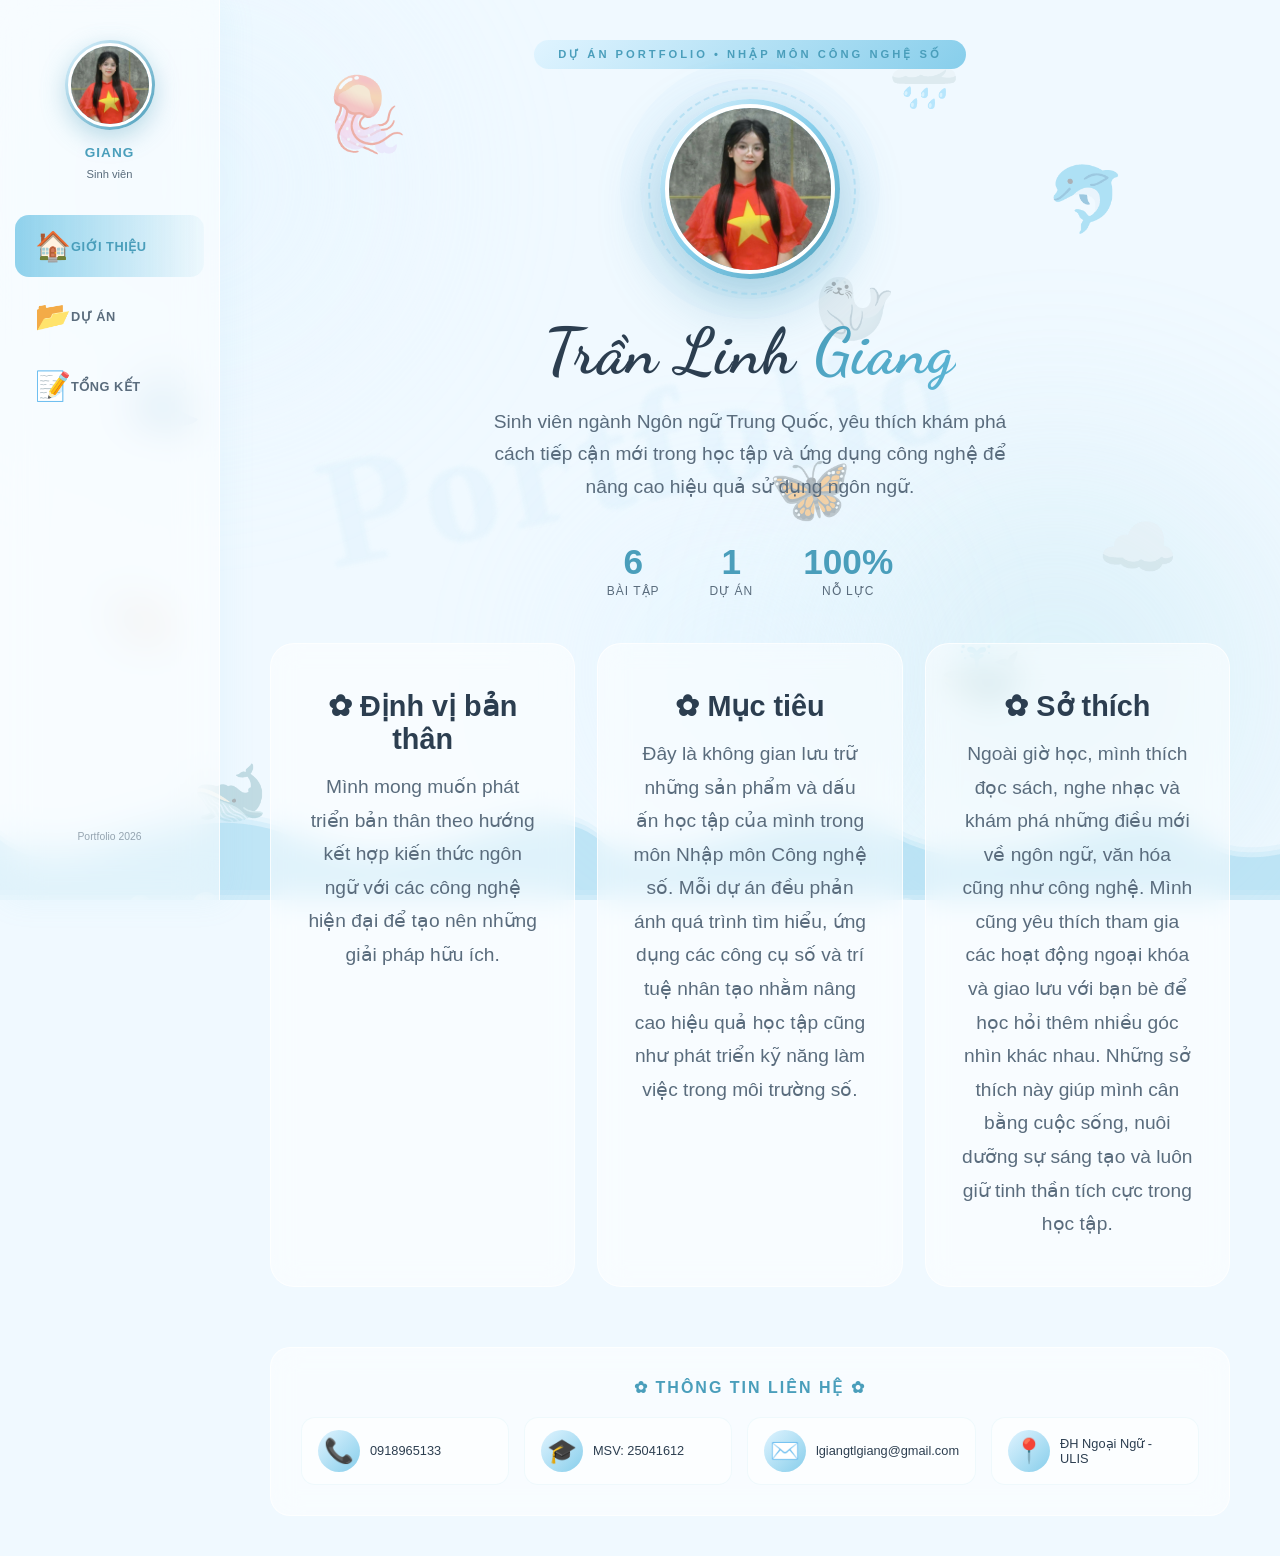
<file: index.html>
<!DOCTYPE html>
<html lang="vi">
<head>
    <meta charset="UTF-8">
    <meta name="viewport" content="width=device-width, initial-scale=1.0">
    <title>Trần Linh Giang | Digital Portfolio</title>
    <link rel="preconnect" href="https://fonts.googleapis.com">
    <link rel="preconnect" href="https://fonts.gstatic.com" crossorigin>
    <link href="https://fonts.googleapis.com/css2?family=Dancing+Script:wght@700&display=swap" rel="stylesheet">
    <link rel="stylesheet" href="css/style.css">
</head>
<body>

    <div class="decor-bg">
        <div class="soft-orb orb-1"></div>
        <div class="soft-orb orb-2"></div>
        <div class="soft-orb orb-3"></div>
    </div>

    <div class="floating-icons">
        <div class="floating-icon fi-1">🪼</div>
        <div class="floating-icon fi-2">🐬</div>
        <div class="floating-icon fi-3">🦋</div>
        <div class="floating-icon fi-4">🐳</div>
        <div class="floating-icon fi-5">🐋</div>
        <div class="floating-icon fi-6">🦭</div>
        <div class="floating-icon fi-7">🐚</div>
        <div class="floating-icon fi-8">🌊</div>
        <div class="floating-icon fi-9">☁️</div>
        <div class="floating-icon fi-10">🌧️</div>
    </div>

    <div class="bg-text">Portfolio</div>

    <!-- WAVE DECORATION -->
    <div class="wave-container">
        <div class="wave"></div>
        <div class="wave wave2"></div>
        <div class="wave wave3"></div>
    </div>

    <!-- BUBBLES -->
    <div class="bubbles">
        <div class="bubble"></div>
        <div class="bubble"></div>
        <div class="bubble"></div>
        <div class="bubble"></div>
        <div class="bubble"></div>
        <div class="bubble"></div>
        <div class="bubble"></div>
        <div class="bubble"></div>
    </div>

    <!-- SIDEBAR -->
    <aside class="sidebar">
        <div class="sidebar-avatar">
            <img src="assets/avatar.jpg" alt="Avatar">
        </div>
        <div class="sidebar-name">Giang</div>
        <div class="sidebar-role">Sinh viên</div>
        <nav class="sidebar-nav">
            <a href="index.html" class="active">
                <span class="nav-icon">🏠</span>
                <span>GIỚI THIỆU</span>
            </a>
            <a href="projects.html">
                <span class="nav-icon">📂</span>
                <span>DỰ ÁN</span>
            </a>
            <a href="summary.html">
                <span class="nav-icon">📝</span>
                <span>TỔNG KẾT</span>
            </a>
        </nav>
        <div class="sidebar-footer">
            <div class="sidebar-footer-text">Portfolio 2026</div>
        </div>
    </aside>

    <!-- MAIN CONTENT -->
    <main class="main-content">
        <section class="hero">

            <div class="hero-badge">DỰ ÁN PORTFOLIO • NHẬP MÔN CÔNG NGHỆ SỐ</div>

            <div class="hero-avatar">
                <img src="assets/avatar.jpg" alt="Trần Linh Giang">
            </div>

            <h1 class="hero-name">
                Trần Linh <span class="highlight">Giang</span>
            </h1>
            <p class="hero-tagline">
                Sinh viên ngành Ngôn ngữ Trung Quốc, yêu thích khám phá cách tiếp cận mới trong học tập và ứng dụng công nghệ để nâng cao hiệu quả sử dụng ngôn ngữ.
            </p>

            <div class="hero-stats">
                <div class="stat-item">
                    <div class="stat-number">6</div>
                    <div class="stat-label">Bài tập</div>
                </div>
                <div class="stat-item">
                    <div class="stat-number">1</div>
                    <div class="stat-label">Dự án</div>
                </div>
                <div class="stat-item">
                    <div class="stat-number">100%</div>
                    <div class="stat-label">Nỗ lực</div>
                </div>
            </div>

            <div class="hero-cards">
                <div class="hero-card">
                    <div class="hero-card-title">✿ Định vị bản thân</div>
                    <div class="hero-card-desc">Mình mong muốn phát triển bản thân theo hướng kết hợp kiến thức ngôn ngữ với các công nghệ hiện đại để tạo nên những giải pháp hữu ích.</div>
                </div>
                <div class="hero-card">
                    <div class="hero-card-title">✿ Mục tiêu</div>
                    <div class="hero-card-desc">Đây là không gian lưu trữ những sản phẩm và dấu ấn học tập của mình trong môn Nhập môn Công nghệ số. Mỗi dự án đều phản ánh quá trình tìm hiểu, ứng dụng các công cụ số và trí tuệ nhân tạo nhằm nâng cao hiệu quả học tập cũng như phát triển kỹ năng làm việc trong môi trường số.</div>
                </div>
                <div class="hero-card">
                    <div class="hero-card-title">✿ Sở thích</div>
                    <div class="hero-card-desc">Ngoài giờ học, mình thích đọc sách, nghe nhạc và khám phá những điều mới về ngôn ngữ, văn hóa cũng như công nghệ. Mình cũng yêu thích tham gia các hoạt động ngoại khóa và giao lưu với bạn bè để học hỏi thêm nhiều góc nhìn khác nhau. Những sở thích này giúp mình cân bằng cuộc sống, nuôi dưỡng sự sáng tạo và luôn giữ tinh thần tích cực trong học tập.</div>
                </div>
            </div>

        </section>

        <!-- CONTACT -->
        <div class="contact-strip">
            <div class="contact-strip-title">✿ THÔNG TIN LIÊN HỆ ✿</div>
            <div class="contact-strip-grid">
                <div class="contact-chip">
                    <div class="contact-chip-icon">📞</div>
                    <div class="contact-chip-text">0918965133</div>
                </div>
                <div class="contact-chip">
                    <div class="contact-chip-icon">🎓</div>
                    <div class="contact-chip-text">MSV: 25041612</div>
                </div>
                <div class="contact-chip">
                    <div class="contact-chip-icon">✉️</div>
                    <div class="contact-chip-text">lgiangtlgiang@gmail.com</div>
                </div>
                <div class="contact-chip">
                    <div class="contact-chip-icon">📍</div>
                    <div class="contact-chip-text">ĐH Ngoại Ngữ - ULIS</div>
                </div>
            </div>
        </div>
    </main>

</body>
</html>
</file>
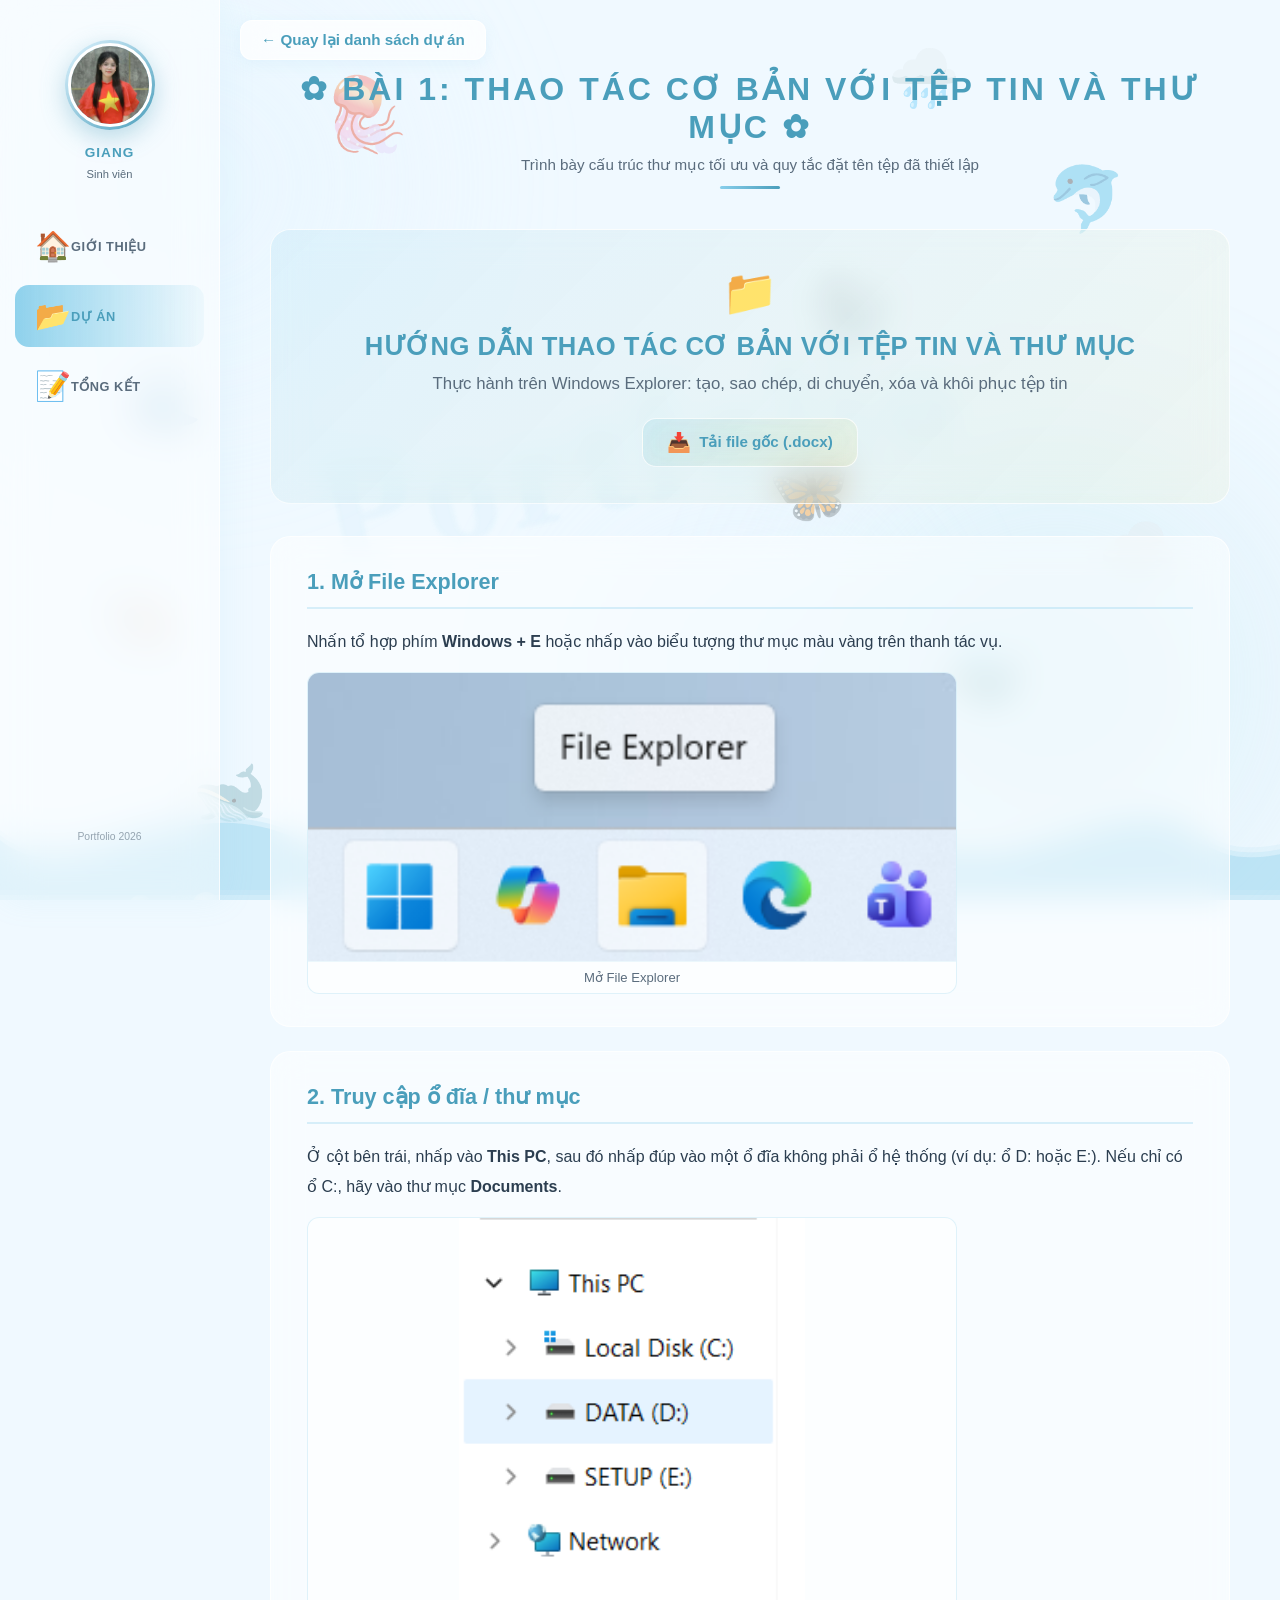
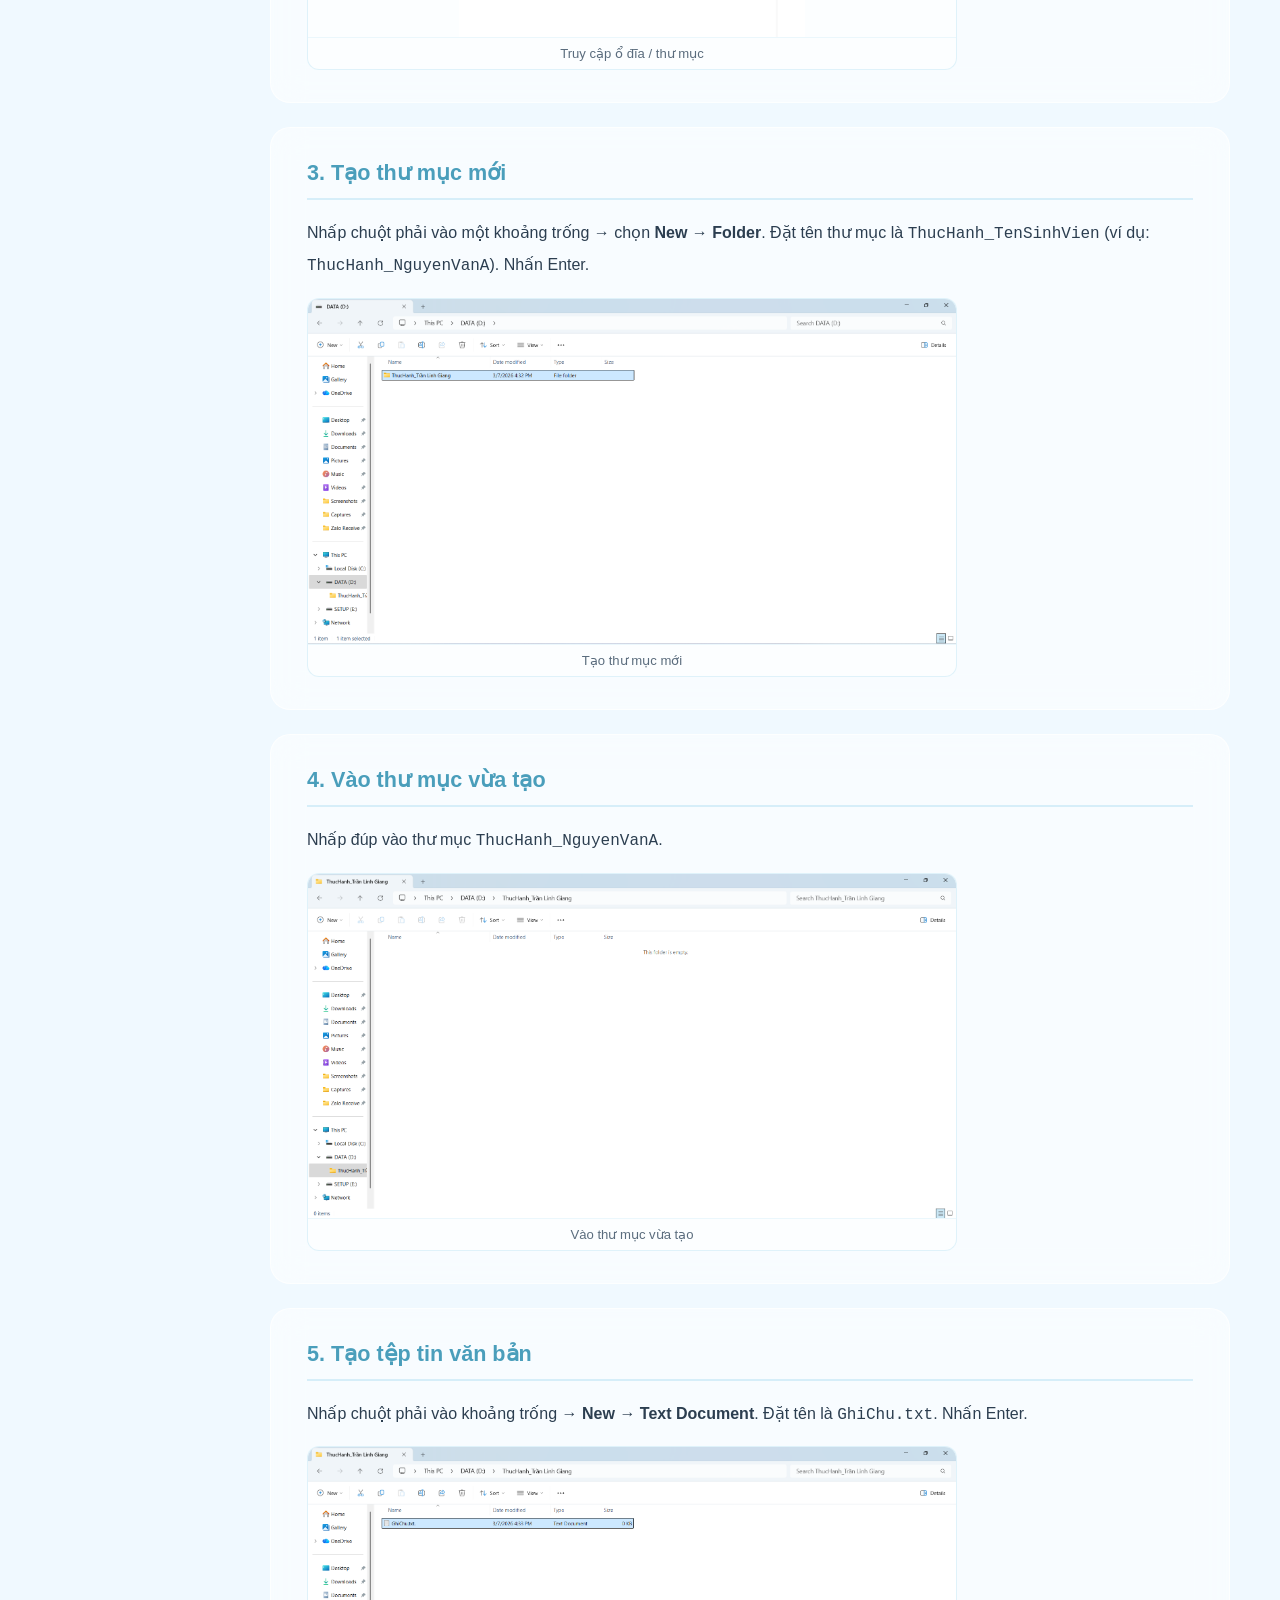
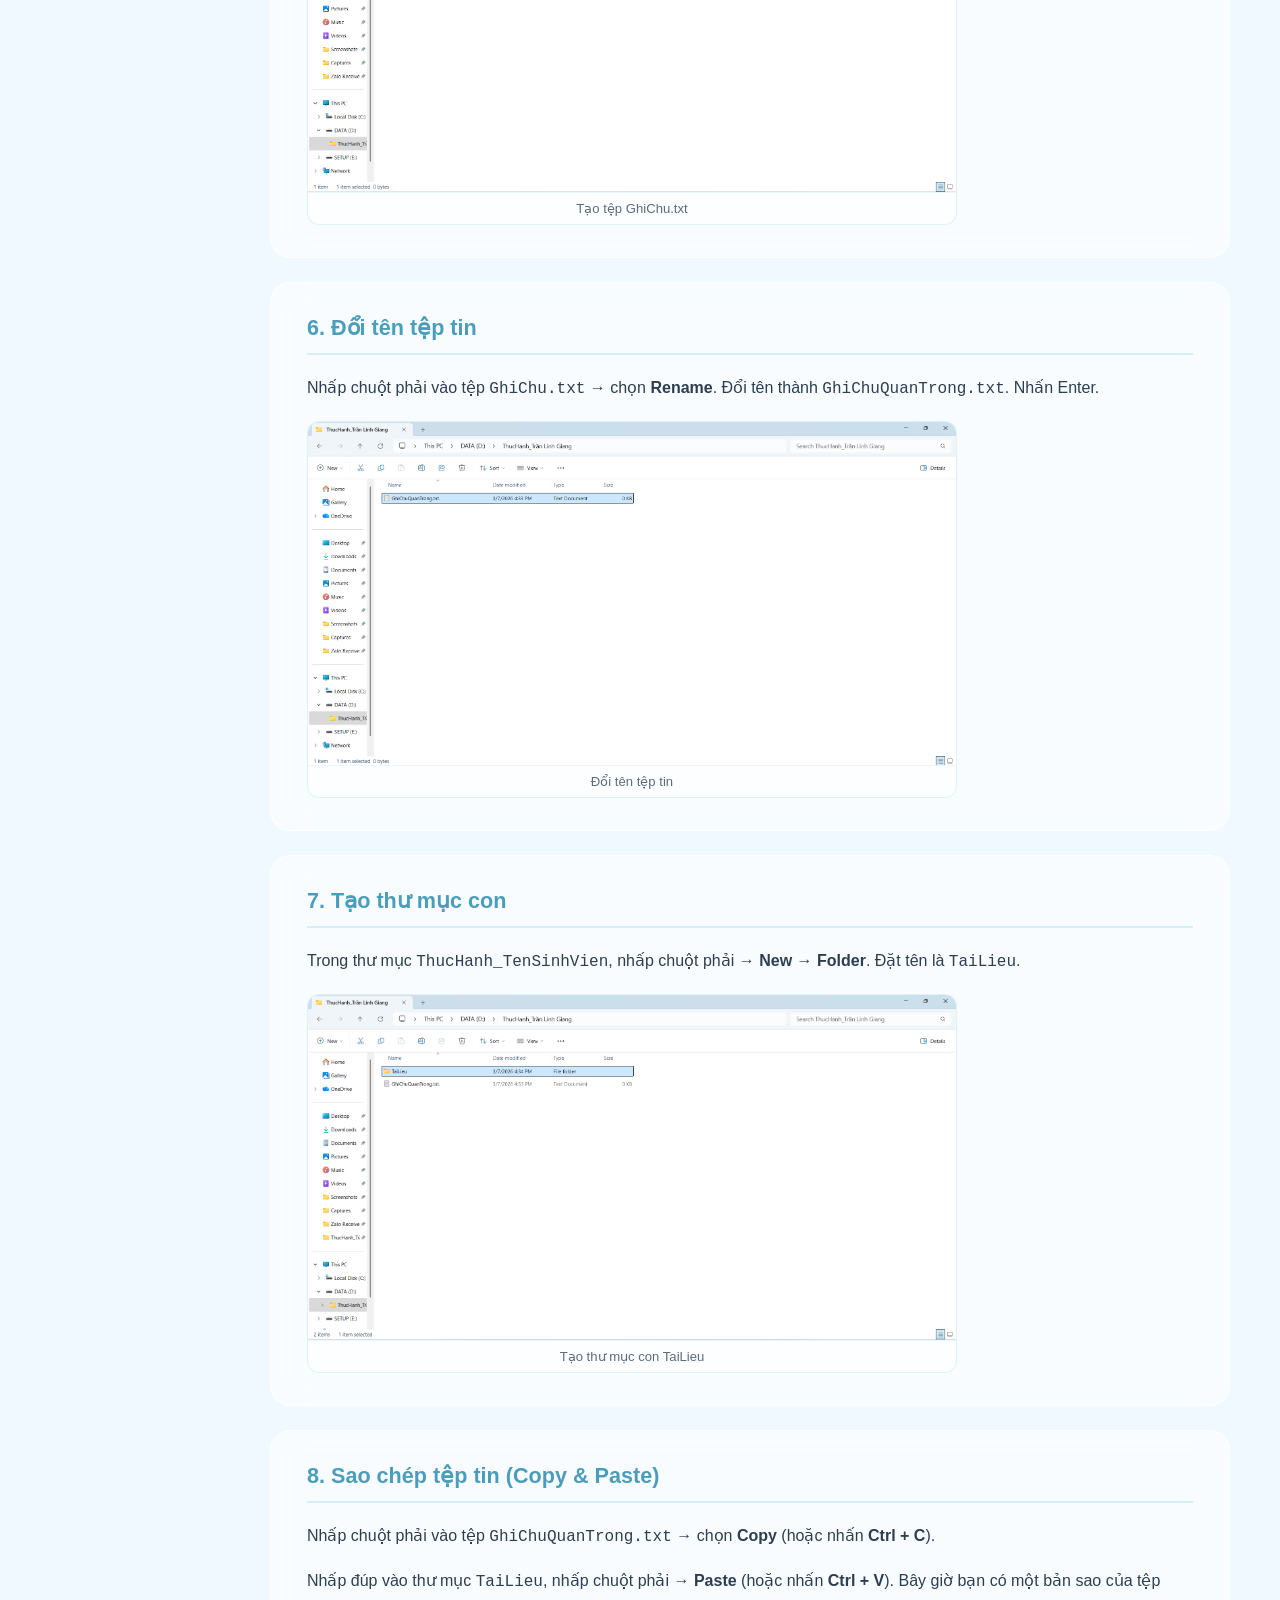
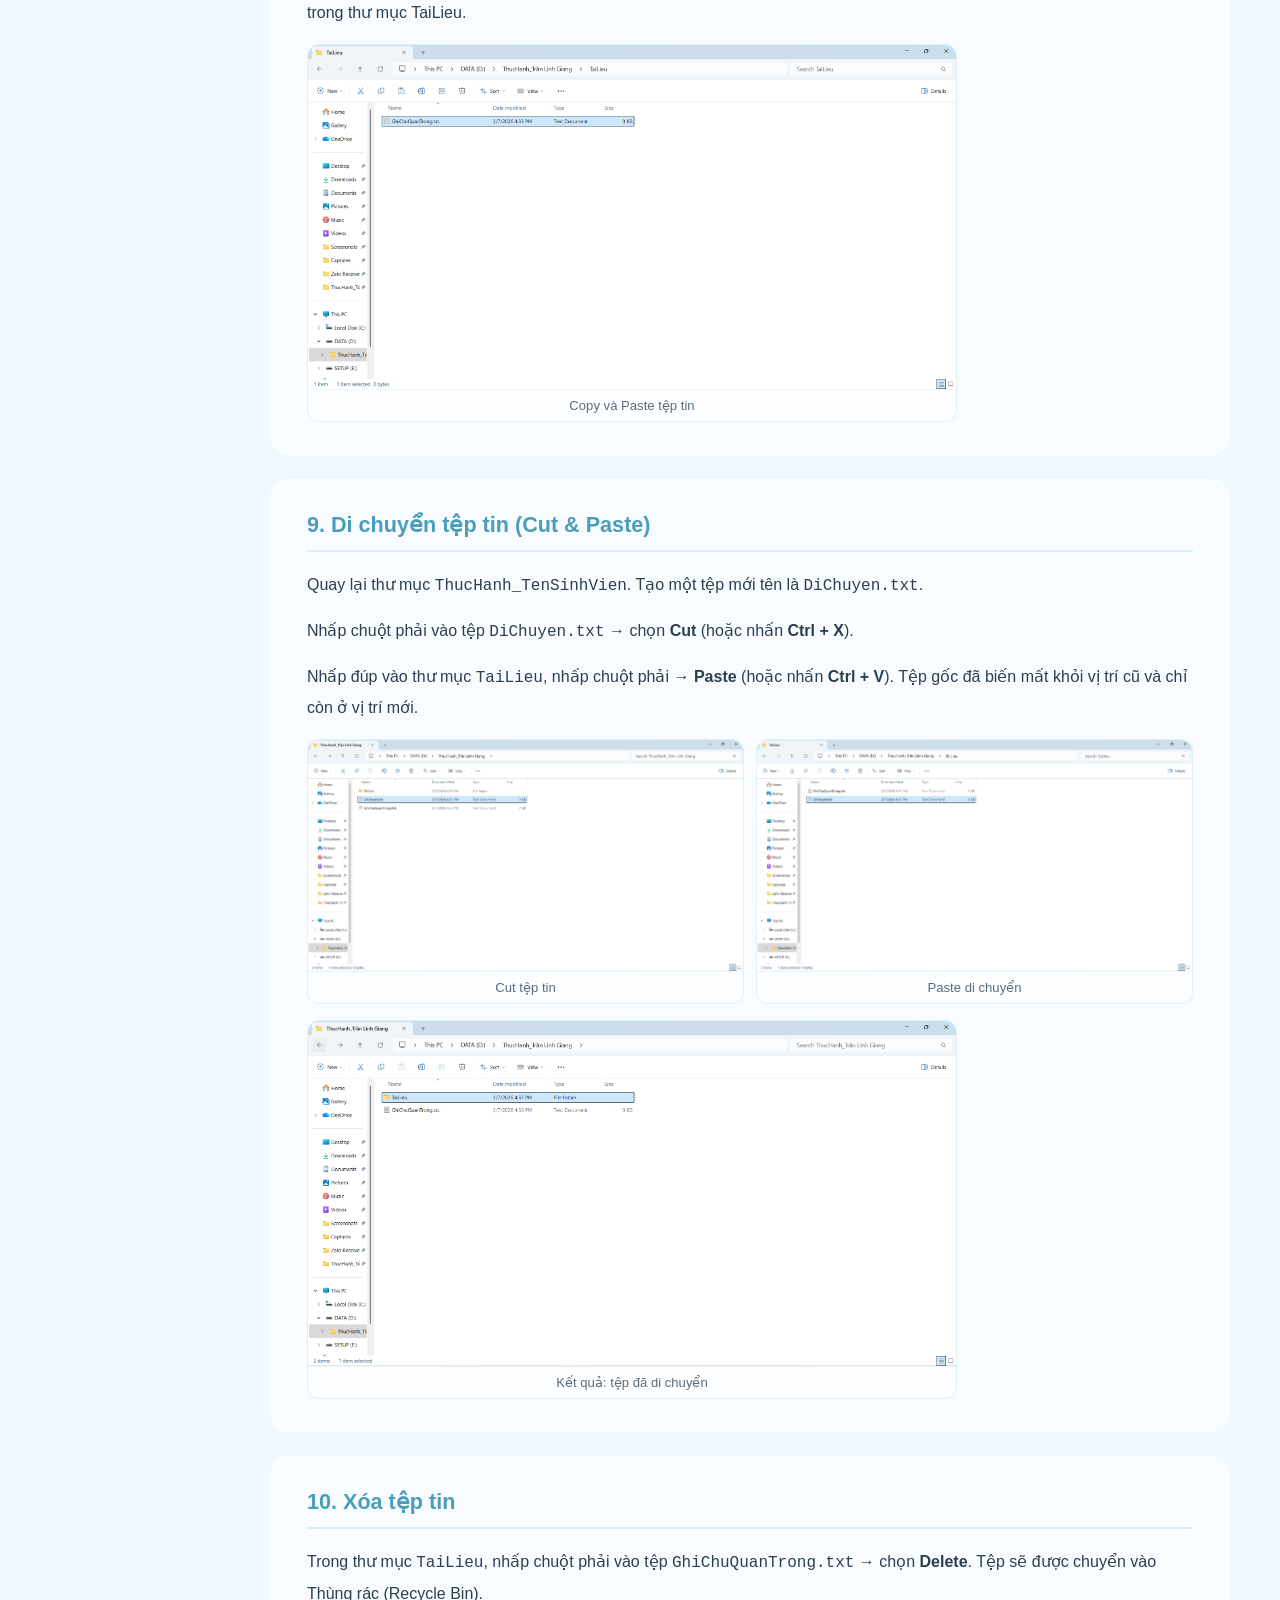
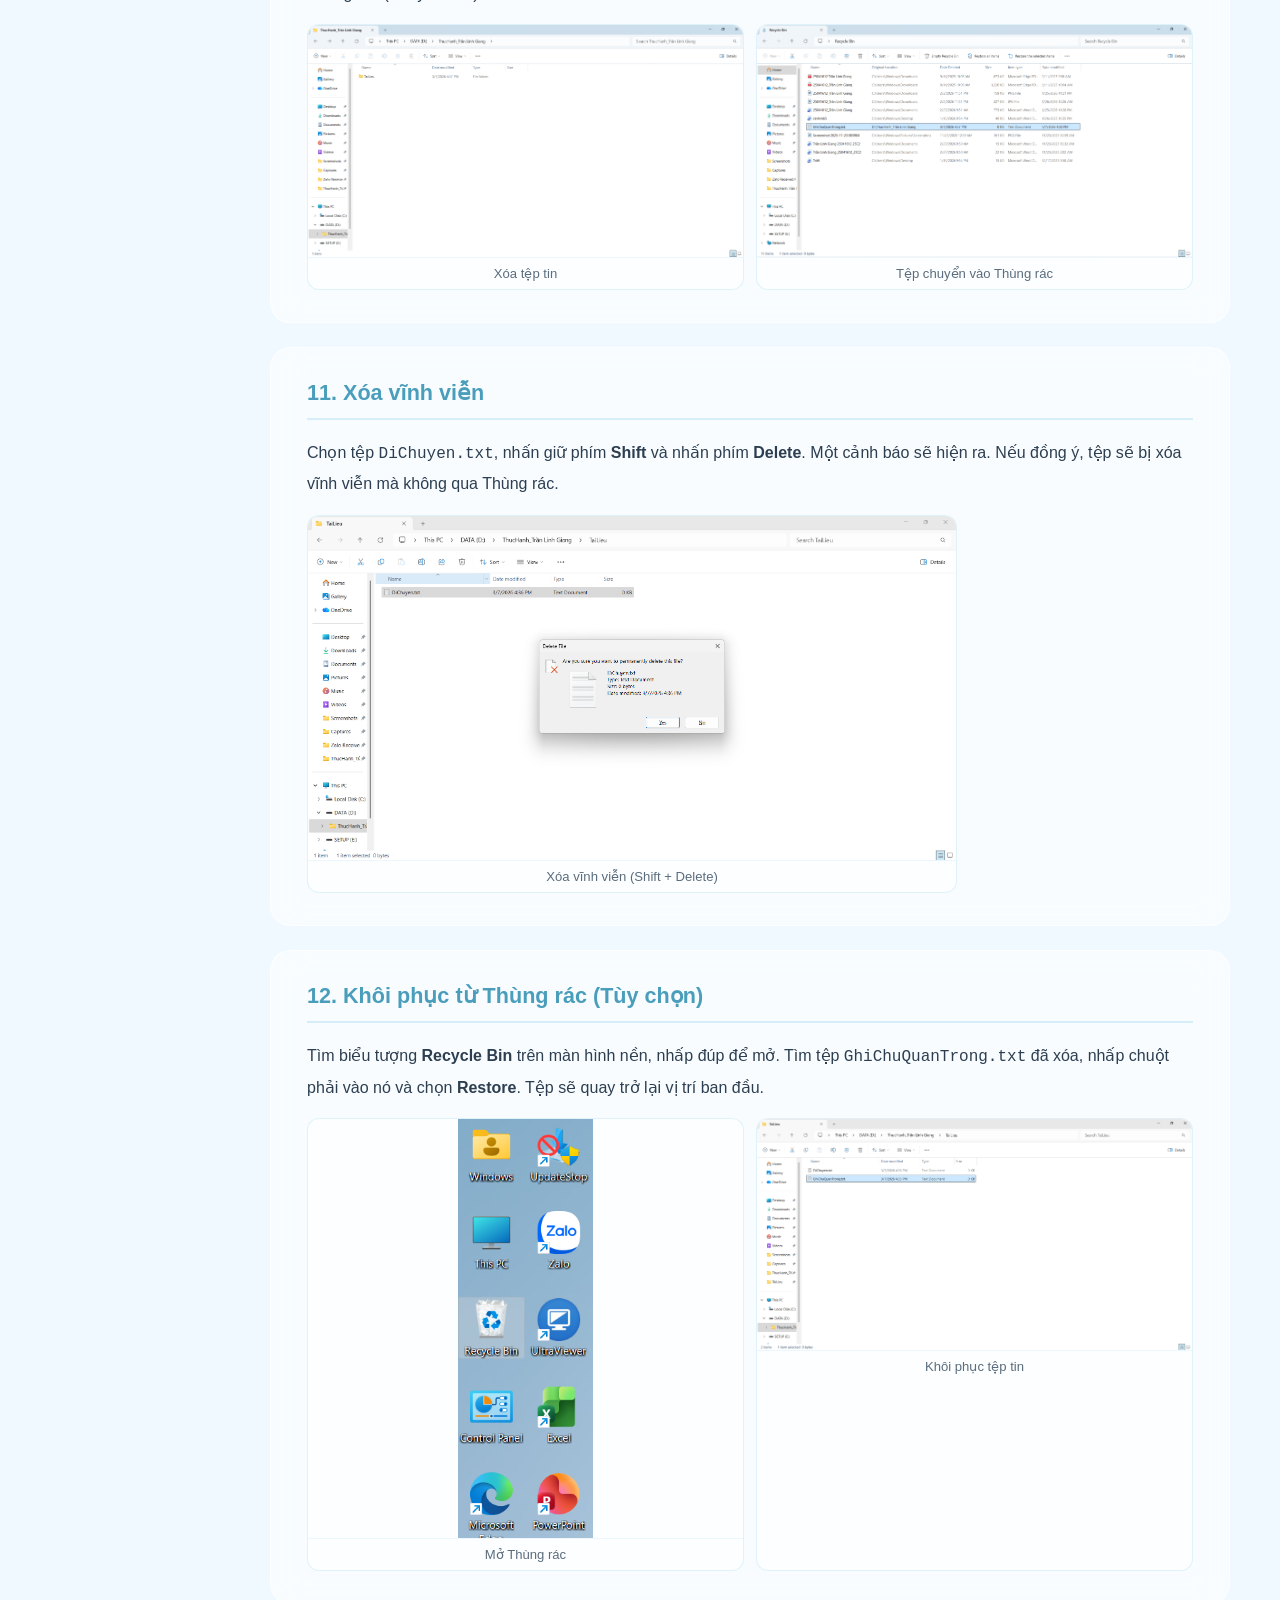
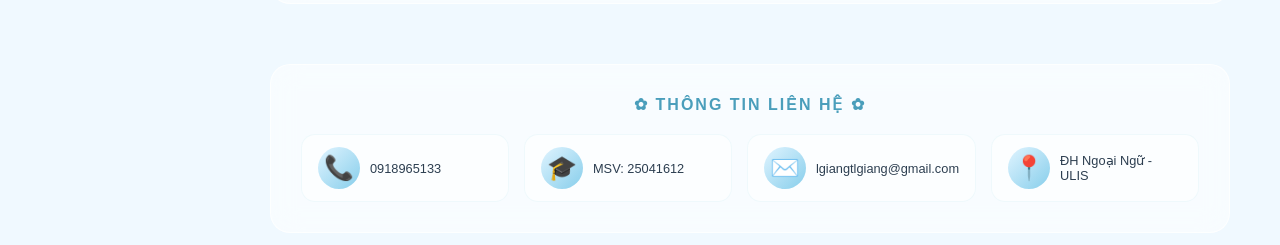
<file: bai1.html>
<!DOCTYPE html>
<html lang="vi">
<head>
    <meta charset="UTF-8">
    <meta name="viewport" content="width=device-width, initial-scale=1.0">
    <title>Bài 1: Thao tác với Tệp tin và Thư mục | Trần Linh Giang</title>
    <link rel="preconnect" href="https://fonts.googleapis.com">
    <link rel="preconnect" href="https://fonts.gstatic.com" crossorigin>
    <link href="https://fonts.googleapis.com/css2?family=Dancing+Script:wght@700&display=swap" rel="stylesheet">
    <link rel="stylesheet" href="css/style.css">
</head>
<body>

    <div class="decor-bg">
        <div class="soft-orb orb-1"></div>
        <div class="soft-orb orb-2"></div>
        <div class="soft-orb orb-3"></div>
    </div>

    <div class="floating-icons">
        <div class="floating-icon fi-1">🪼</div>
        <div class="floating-icon fi-2">🐬</div>
        <div class="floating-icon fi-3">🦋</div>
        <div class="floating-icon fi-4">🐳</div>
        <div class="floating-icon fi-5">🐋</div>
        <div class="floating-icon fi-6">🦭</div>
        <div class="floating-icon fi-7">🐚</div>
        <div class="floating-icon fi-8">🌊</div>
        <div class="floating-icon fi-9">☁️</div>
        <div class="floating-icon fi-10">🌧️</div>
    </div>

    <div class="bg-text">Portfolio</div>

    <div class="wave-container">
        <div class="wave"></div>
        <div class="wave wave2"></div>
        <div class="wave wave3"></div>
    </div>

    <div class="bubbles">
        <div class="bubble"></div>
        <div class="bubble"></div>
        <div class="bubble"></div>
        <div class="bubble"></div>
        <div class="bubble"></div>
        <div class="bubble"></div>
        <div class="bubble"></div>
        <div class="bubble"></div>
    </div>

    <!-- SIDEBAR -->
    <aside class="sidebar">
        <div class="sidebar-avatar">
            <img src="assets/avatar.jpg" alt="Avatar">
        </div>
        <div class="sidebar-name">Giang</div>
        <div class="sidebar-role">Sinh viên</div>
        <nav class="sidebar-nav">
            <a href="index.html">
                <span class="nav-icon">🏠</span>
                <span>GIỚI THIỆU</span>
            </a>
            <a href="projects.html" class="active">
                <span class="nav-icon">📂</span>
                <span>DỰ ÁN</span>
            </a>
            <a href="summary.html">
                <span class="nav-icon">📝</span>
                <span>TỔNG KẾT</span>
            </a>
        </nav>
        <div class="sidebar-footer">
            <div class="sidebar-footer-text">Portfolio 2026</div>
        </div>
    </aside>

    <!-- MAIN CONTENT -->
    <main class="main-content">

        <a href="projects.html" class="back-link">← Quay lại danh sách dự án</a>

        <div class="page-header">
            <div class="page-header-title">✿ BÀI 1: THAO TÁC CƠ BẢN VỚI TỆP TIN VÀ THƯ MỤC ✿</div>
            <div class="page-header-subtitle">Trình bày cấu trúc thư mục tối ưu và quy tắc đặt tên tệp đã thiết lập</div>
        </div>

        <div class="hw-report-title">
            <div class="hw-report-icon">📁</div>
            <div class="hw-report-main">HƯỚNG DẪN THAO TÁC CƠ BẢN VỚI TỆP TIN VÀ THƯ MỤC</div>
            <div class="hw-report-topic">Thực hành trên Windows Explorer: tạo, sao chép, di chuyển, xóa và khôi phục tệp tin</div>
            <a href="https://tlgiang.github.io/assets/hw/tmplbvoat_bt1_25041612_tran-linh-giang.docx" class="hw-download" download><span class="hw-download-icon">📥</span> Tải file gốc (.docx)</a>
        </div>

        <!-- STEPS -->
        <div class="hw-section">
            <div class="hw-section-title">1. Mở File Explorer</div>
            <div class="hw-section-body">
                <p>Nhấn tổ hợp phím <strong>Windows + E</strong> hoặc nhấp vào biểu tượng thư mục màu vàng trên thanh tác vụ.</p>
                <div class="hw-images">
                    <div class="hw-img-wrap single"><img src="assets/hw/images/bai1/image1.png" alt="Mở File Explorer"><div class="hw-img-caption">Mở File Explorer</div></div>
                </div>
            </div>
        </div>

        <div class="hw-section">
            <div class="hw-section-title">2. Truy cập ổ đĩa / thư mục</div>
            <div class="hw-section-body">
                <p>Ở cột bên trái, nhấp vào <strong>This PC</strong>, sau đó nhấp đúp vào một ổ đĩa không phải ổ hệ thống (ví dụ: ổ D: hoặc E:). Nếu chỉ có ổ C:, hãy vào thư mục <strong>Documents</strong>.</p>
                <div class="hw-images">
                    <div class="hw-img-wrap single"><img src="assets/hw/images/bai1/image2.png" alt="Truy cập ổ đĩa"><div class="hw-img-caption">Truy cập ổ đĩa / thư mục</div></div>
                </div>
            </div>
        </div>

        <div class="hw-section">
            <div class="hw-section-title">3. Tạo thư mục mới</div>
            <div class="hw-section-body">
                <p>Nhấp chuột phải vào một khoảng trống → chọn <strong>New → Folder</strong>. Đặt tên thư mục là <code>ThucHanh_TenSinhVien</code> (ví dụ: <code>ThucHanh_NguyenVanA</code>). Nhấn Enter.</p>
                <div class="hw-images">
                    <div class="hw-img-wrap single"><img src="assets/hw/images/bai1/image3.png" alt="Tạo thư mục mới"><div class="hw-img-caption">Tạo thư mục mới</div></div>
                </div>
            </div>
        </div>

        <div class="hw-section">
            <div class="hw-section-title">4. Vào thư mục vừa tạo</div>
            <div class="hw-section-body">
                <p>Nhấp đúp vào thư mục <code>ThucHanh_NguyenVanA</code>.</p>
                <div class="hw-images">
                    <div class="hw-img-wrap single"><img src="assets/hw/images/bai1/image4.png" alt="Vào thư mục"><div class="hw-img-caption">Vào thư mục vừa tạo</div></div>
                </div>
            </div>
        </div>

        <div class="hw-section">
            <div class="hw-section-title">5. Tạo tệp tin văn bản</div>
            <div class="hw-section-body">
                <p>Nhấp chuột phải vào khoảng trống → <strong>New → Text Document</strong>. Đặt tên là <code>GhiChu.txt</code>. Nhấn Enter.</p>
                <div class="hw-images">
                    <div class="hw-img-wrap single"><img src="assets/hw/images/bai1/image5.png" alt="Tạo tệp tin"><div class="hw-img-caption">Tạo tệp GhiChu.txt</div></div>
                </div>
            </div>
        </div>

        <div class="hw-section">
            <div class="hw-section-title">6. Đổi tên tệp tin</div>
            <div class="hw-section-body">
                <p>Nhấp chuột phải vào tệp <code>GhiChu.txt</code> → chọn <strong>Rename</strong>. Đổi tên thành <code>GhiChuQuanTrong.txt</code>. Nhấn Enter.</p>
                <div class="hw-images">
                    <div class="hw-img-wrap single"><img src="assets/hw/images/bai1/image6.png" alt="Đổi tên tệp tin"><div class="hw-img-caption">Đổi tên tệp tin</div></div>
                </div>
            </div>
        </div>

        <div class="hw-section">
            <div class="hw-section-title">7. Tạo thư mục con</div>
            <div class="hw-section-body">
                <p>Trong thư mục <code>ThucHanh_TenSinhVien</code>, nhấp chuột phải → <strong>New → Folder</strong>. Đặt tên là <code>TaiLieu</code>.</p>
                <div class="hw-images">
                    <div class="hw-img-wrap single"><img src="assets/hw/images/bai1/image7.png" alt="Tạo thư mục con"><div class="hw-img-caption">Tạo thư mục con TaiLieu</div></div>
                </div>
            </div>
        </div>

        <div class="hw-section">
            <div class="hw-section-title">8. Sao chép tệp tin (Copy & Paste)</div>
            <div class="hw-section-body">
                <p>Nhấp chuột phải vào tệp <code>GhiChuQuanTrong.txt</code> → chọn <strong>Copy</strong> (hoặc nhấn <strong>Ctrl + C</strong>).</p>
                <p>Nhấp đúp vào thư mục <code>TaiLieu</code>, nhấp chuột phải → <strong>Paste</strong> (hoặc nhấn <strong>Ctrl + V</strong>). Bây giờ bạn có một bản sao của tệp trong thư mục TaiLieu.</p>
                <div class="hw-images">
                    <div class="hw-img-wrap single"><img src="assets/hw/images/bai1/image8.png" alt="Copy & Paste"><div class="hw-img-caption">Copy và Paste tệp tin</div></div>
                </div>
            </div>
        </div>

        <div class="hw-section">
            <div class="hw-section-title">9. Di chuyển tệp tin (Cut & Paste)</div>
            <div class="hw-section-body">
                <p>Quay lại thư mục <code>ThucHanh_TenSinhVien</code>. Tạo một tệp mới tên là <code>DiChuyen.txt</code>.</p>
                <p>Nhấp chuột phải vào tệp <code>DiChuyen.txt</code> → chọn <strong>Cut</strong> (hoặc nhấn <strong>Ctrl + X</strong>).</p>
                <p>Nhấp đúp vào thư mục <code>TaiLieu</code>, nhấp chuột phải → <strong>Paste</strong> (hoặc nhấn <strong>Ctrl + V</strong>). Tệp gốc đã biến mất khỏi vị trí cũ và chỉ còn ở vị trí mới.</p>
                <div class="hw-images">
                    <div class="hw-img-wrap"><img src="assets/hw/images/bai1/image9.png" alt="Cut tệp tin"><div class="hw-img-caption">Cut tệp tin</div></div>
                    <div class="hw-img-wrap"><img src="assets/hw/images/bai1/image10.png" alt="Paste di chuyển"><div class="hw-img-caption">Paste di chuyển</div></div>
                </div>
                <div class="hw-images">
                    <div class="hw-img-wrap single"><img src="assets/hw/images/bai1/image11.png" alt="Kết quả di chuyển"><div class="hw-img-caption">Kết quả: tệp đã di chuyển</div></div>
                </div>
            </div>
        </div>

        <div class="hw-section">
            <div class="hw-section-title">10. Xóa tệp tin</div>
            <div class="hw-section-body">
                <p>Trong thư mục <code>TaiLieu</code>, nhấp chuột phải vào tệp <code>GhiChuQuanTrong.txt</code> → chọn <strong>Delete</strong>. Tệp sẽ được chuyển vào Thùng rác (Recycle Bin).</p>
                <div class="hw-images">
                    <div class="hw-img-wrap"><img src="assets/hw/images/bai1/image12.png" alt="Xóa tệp tin"><div class="hw-img-caption">Xóa tệp tin</div></div>
                    <div class="hw-img-wrap"><img src="assets/hw/images/bai1/image13.png" alt="Thùng rác"><div class="hw-img-caption">Tệp chuyển vào Thùng rác</div></div>
                </div>
            </div>
        </div>

        <div class="hw-section">
            <div class="hw-section-title">11. Xóa vĩnh viễn</div>
            <div class="hw-section-body">
                <p>Chọn tệp <code>DiChuyen.txt</code>, nhấn giữ phím <strong>Shift</strong> và nhấn phím <strong>Delete</strong>. Một cảnh báo sẽ hiện ra. Nếu đồng ý, tệp sẽ bị xóa vĩnh viễn mà không qua Thùng rác.</p>
                <div class="hw-images">
                    <div class="hw-img-wrap single"><img src="assets/hw/images/bai1/image14.png" alt="Xóa vĩnh viễn"><div class="hw-img-caption">Xóa vĩnh viễn (Shift + Delete)</div></div>
                </div>
            </div>
        </div>

        <div class="hw-section">
            <div class="hw-section-title">12. Khôi phục từ Thùng rác (Tùy chọn)</div>
            <div class="hw-section-body">
                <p>Tìm biểu tượng <strong>Recycle Bin</strong> trên màn hình nền, nhấp đúp để mở. Tìm tệp <code>GhiChuQuanTrong.txt</code> đã xóa, nhấp chuột phải vào nó và chọn <strong>Restore</strong>. Tệp sẽ quay trở lại vị trí ban đầu.</p>
                <div class="hw-images">
                    <div class="hw-img-wrap"><img src="assets/hw/images/bai1/image15.png" alt="Thùng rác"><div class="hw-img-caption">Mở Thùng rác</div></div>
                    <div class="hw-img-wrap"><img src="assets/hw/images/bai1/image16.png" alt="Restore"><div class="hw-img-caption">Khôi phục tệp tin</div></div>
                </div>
            </div>
        </div>

        <!-- CONTACT -->
        <div class="contact-strip">
            <div class="contact-strip-title">✿ THÔNG TIN LIÊN HỆ ✿</div>
            <div class="contact-strip-grid">
                <div class="contact-chip">
                    <div class="contact-chip-icon">📞</div>
                    <div class="contact-chip-text">0918965133</div>
                </div>
                <div class="contact-chip">
                    <div class="contact-chip-icon">🎓</div>
                    <div class="contact-chip-text">MSV: 25041612</div>
                </div>
                <div class="contact-chip">
                    <div class="contact-chip-icon">✉️</div>
                    <div class="contact-chip-text">lgiangtlgiang@gmail.com</div>
                </div>
                <div class="contact-chip">
                    <div class="contact-chip-icon">📍</div>
                    <div class="contact-chip-text">ĐH Ngoại Ngữ - ULIS</div>
                </div>
            </div>
        </div>

    </main>

</body>
</html>
</file>
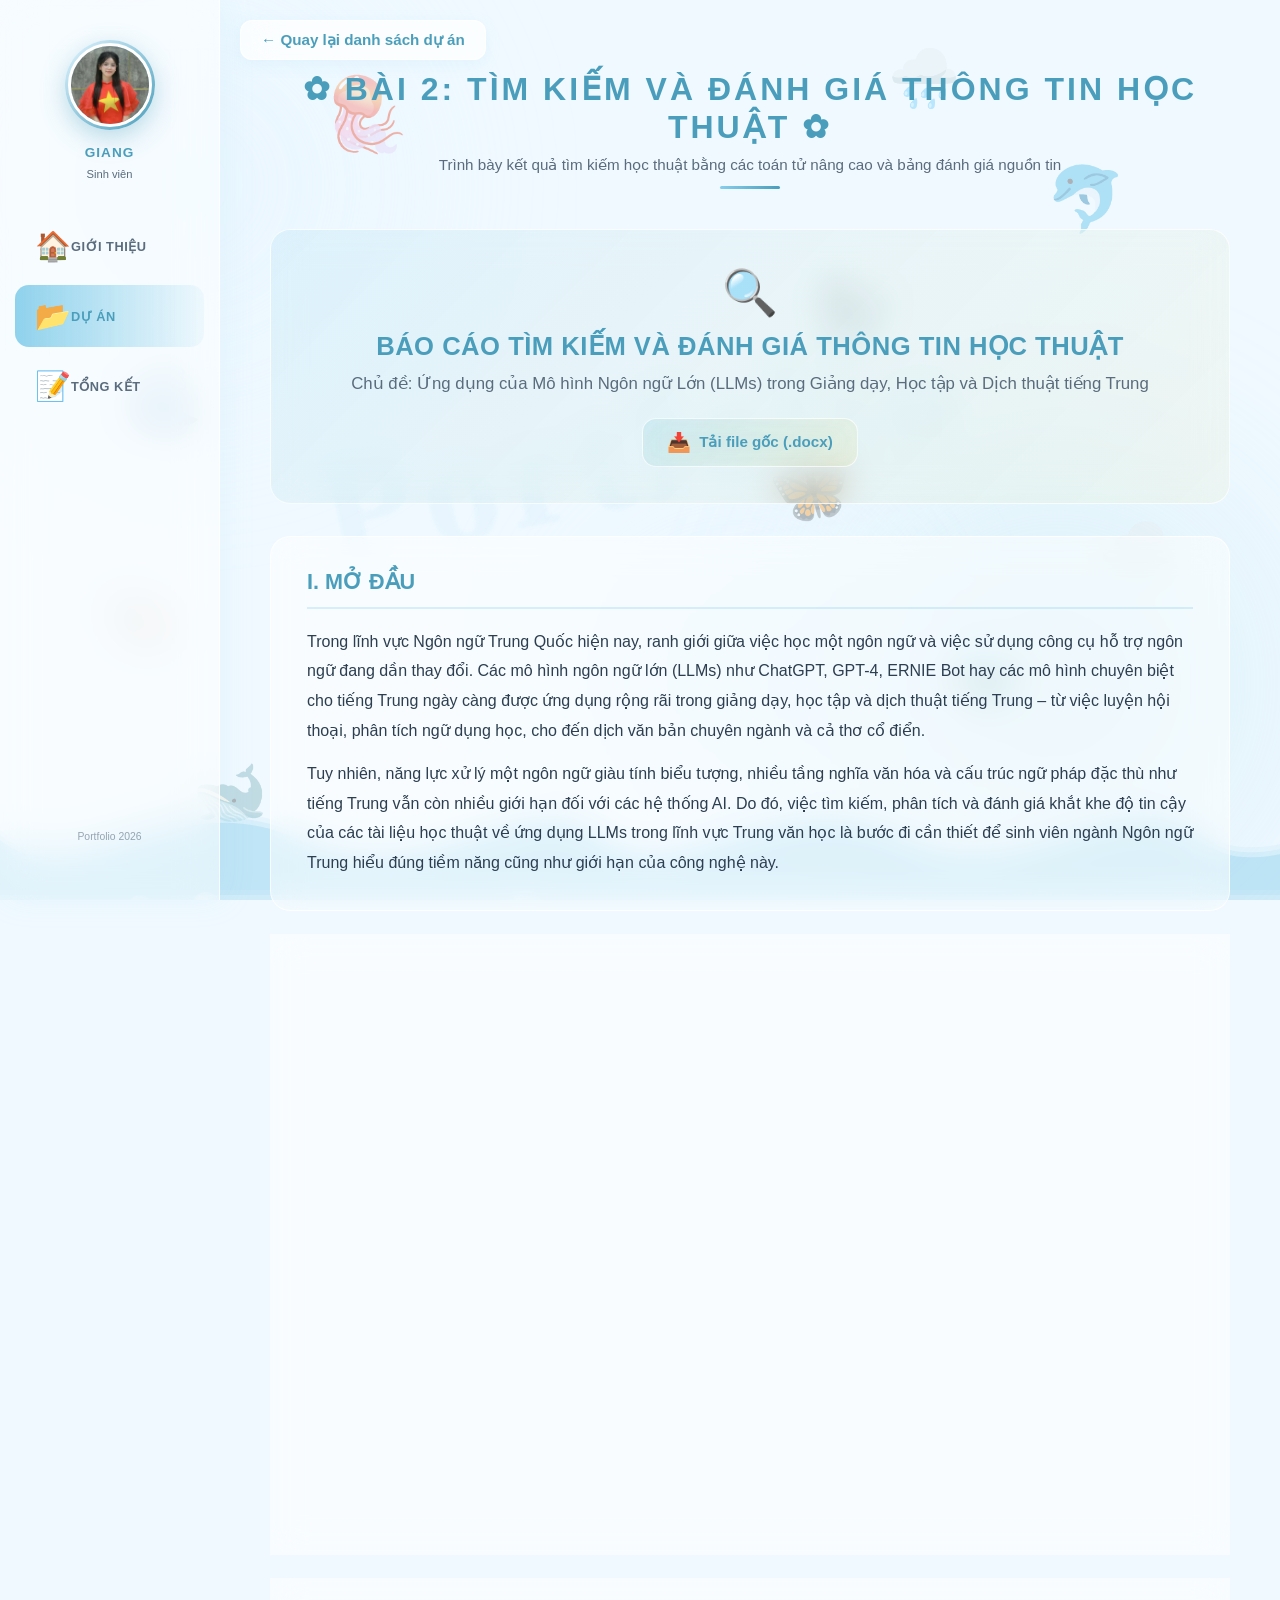
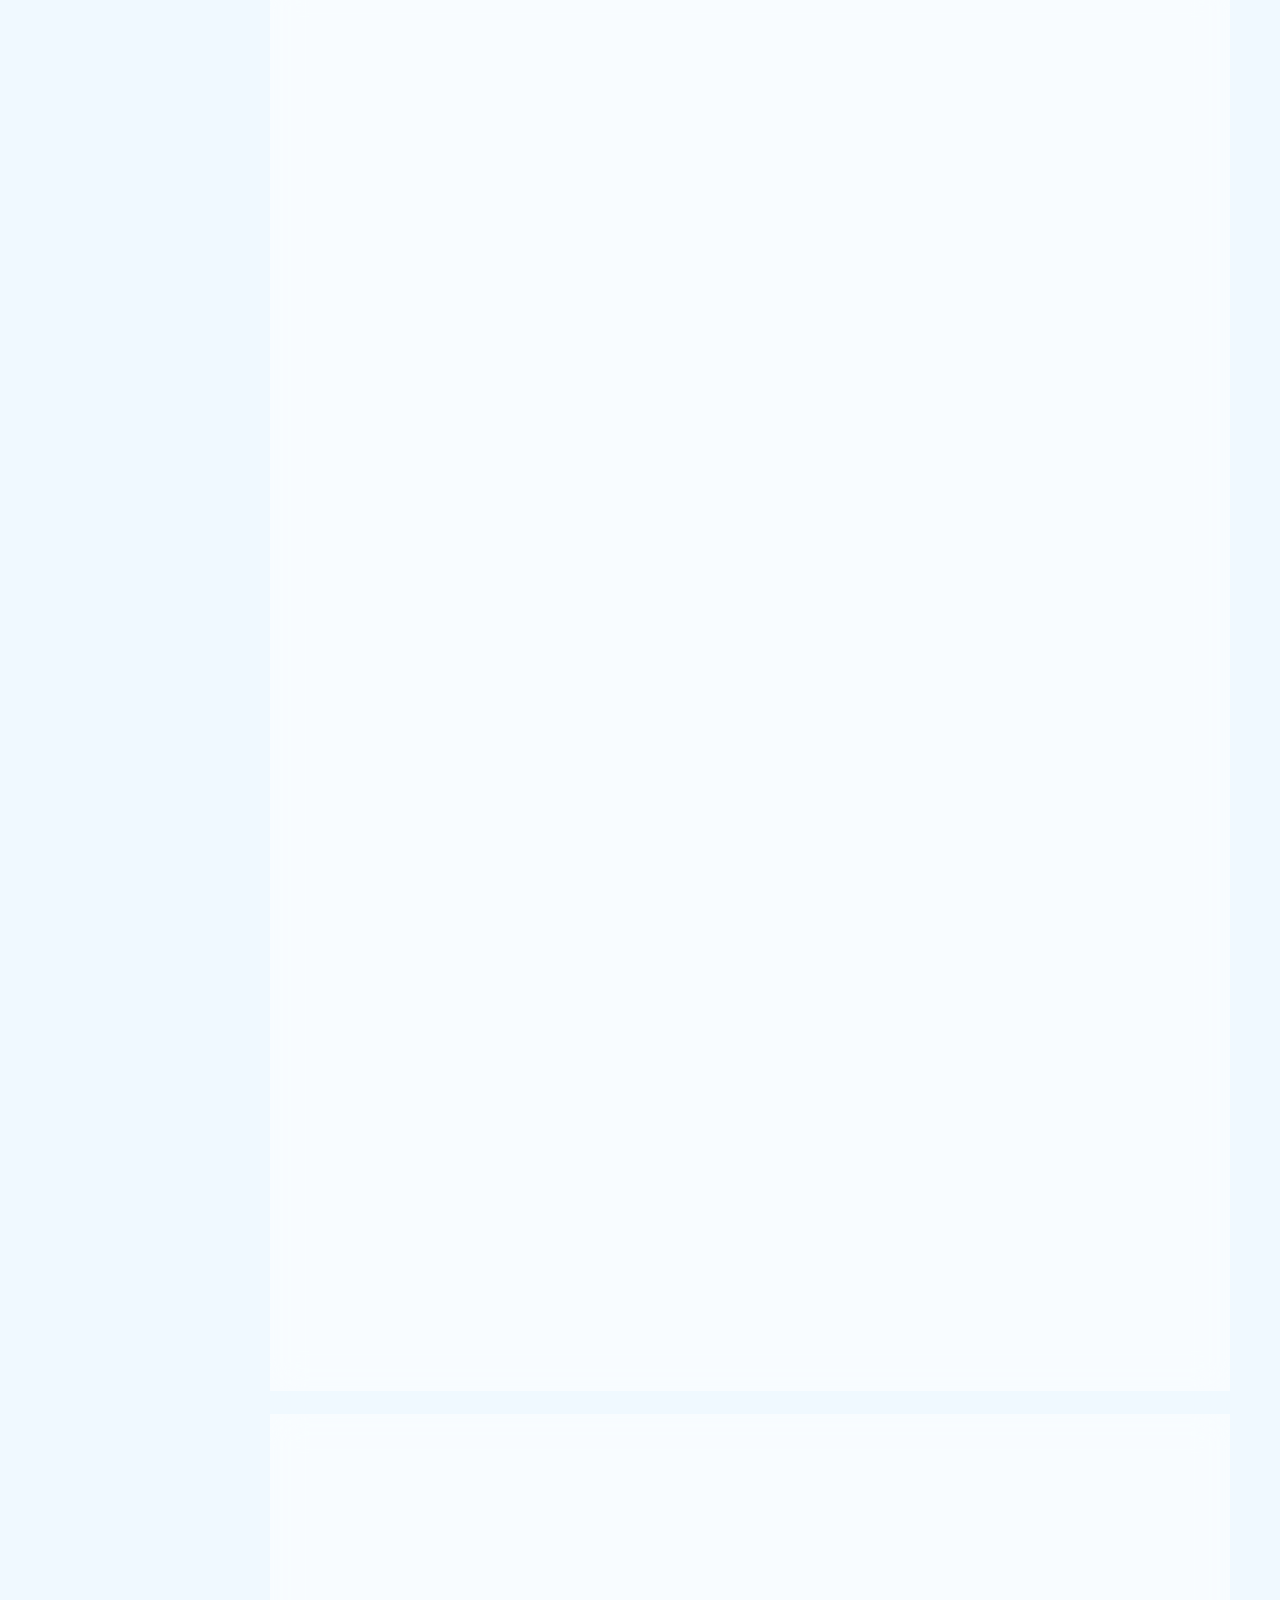
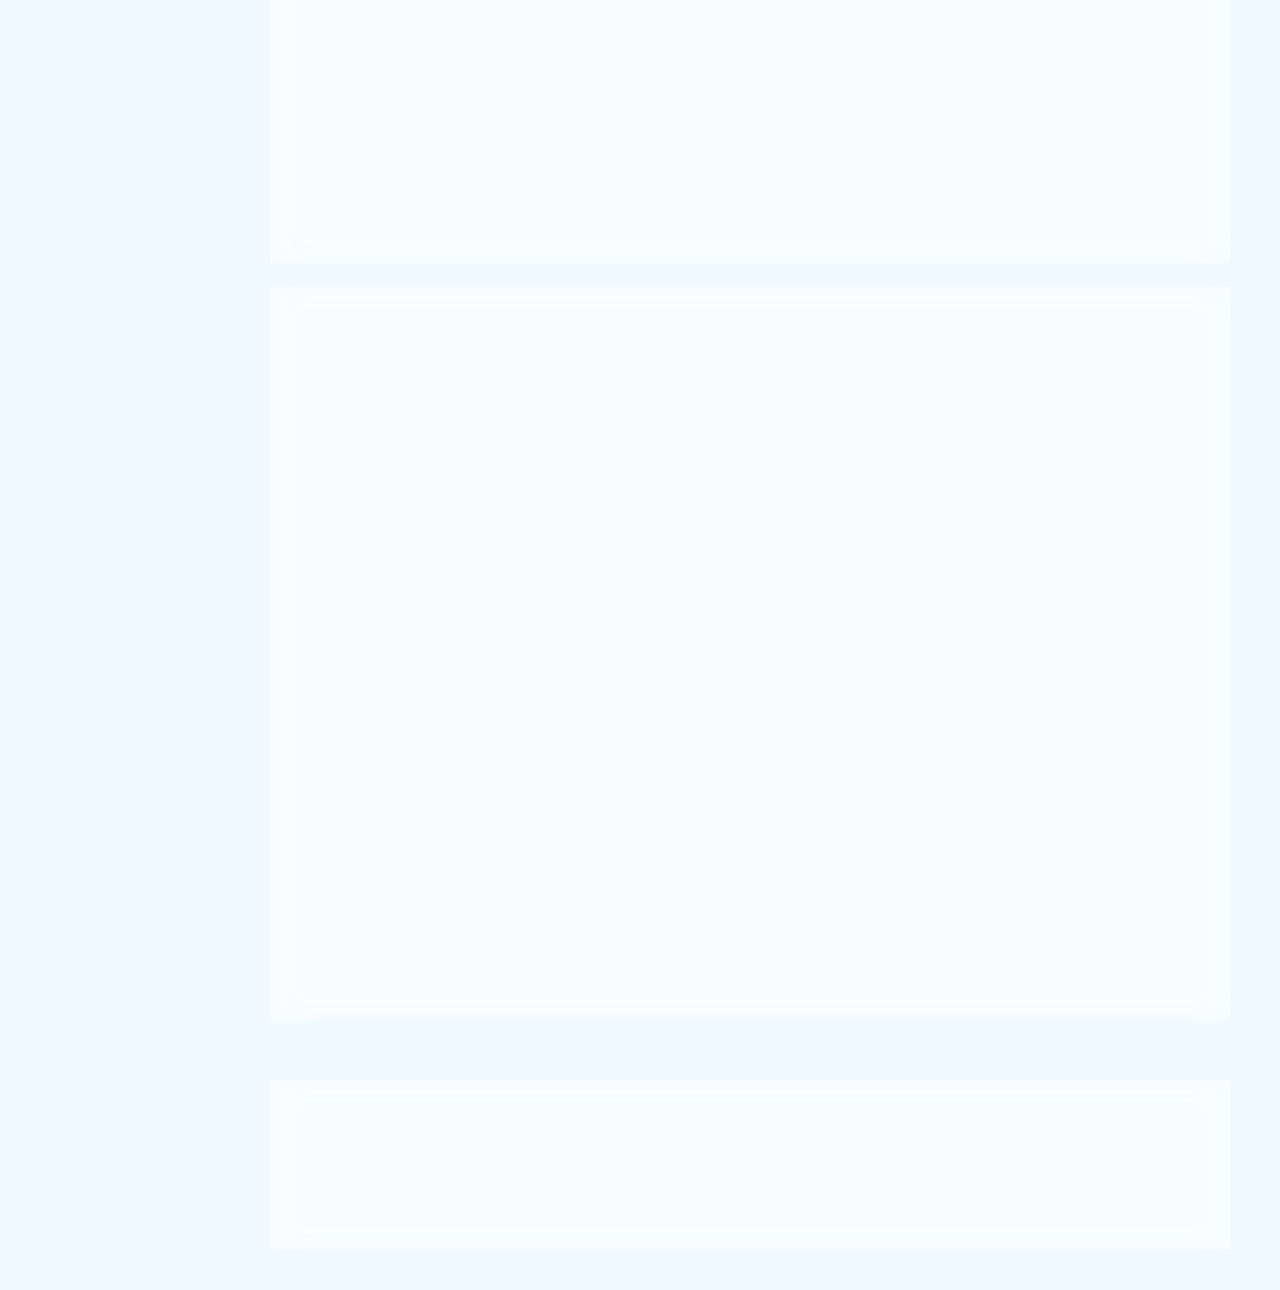
<file: bai2.html>
<!DOCTYPE html>
<html lang="vi">
<head>
    <meta charset="UTF-8">
    <meta name="viewport" content="width=device-width, initial-scale=1.0">
    <title>Bài 2: Tìm kiếm và Đánh giá Thông tin Học thuật | Trần Linh Giang</title>
    <link rel="preconnect" href="https://fonts.googleapis.com">
    <link rel="preconnect" href="https://fonts.gstatic.com" crossorigin>
    <link href="https://fonts.googleapis.com/css2?family=Dancing+Script:wght@700&display=swap" rel="stylesheet">
    <link rel="stylesheet" href="css/style.css">
</head>
<body>

    <div class="decor-bg">
        <div class="soft-orb orb-1"></div>
        <div class="soft-orb orb-2"></div>
        <div class="soft-orb orb-3"></div>
    </div>

    <div class="floating-icons">
        <div class="floating-icon fi-1">🪼</div>
        <div class="floating-icon fi-2">🐬</div>
        <div class="floating-icon fi-3">🦋</div>
        <div class="floating-icon fi-4">🐳</div>
        <div class="floating-icon fi-5">🐋</div>
        <div class="floating-icon fi-6">🦭</div>
        <div class="floating-icon fi-7">🐚</div>
        <div class="floating-icon fi-8">🌊</div>
        <div class="floating-icon fi-9">☁️</div>
        <div class="floating-icon fi-10">🌧️</div>
    </div>

    <div class="bg-text">Portfolio</div>

    <div class="wave-container">
        <div class="wave"></div>
        <div class="wave wave2"></div>
        <div class="wave wave3"></div>
    </div>

    <div class="bubbles">
        <div class="bubble"></div>
        <div class="bubble"></div>
        <div class="bubble"></div>
        <div class="bubble"></div>
        <div class="bubble"></div>
        <div class="bubble"></div>
        <div class="bubble"></div>
        <div class="bubble"></div>
    </div>

    <!-- SIDEBAR -->
    <aside class="sidebar">
        <div class="sidebar-avatar">
            <img src="assets/avatar.jpg" alt="Avatar">
        </div>
        <div class="sidebar-name">Giang</div>
        <div class="sidebar-role">Sinh viên</div>
        <nav class="sidebar-nav">
            <a href="index.html">
                <span class="nav-icon">🏠</span>
                <span>GIỚI THIỆU</span>
            </a>
            <a href="projects.html" class="active">
                <span class="nav-icon">📂</span>
                <span>DỰ ÁN</span>
            </a>
            <a href="summary.html">
                <span class="nav-icon">📝</span>
                <span>TỔNG KẾT</span>
            </a>
        </nav>
        <div class="sidebar-footer">
            <div class="sidebar-footer-text">Portfolio 2026</div>
        </div>
    </aside>

    <!-- MAIN CONTENT -->
    <main class="main-content">

        <a href="projects.html" class="back-link">← Quay lại danh sách dự án</a>

        <div class="page-header">
            <div class="page-header-title">✿ BÀI 2: TÌM KIẾM VÀ ĐÁNH GIÁ THÔNG TIN HỌC THUẬT ✿</div>
            <div class="page-header-subtitle">Trình bày kết quả tìm kiếm học thuật bằng các toán tử nâng cao và bảng đánh giá nguồn tin</div>
        </div>

        <!-- REPORT TITLE -->
        <div class="hw-report-title">
            <div class="hw-report-icon">🔍</div>
            <div class="hw-report-main">BÁO CÁO TÌM KIẾM VÀ ĐÁNH GIÁ THÔNG TIN HỌC THUẬT</div>
            <div class="hw-report-topic">Chủ đề: Ứng dụng của Mô hình Ngôn ngữ Lớn (LLMs) trong Giảng dạy, Học tập và Dịch thuật tiếng Trung</div>
            <a href="https://tlgiang.github.io/assets/hw/Bai2_DanhGiaHocThuat_TranLingGiang.docx" class="hw-download" download><span class="hw-download-icon">📥</span> Tải file gốc (.docx)</a>
        </div>

        <!-- SECTION I -->
        <div class="hw-section">
            <div class="hw-section-title">I. MỞ ĐẦU</div>
            <div class="hw-section-body">
                <p>Trong lĩnh vực Ngôn ngữ Trung Quốc hiện nay, ranh giới giữa việc học một ngôn ngữ và việc sử dụng công cụ hỗ trợ ngôn ngữ đang dần thay đổi. Các mô hình ngôn ngữ lớn (LLMs) như ChatGPT, GPT-4, ERNIE Bot hay các mô hình chuyên biệt cho tiếng Trung ngày càng được ứng dụng rộng rãi trong giảng dạy, học tập và dịch thuật tiếng Trung – từ việc luyện hội thoại, phân tích ngữ dụng học, cho đến dịch văn bản chuyên ngành và cả thơ cổ điển.</p>
                <p>Tuy nhiên, năng lực xử lý một ngôn ngữ giàu tính biểu tượng, nhiều tầng nghĩa văn hóa và cấu trúc ngữ pháp đặc thù như tiếng Trung vẫn còn nhiều giới hạn đối với các hệ thống AI. Do đó, việc tìm kiếm, phân tích và đánh giá khắt khe độ tin cậy của các tài liệu học thuật về ứng dụng LLMs trong lĩnh vực Trung văn học là bước đi cần thiết để sinh viên ngành Ngôn ngữ Trung hiểu đúng tiềm năng cũng như giới hạn của công nghệ này.</p>
            </div>
        </div>

        <!-- SECTION II -->
        <div class="hw-section">
            <div class="hw-section-title">II. PHƯƠNG PHÁP TIẾP CẬN VÀ ĐÁNH GIÁ</div>
            <div class="hw-section-body">
                <p>Các tài liệu được thu thập từ các cơ sở dữ liệu học thuật uy tín (Google Scholar, arXiv, Frontiers, Nature Portfolio) cùng kỷ yếu các hội nghị chuyên ngành về dịch thuật và ngôn ngữ học ứng dụng. Việc đánh giá độ tin cậy của từng nguồn được thực hiện dựa trên 5 tiêu chí cốt lõi:</p>
                <div class="hw-criteria-grid">
                    <div class="hw-criterion">
                        <div class="hw-criterion-icon">👤</div>
                        <div class="hw-criterion-title">Tác giả</div>
                        <div class="hw-criterion-desc">Trình độ chuyên môn, sự liên kết với các trường đại học hoặc trung tâm nghiên cứu ngôn ngữ học, Hán ngữ học và dịch thuật uy tín.</div>
                    </div>
                    <div class="hw-criterion">
                        <div class="hw-criterion-icon">🏛️</div>
                        <div class="hw-criterion-title">Cơ quan xuất bản</div>
                        <div class="hw-criterion-desc">Mức độ uy tín của tạp chí, hội nghị hoặc nhà xuất bản chuyên ngành ngôn ngữ và dịch thuật.</div>
                    </div>
                    <div class="hw-criterion">
                        <div class="hw-criterion-icon">🔬</div>
                        <div class="hw-criterion-title">Phương pháp nghiên cứu</div>
                        <div class="hw-criterion-desc">Tính minh bạch của dữ liệu, số liệu đánh giá chất lượng dịch/giảng dạy rõ ràng, thực nghiệm có thể tái tạo.</div>
                    </div>
                    <div class="hw-criterion">
                        <div class="hw-criterion-icon">📚</div>
                        <div class="hw-criterion-title">Trích dẫn</div>
                        <div class="hw-criterion-desc">Tần suất được cộng đồng ngôn ngữ học và dịch thuật học tham khảo.</div>
                    </div>
                    <div class="hw-criterion">
                        <div class="hw-criterion-icon">🆕</div>
                        <div class="hw-criterion-title">Tính cập nhật</div>
                        <div class="hw-criterion-desc">Công nghệ LLM ứng dụng cho tiếng Trung phát triển rất nhanh, ưu tiên tài liệu từ 2022 đến nay.</div>
                    </div>
                </div>
            </div>
        </div>

        <!-- SECTION III -->
        <div class="hw-section">
            <div class="hw-section-title">III. BẢNG TỔNG HỢP VÀ ĐÁNH GIÁ MỨC ĐỘ TIN CẬY</div>
            <div class="hw-section-body">
                <div class="hw-table-wrap">
                    <table class="hw-table">
                        <thead>
                            <tr>
                                <th>STT</th>
                                <th>Nguồn (Tác giả, Năm)</th>
                                <th>Loại nguồn</th>
                                <th>Đánh giá tính tin cậy</th>
                                <th>Xếp hạng</th>
                            </tr>
                        </thead>
                        <tbody>
                            <tr>
                                <td>1</td>
                                <td>Jiao et al. (2023)</td>
                                <td>Bài báo Khoa học</td>
                                <td>Cao: Nhóm tác giả từ Đại học Trung văn Hồng Kông (Tencent AI Lab), nghiên cứu đầu tiên đánh giá hệ thống năng lực dịch thuật của GPT-4 trên nhiều cặp ngôn ngữ, bao gồm tiếng Trung. Phương pháp minh bạch, được cộng đồng dịch máy trích dẫn rộng rãi.</td>
                                <td><span class="hw-score hw-score-high">9/10</span></td>
                            </tr>
                            <tr>
                                <td>2</td>
                                <td>Hendy et al. (2023)</td>
                                <td>Bài báo Khoa học</td>
                                <td>Cao: Tác giả từ Microsoft, đánh giá toàn diện năng lực dịch máy của các mô hình GPT trên nhiều cặp ngôn ngữ có nguồn tài nguyên khác nhau. Số liệu benchmark rõ ràng, thực nghiệm có thể tái tạo.</td>
                                <td><span class="hw-score hw-score-high">9/10</span></td>
                            </tr>
                            <tr>
                                <td>3</td>
                                <td>Cady, Tsou và Lee (2023)</td>
                                <td>Kỷ yếu Hội nghị</td>
                                <td>Cao: Công bố tại Machine Translation Summit XIX, hội nghị chuyên ngành uy tín. So sánh hiệu năng dịch Trung-Anh giữa ChatGPT và các hệ NMT thương mại, có quy trình hậu biên tập rõ ràng.</td>
                                <td><span class="hw-score hw-score-high">9/10</span></td>
                            </tr>
                            <tr>
                                <td>4</td>
                                <td>Gao, Lin, Zhao và Cai (2024)</td>
                                <td>Bài báo Khoa học</td>
                                <td>Cao: Xuất bản trên Humanities and Social Sciences Communications (Nature Portfolio). Nghiên cứu chuyên sâu về dịch thơ cổ điển Trung Quốc, phân tích định tính lẫn định lượng.</td>
                                <td><span class="hw-score hw-score-top">9.5/10</span></td>
                            </tr>
                            <tr>
                                <td>5</td>
                                <td>Chen và Lin (2025)</td>
                                <td>Bài báo Khoa học</td>
                                <td>Khá - Cao: Đăng trên Frontiers in Artificial Intelligence (có bình duyệt). So sánh ChatGPT với Google Translate, DeepL khi dịch văn bản du lịch tiếng Trung, có đánh giá của chuyên gia song ngữ.</td>
                                <td><span class="hw-score hw-score-mid">8.5/10</span></td>
                            </tr>
                            <tr>
                                <td>6</td>
                                <td>Yao, Wang, Chen và Zhao (2025)</td>
                                <td>Bài báo Khoa học (arXiv)</td>
                                <td>Khá: Nhóm tác giả từ Đại học Dân tộc Trung ương, xây dựng mô hình WenyanGPT chuyên xử lý Hán văn cổ. Ý tưởng độc đáo, nhưng là bản in trước (preprint), chưa qua bình duyệt chính thức.</td>
                                <td><span class="hw-score hw-score-mid">8/10</span></td>
                            </tr>
                            <tr>
                                <td>7</td>
                                <td>Gao Yinan và Zhu Yong (2025)</td>
                                <td>Bài báo Khoa học</td>
                                <td>Khá: Đăng trên tạp chí International Chinese Education. Khảo sát năng lực ngữ dụng học của GPT-4 khi so với người bản ngữ, ứng dụng trực tiếp cho giảng dạy tiếng Trung. Phạm vi khảo sát còn hẹp.</td>
                                <td><span class="hw-score hw-score-mid">8/10</span></td>
                            </tr>
                        </tbody>
                    </table>
                </div>
            </div>
        </div>

        <!-- SECTION IV -->
        <div class="hw-section">
            <div class="hw-section-title">IV. NHẬN XÉT CHUNG</div>
            <div class="hw-section-body">
                <p>Nhìn chung, các nghiên cứu cho thấy LLMs — đặc biệt là các phiên bản GPT-4 trở lên — đã đạt được năng lực dịch thuật Trung-Anh khá tốt ở các văn bản phổ thông, thậm chí vượt trội hơn các hệ thống dịch máy nơ-ron truyền thống (Google Translate, DeepL) về độ trôi chảy và khả năng thích ứng văn hóa (Chen và Lin, 2025).</p>
                <p>Tuy nhiên, đối với các thể loại đòi hỏi chiều sâu văn hóa và ngôn ngữ đặc thù như thơ cổ điển hay Hán văn cổ, các mô hình vẫn gặp khó khăn trong việc giữ được tính hàm súc, vần điệu và tầng nghĩa biểu tượng của nguyên tác (Gao và cộng sự, 2024; Yao và cộng sự, 2025).</p>
                <p>Về mặt giảng dạy, LLMs cho thấy tiềm năng lớn trong việc hỗ trợ luyện hội thoại và cung cấp ngữ liệu đầu vào đa dạng cho người học, nhưng năng lực ngữ dụng học của mô hình vẫn còn khoảng cách so với người bản ngữ, đặc biệt trong các tình huống giao tiếp tế nhị như hành vi từ chối (Gao Yinan và Zhu Yong, 2025). Đây là những khoảng trống mà sinh viên ngành Ngôn ngữ Trung có thể khai thác cho các đề tài nghiên cứu tiếp theo.</p>
            </div>
        </div>

        <!-- SECTION V -->
        <div class="hw-section">
            <div class="hw-section-title">V. DANH MỤC TÀI LIỆU THAM KHẢO</div>
            <div class="hw-section-body">
                <div class="hw-references">
                    <div class="hw-ref-item">Cady, L., Tsou, B.K. và Lee, J.S., 2023. Comparing Chinese-English MT performance involving ChatGPT and MT providers and the efficacy of AI mediated post-editing. Trong: <em>Proceedings of Machine Translation Summit XIX</em>, Vol. 2: Users Track. tr. 205-216.</div>
                    <div class="hw-ref-item">Chen, S. và Lin, Y., 2025. A multidimensional comparison of ChatGPT, Google Translate, and DeepL in Chinese tourism texts translation: fidelity, fluency, cultural sensitivity, and persuasiveness. <em>Frontiers in Artificial Intelligence</em>, 8, bài viết 1619489.</div>
                    <div class="hw-ref-item">Gao, R., Lin, Y., Zhao, N. và Cai, Z.G., 2024. Machine translation of Chinese classical poetry: a comparison among ChatGPT, Google Translate, and DeepL Translator. <em>Humanities and Social Sciences Communications</em>, 11, tr. 1-10.</div>
                    <div class="hw-ref-item">Gao Yinan và Zhu Yong, 2025. Feasibility study on empowering international Chinese pragmatic teaching with large language models. <em>International Chinese Education (Chinese and English)</em>, 10(4), tr. 45-58.</div>
                    <div class="hw-ref-item">Hendy, A., Abdelrehim, M., Sharaf, A., Raunak, V., Gabr, M., Matsushita, H., Kim, Y.J., Afify, M. và Awadalla, H.H., 2023. How good are GPT models at machine translation? A comprehensive evaluation. <em>arXiv preprint</em> arXiv:2302.09210.</div>
                    <div class="hw-ref-item">Jiao, W., Wang, W., Huang, J.T., Wang, X., Shi, S. và Tu, Z., 2023. Is ChatGPT a good translator? Yes with GPT-4 as the engine. <em>arXiv preprint</em> arXiv:2301.08745.</div>
                    <div class="hw-ref-item">Yao, X., Wang, M., Chen, B. và Zhao, X., 2025. WenyanGPT: A large language model for Classical Chinese tasks. <em>arXiv preprint</em> arXiv:2504.20609.</div>
                </div>
            </div>
        </div>

        <!-- CONTACT -->
        <div class="contact-strip">
            <div class="contact-strip-title">✿ THÔNG TIN LIÊN HỆ ✿</div>
            <div class="contact-strip-grid">
                <div class="contact-chip">
                    <div class="contact-chip-icon">📞</div>
                    <div class="contact-chip-text">0918965133</div>
                </div>
                <div class="contact-chip">
                    <div class="contact-chip-icon">🎓</div>
                    <div class="contact-chip-text">MSV: 25041612</div>
                </div>
                <div class="contact-chip">
                    <div class="contact-chip-icon">✉️</div>
                    <div class="contact-chip-text">lgiangtlgiang@gmail.com</div>
                </div>
                <div class="contact-chip">
                    <div class="contact-chip-icon">📍</div>
                    <div class="contact-chip-text">ĐH Ngoại Ngữ - ULIS</div>
                </div>
            </div>
        </div>

    </main>

</body>
</html>
</file>
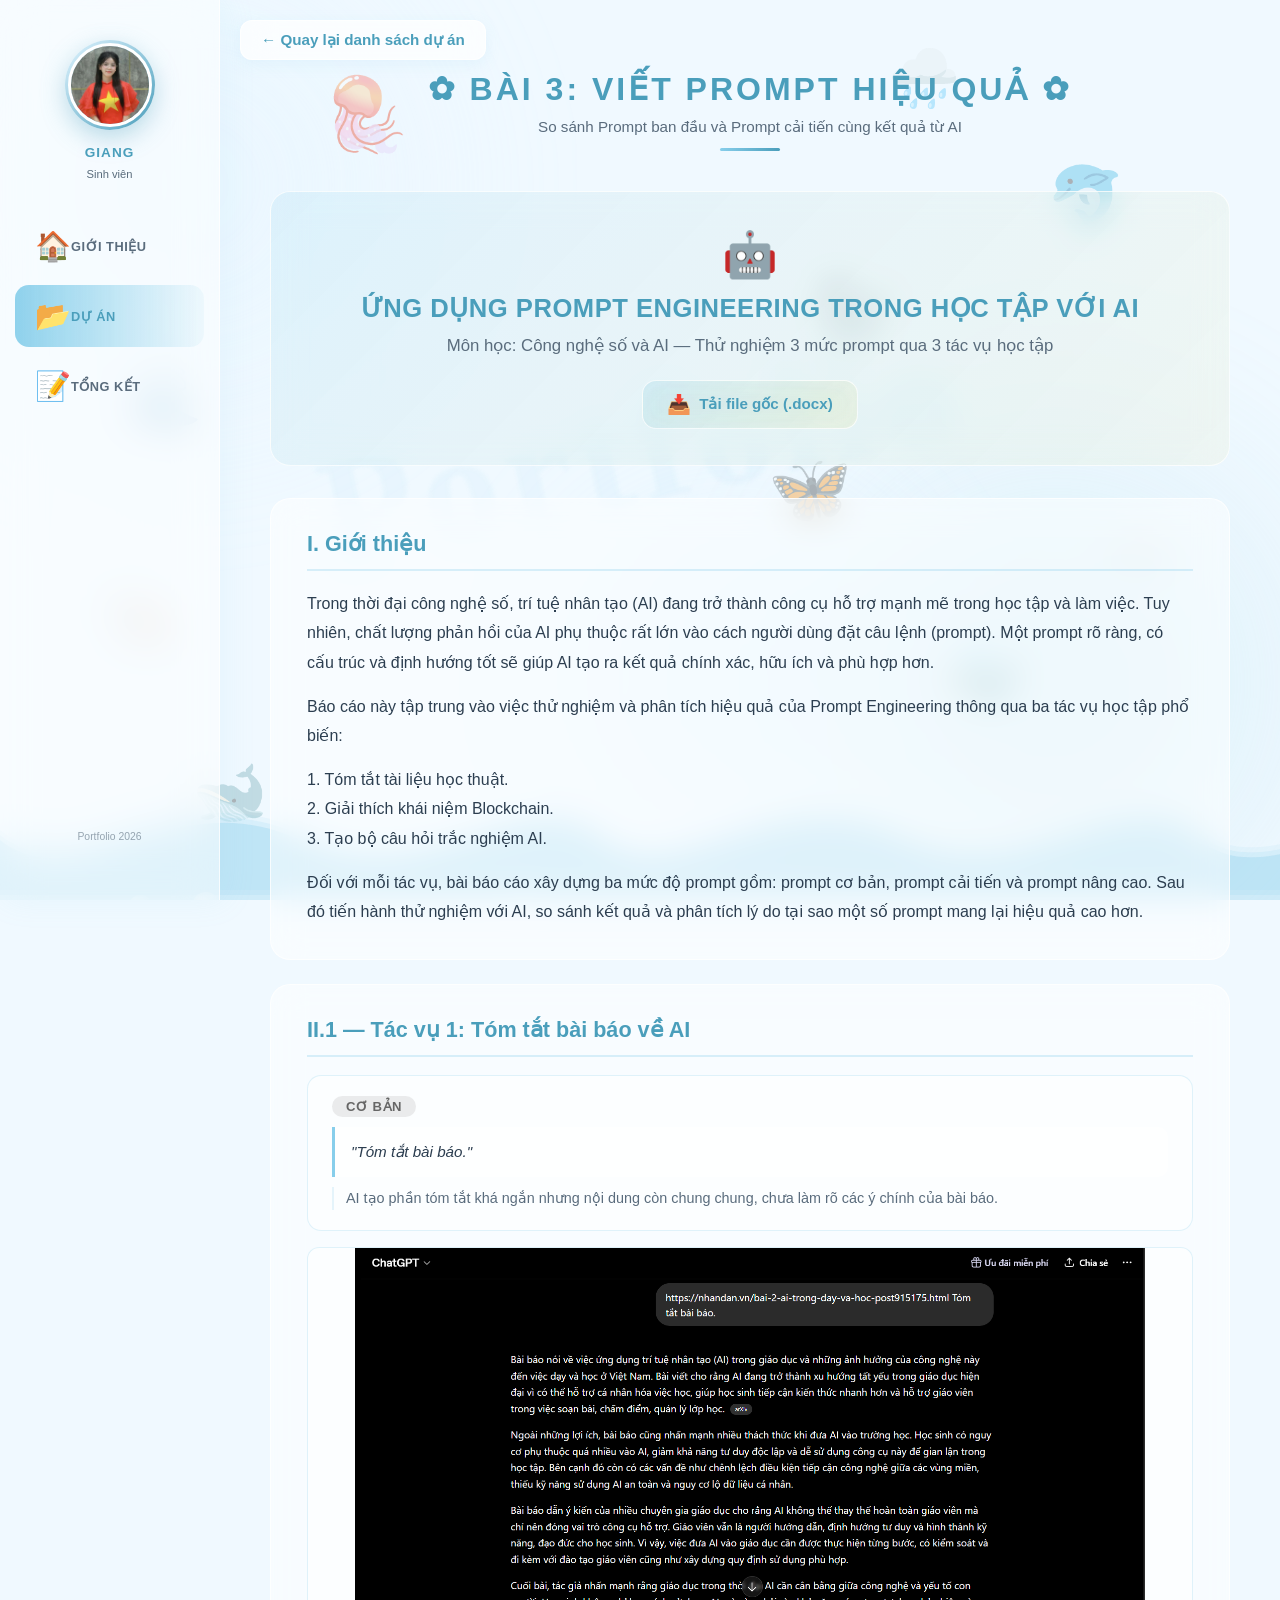
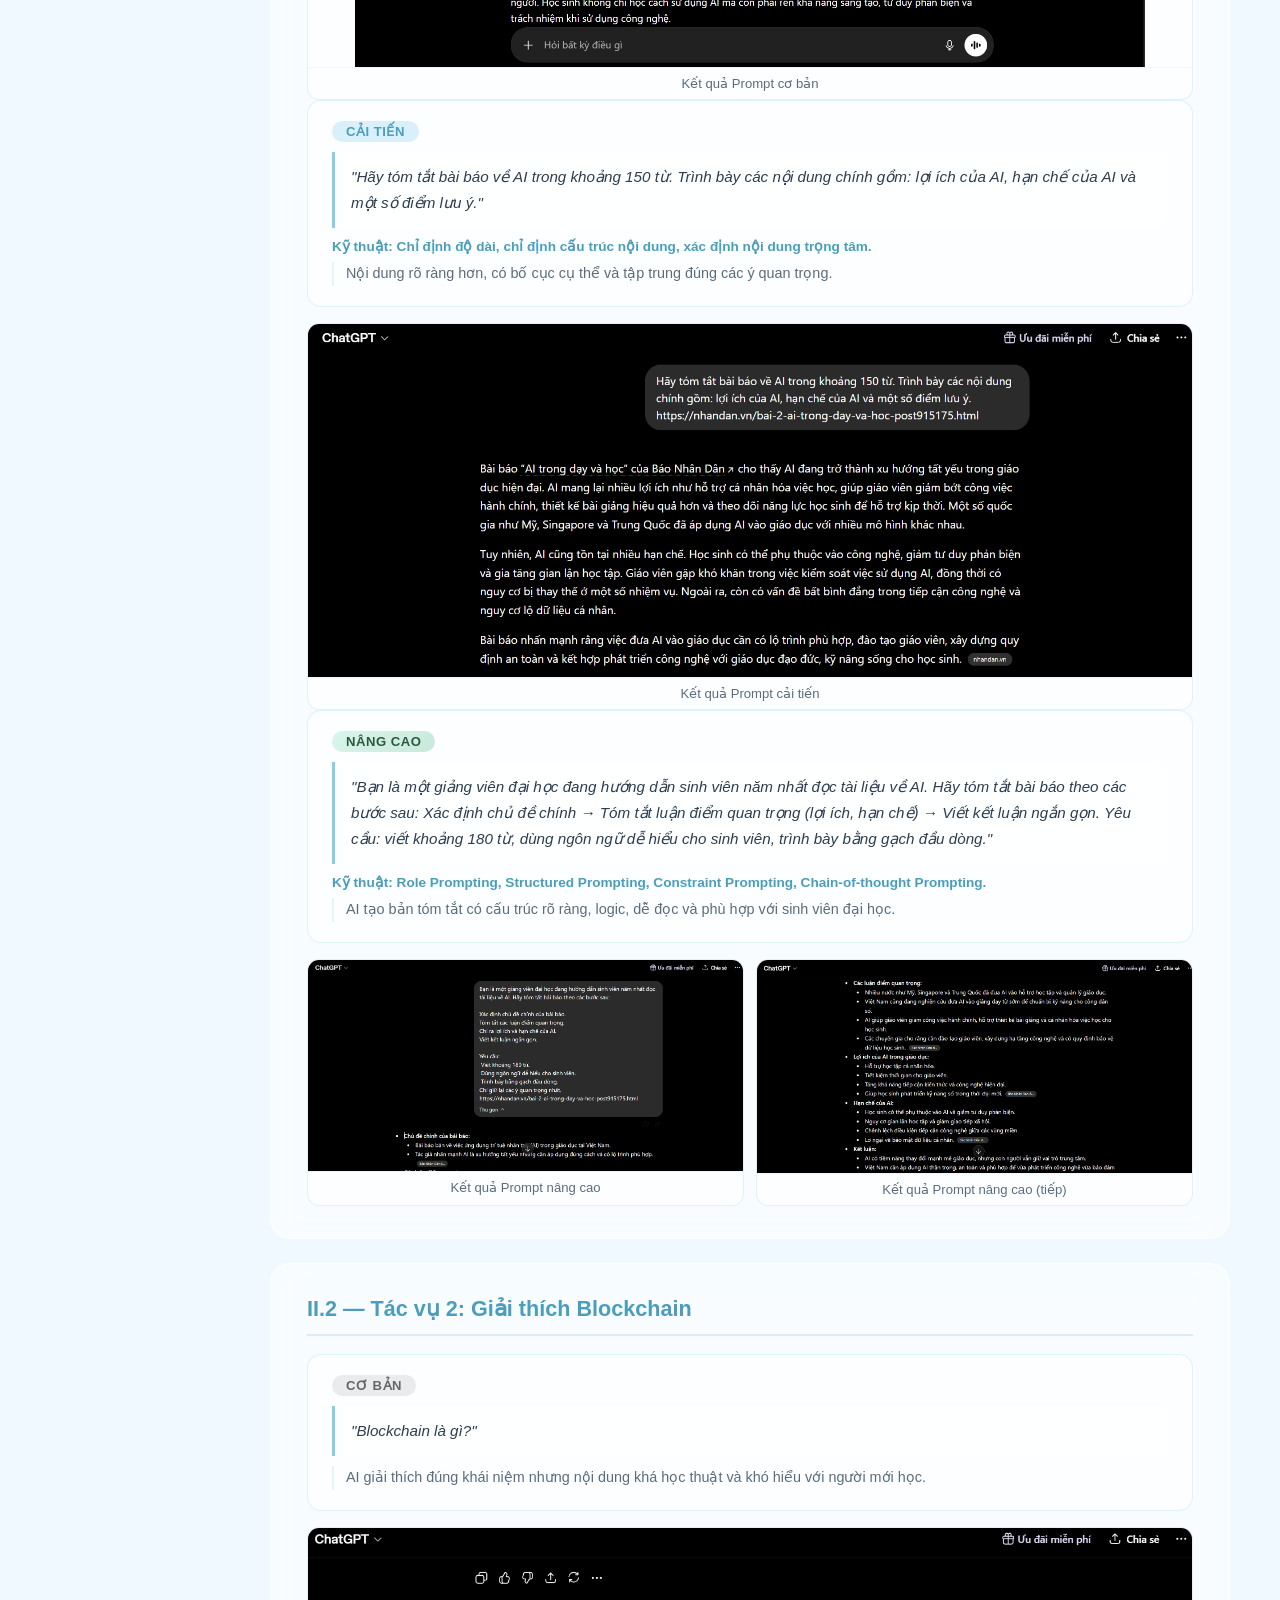
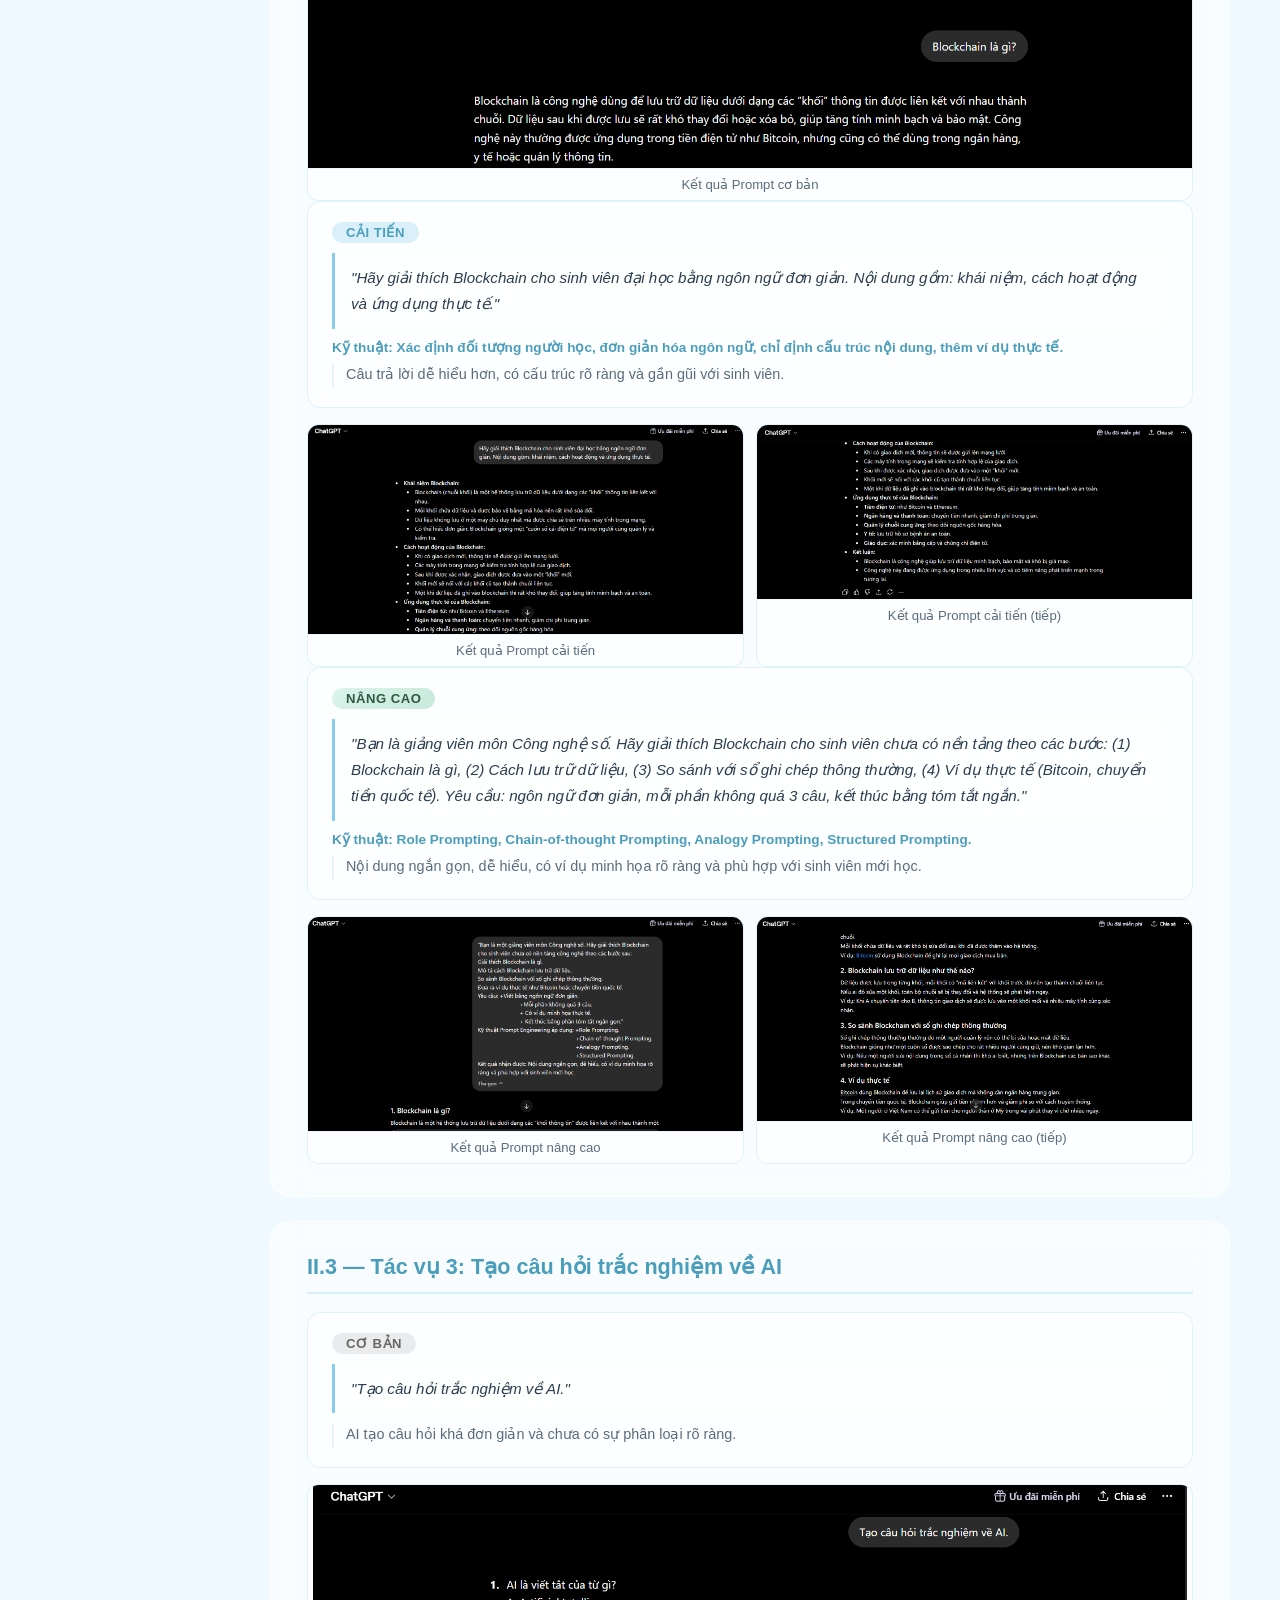
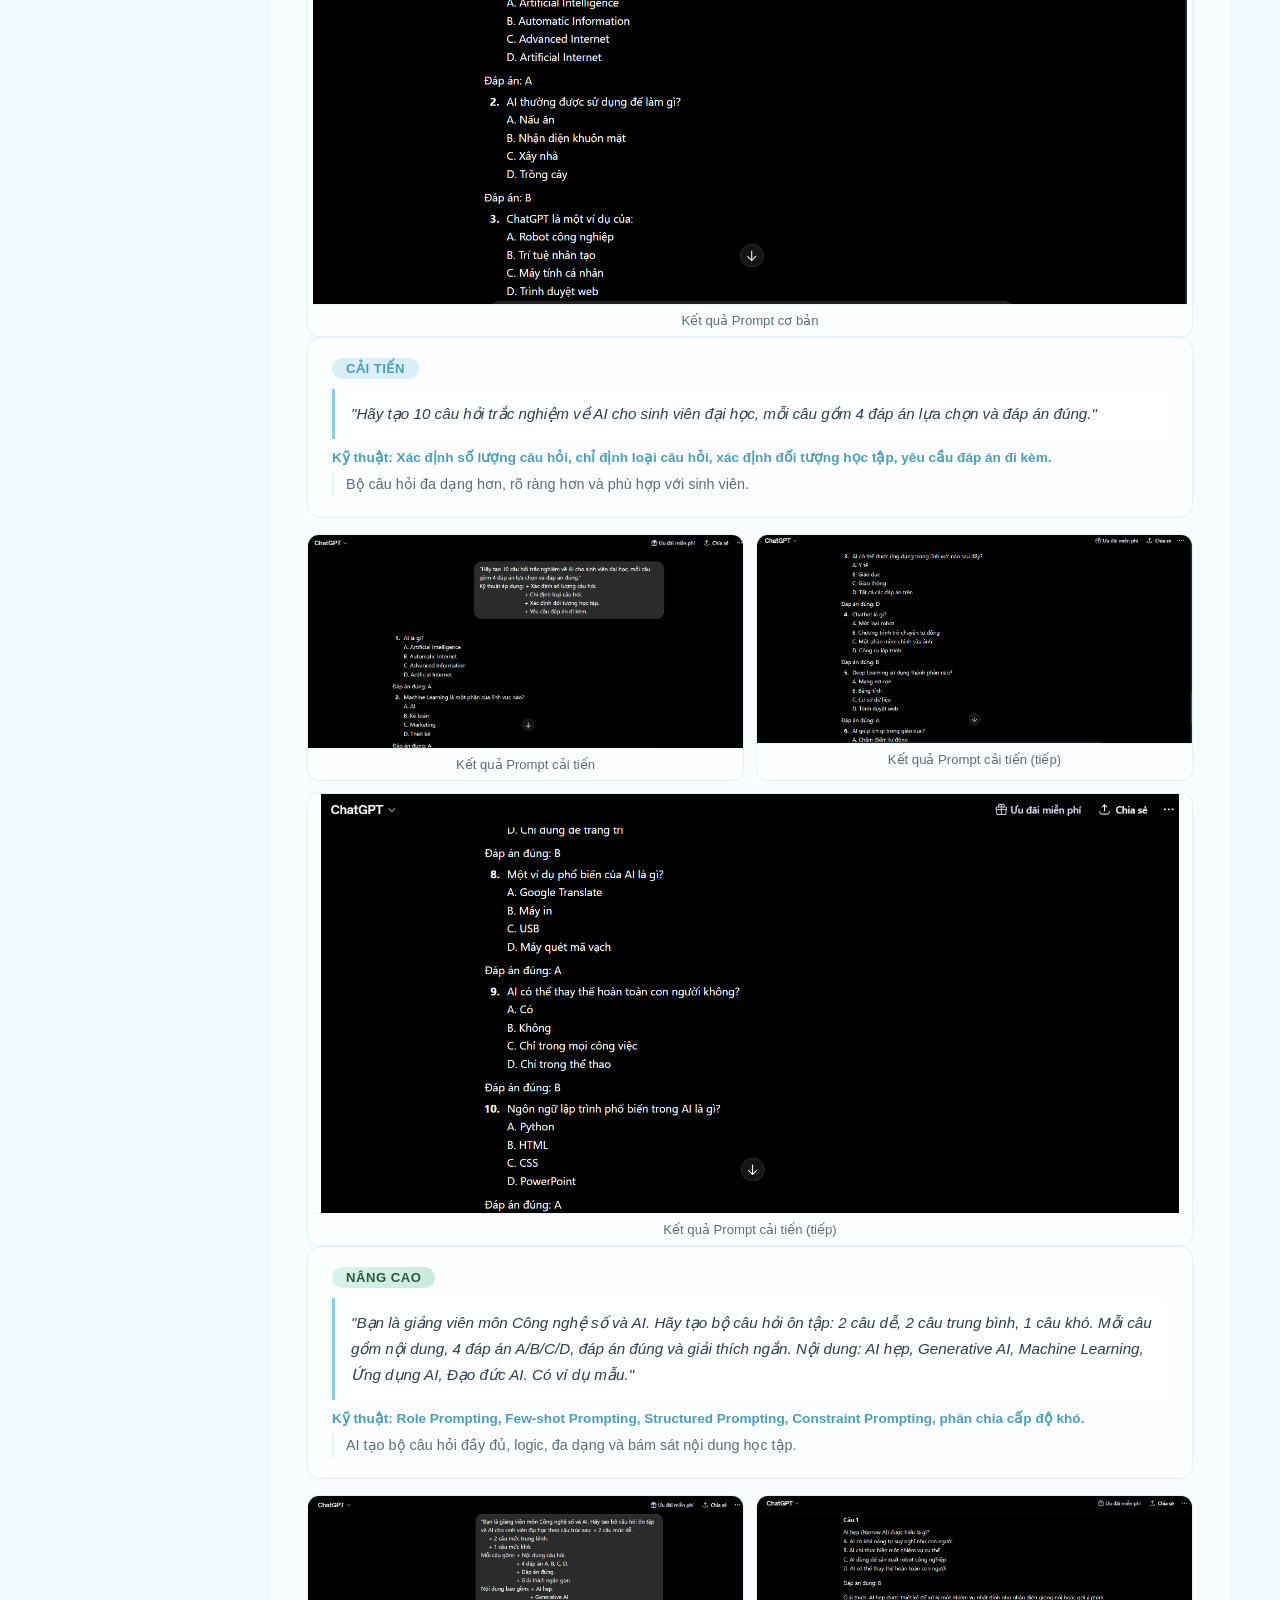
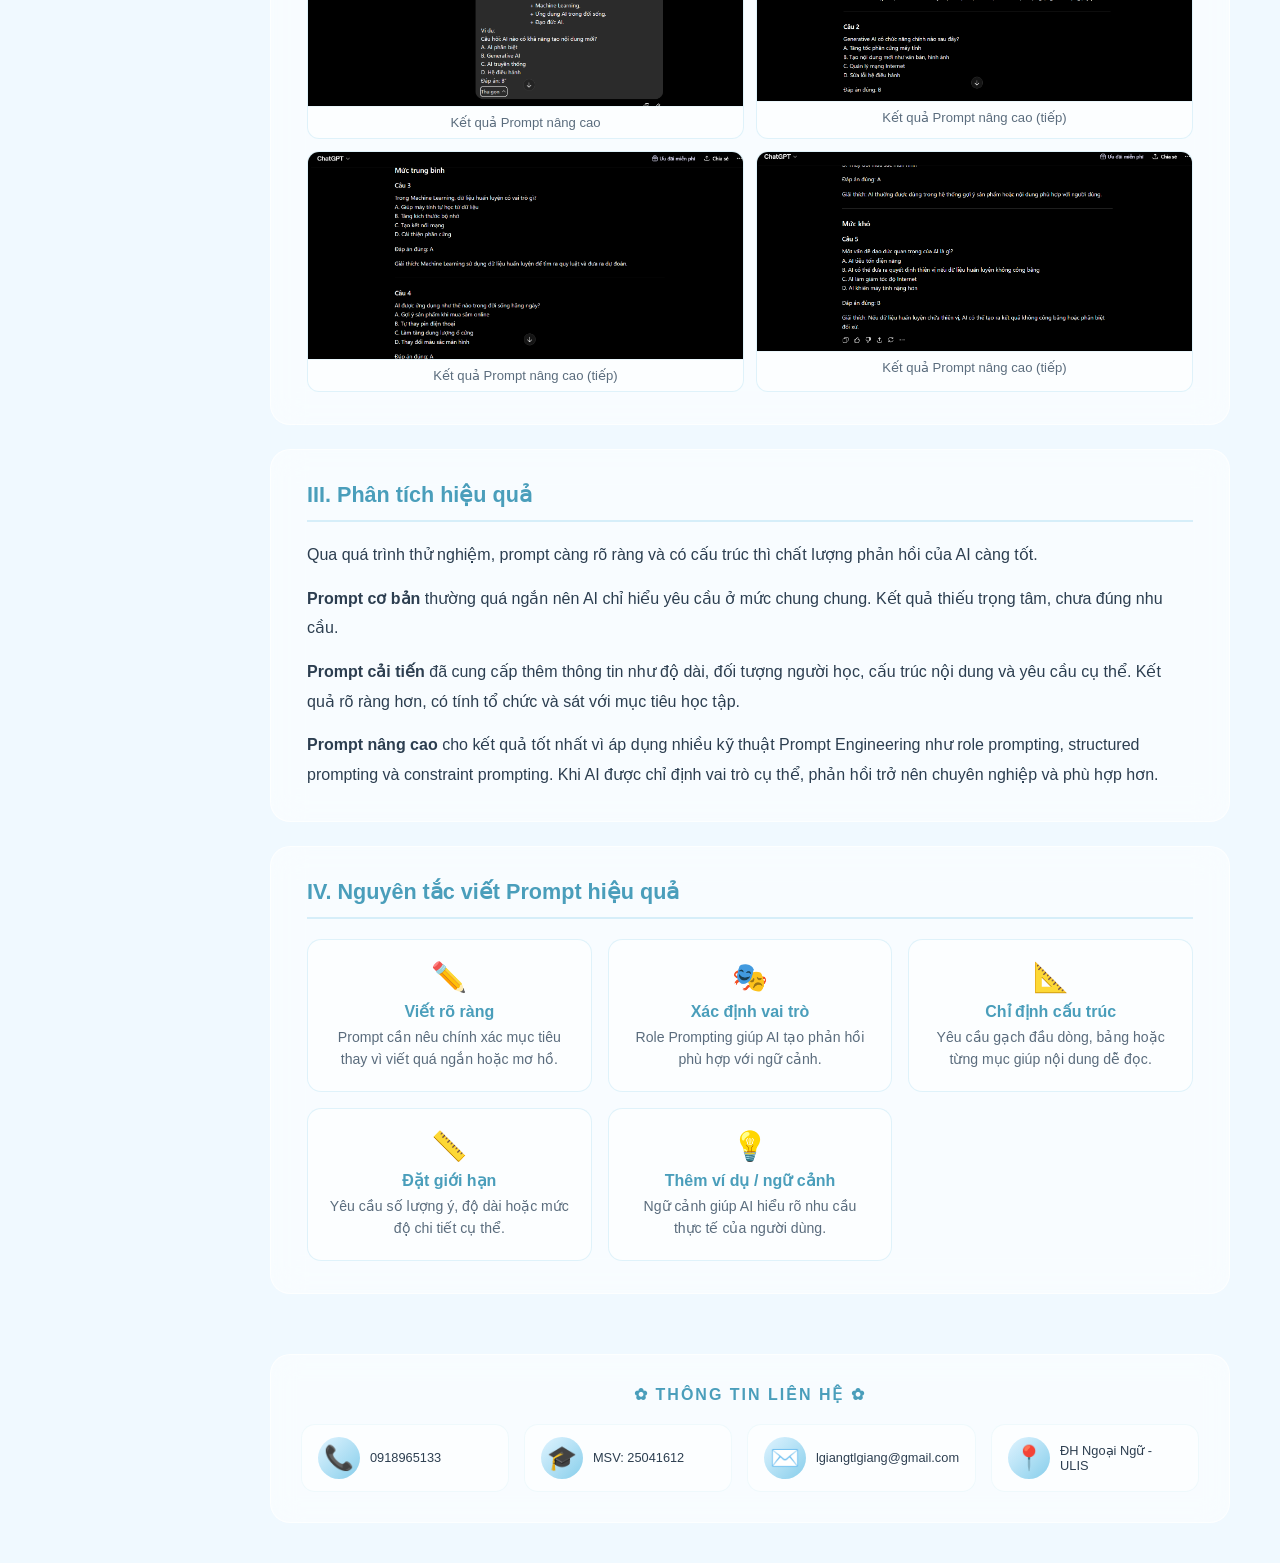
<file: bai3.html>
<!DOCTYPE html>
<html lang="vi">
<head>
    <meta charset="UTF-8">
    <meta name="viewport" content="width=device-width, initial-scale=1.0">
    <title>Bài 3: Viết Prompt Hiệu Quả | Trần Linh Giang</title>
    <link rel="preconnect" href="https://fonts.googleapis.com">
    <link rel="preconnect" href="https://fonts.gstatic.com" crossorigin>
    <link href="https://fonts.googleapis.com/css2?family=Dancing+Script:wght@700&display=swap" rel="stylesheet">
    <link rel="stylesheet" href="css/style.css">
</head>
<body>

    <div class="decor-bg">
        <div class="soft-orb orb-1"></div>
        <div class="soft-orb orb-2"></div>
        <div class="soft-orb orb-3"></div>
    </div>

    <div class="floating-icons">
        <div class="floating-icon fi-1">🪼</div>
        <div class="floating-icon fi-2">🐬</div>
        <div class="floating-icon fi-3">🦋</div>
        <div class="floating-icon fi-4">🐳</div>
        <div class="floating-icon fi-5">🐋</div>
        <div class="floating-icon fi-6">🦭</div>
        <div class="floating-icon fi-7">🐚</div>
        <div class="floating-icon fi-8">🌊</div>
        <div class="floating-icon fi-9">☁️</div>
        <div class="floating-icon fi-10">🌧️</div>
    </div>

    <div class="bg-text">Portfolio</div>

    <div class="wave-container">
        <div class="wave"></div>
        <div class="wave wave2"></div>
        <div class="wave wave3"></div>
    </div>

    <div class="bubbles">
        <div class="bubble"></div>
        <div class="bubble"></div>
        <div class="bubble"></div>
        <div class="bubble"></div>
        <div class="bubble"></div>
        <div class="bubble"></div>
        <div class="bubble"></div>
        <div class="bubble"></div>
    </div>

    <!-- SIDEBAR -->
    <aside class="sidebar">
        <div class="sidebar-avatar">
            <img src="assets/avatar.jpg" alt="Avatar">
        </div>
        <div class="sidebar-name">Giang</div>
        <div class="sidebar-role">Sinh viên</div>
        <nav class="sidebar-nav">
            <a href="index.html">
                <span class="nav-icon">🏠</span>
                <span>GIỚI THIỆU</span>
            </a>
            <a href="projects.html" class="active">
                <span class="nav-icon">📂</span>
                <span>DỰ ÁN</span>
            </a>
            <a href="summary.html">
                <span class="nav-icon">📝</span>
                <span>TỔNG KẾT</span>
            </a>
        </nav>
        <div class="sidebar-footer">
            <div class="sidebar-footer-text">Portfolio 2026</div>
        </div>
    </aside>

    <!-- MAIN CONTENT -->
    <main class="main-content">

        <a href="projects.html" class="back-link">← Quay lại danh sách dự án</a>

        <div class="page-header">
            <div class="page-header-title">✿ BÀI 3: VIẾT PROMPT HIỆU QUẢ ✿</div>
            <div class="page-header-subtitle">So sánh Prompt ban đầu và Prompt cải tiến cùng kết quả từ AI</div>
        </div>

        <div class="hw-report-title">
            <div class="hw-report-icon">🤖</div>
            <div class="hw-report-main">ỨNG DỤNG PROMPT ENGINEERING TRONG HỌC TẬP VỚI AI</div>
            <div class="hw-report-topic">Môn học: Công nghệ số và AI — Thử nghiệm 3 mức prompt qua 3 tác vụ học tập</div>
            <a href="https://tlgiang.github.io/assets/hw/tmprdnpju_tran-linh-giang-25041612.docx" class="hw-download" download><span class="hw-download-icon">📥</span> Tải file gốc (.docx)</a>
        </div>

        <!-- INTRO -->
        <div class="hw-section">
            <div class="hw-section-title">I. Giới thiệu</div>
            <div class="hw-section-body">
                <p>Trong thời đại công nghệ số, trí tuệ nhân tạo (AI) đang trở thành công cụ hỗ trợ mạnh mẽ trong học tập và làm việc. Tuy nhiên, chất lượng phản hồi của AI phụ thuộc rất lớn vào cách người dùng đặt câu lệnh (prompt). Một prompt rõ ràng, có cấu trúc và định hướng tốt sẽ giúp AI tạo ra kết quả chính xác, hữu ích và phù hợp hơn.</p>
                <p>Báo cáo này tập trung vào việc thử nghiệm và phân tích hiệu quả của Prompt Engineering thông qua ba tác vụ học tập phổ biến:</p>
                <p>1. Tóm tắt tài liệu học thuật.<br>2. Giải thích khái niệm Blockchain.<br>3. Tạo bộ câu hỏi trắc nghiệm AI.</p>
                <p>Đối với mỗi tác vụ, bài báo cáo xây dựng ba mức độ prompt gồm: prompt cơ bản, prompt cải tiến và prompt nâng cao. Sau đó tiến hành thử nghiệm với AI, so sánh kết quả và phân tích lý do tại sao một số prompt mang lại hiệu quả cao hơn.</p>
            </div>
        </div>

        <!-- TASK 1 -->
        <div class="hw-section">
            <div class="hw-section-title">II.1 — Tác vụ 1: Tóm tắt bài báo về AI</div>
            <div class="hw-section-body">
                <div class="hw-prompt-card">
                    <div class="hw-prompt-level hw-prompt-basic">Cơ bản</div>
                    <div class="hw-prompt-text">"Tóm tắt bài báo."</div>
                    <div class="hw-prompt-result">AI tạo phần tóm tắt khá ngắn nhưng nội dung còn chung chung, chưa làm rõ các ý chính của bài báo.</div>
                </div>
                <div class="hw-images">
                    <div class="hw-img-wrap"><img src="assets/hw/images/bai3/image1.png" alt="Prompt cơ bản - Tóm tắt"><div class="hw-img-caption">Kết quả Prompt cơ bản</div></div>
                </div>
                <div class="hw-prompt-card">
                    <div class="hw-prompt-level hw-prompt-improved">Cải tiến</div>
                    <div class="hw-prompt-text">"Hãy tóm tắt bài báo về AI trong khoảng 150 từ. Trình bày các nội dung chính gồm: lợi ích của AI, hạn chế của AI và một số điểm lưu ý."</div>
                    <div class="hw-prompt-techniques">Kỹ thuật: Chỉ định độ dài, chỉ định cấu trúc nội dung, xác định nội dung trọng tâm.</div>
                    <div class="hw-prompt-result">Nội dung rõ ràng hơn, có bố cục cụ thể và tập trung đúng các ý quan trọng.</div>
                </div>
                <div class="hw-images">
                    <div class="hw-img-wrap"><img src="assets/hw/images/bai3/image2.png" alt="Prompt cải tiến - Tóm tắt"><div class="hw-img-caption">Kết quả Prompt cải tiến</div></div>
                </div>
                <div class="hw-prompt-card">
                    <div class="hw-prompt-level hw-prompt-advanced">Nâng cao</div>
                    <div class="hw-prompt-text">"Bạn là một giảng viên đại học đang hướng dẫn sinh viên năm nhất đọc tài liệu về AI. Hãy tóm tắt bài báo theo các bước sau: Xác định chủ đề chính → Tóm tắt luận điểm quan trọng (lợi ích, hạn chế) → Viết kết luận ngắn gọn. Yêu cầu: viết khoảng 180 từ, dùng ngôn ngữ dễ hiểu cho sinh viên, trình bày bằng gạch đầu dòng."</div>
                    <div class="hw-prompt-techniques">Kỹ thuật: Role Prompting, Structured Prompting, Constraint Prompting, Chain-of-thought Prompting.</div>
                    <div class="hw-prompt-result">AI tạo bản tóm tắt có cấu trúc rõ ràng, logic, dễ đọc và phù hợp với sinh viên đại học.</div>
                </div>
                <div class="hw-images">
                    <div class="hw-img-wrap"><img src="assets/hw/images/bai3/image3.png" alt="Prompt nâng cao - Tóm tắt"><div class="hw-img-caption">Kết quả Prompt nâng cao</div></div>
                    <div class="hw-img-wrap"><img src="assets/hw/images/bai3/image4.png" alt="Prompt nâng cao - Tóm tắt (tiếp)"><div class="hw-img-caption">Kết quả Prompt nâng cao (tiếp)</div></div>
                </div>
            </div>
        </div>

        <!-- TASK 2 -->
        <div class="hw-section">
            <div class="hw-section-title">II.2 — Tác vụ 2: Giải thích Blockchain</div>
            <div class="hw-section-body">
                <div class="hw-prompt-card">
                    <div class="hw-prompt-level hw-prompt-basic">Cơ bản</div>
                    <div class="hw-prompt-text">"Blockchain là gì?"</div>
                    <div class="hw-prompt-result">AI giải thích đúng khái niệm nhưng nội dung khá học thuật và khó hiểu với người mới học.</div>
                </div>
                <div class="hw-images">
                    <div class="hw-img-wrap"><img src="assets/hw/images/bai3/image5.png" alt="Prompt cơ bản - Blockchain"><div class="hw-img-caption">Kết quả Prompt cơ bản</div></div>
                </div>
                <div class="hw-prompt-card">
                    <div class="hw-prompt-level hw-prompt-improved">Cải tiến</div>
                    <div class="hw-prompt-text">"Hãy giải thích Blockchain cho sinh viên đại học bằng ngôn ngữ đơn giản. Nội dung gồm: khái niệm, cách hoạt động và ứng dụng thực tế."</div>
                    <div class="hw-prompt-techniques">Kỹ thuật: Xác định đối tượng người học, đơn giản hóa ngôn ngữ, chỉ định cấu trúc nội dung, thêm ví dụ thực tế.</div>
                    <div class="hw-prompt-result">Câu trả lời dễ hiểu hơn, có cấu trúc rõ ràng và gần gũi với sinh viên.</div>
                </div>
                <div class="hw-images">
                    <div class="hw-img-wrap"><img src="assets/hw/images/bai3/image6.png" alt="Prompt cải tiến - Blockchain"><div class="hw-img-caption">Kết quả Prompt cải tiến</div></div>
                    <div class="hw-img-wrap"><img src="assets/hw/images/bai3/image7.png" alt="Prompt cải tiến - Blockchain (tiếp)"><div class="hw-img-caption">Kết quả Prompt cải tiến (tiếp)</div></div>
                </div>
                <div class="hw-prompt-card">
                    <div class="hw-prompt-level hw-prompt-advanced">Nâng cao</div>
                    <div class="hw-prompt-text">"Bạn là giảng viên môn Công nghệ số. Hãy giải thích Blockchain cho sinh viên chưa có nền tảng theo các bước: (1) Blockchain là gì, (2) Cách lưu trữ dữ liệu, (3) So sánh với sổ ghi chép thông thường, (4) Ví dụ thực tế (Bitcoin, chuyển tiền quốc tế). Yêu cầu: ngôn ngữ đơn giản, mỗi phần không quá 3 câu, kết thúc bằng tóm tắt ngắn."</div>
                    <div class="hw-prompt-techniques">Kỹ thuật: Role Prompting, Chain-of-thought Prompting, Analogy Prompting, Structured Prompting.</div>
                    <div class="hw-prompt-result">Nội dung ngắn gọn, dễ hiểu, có ví dụ minh họa rõ ràng và phù hợp với sinh viên mới học.</div>
                </div>
                <div class="hw-images">
                    <div class="hw-img-wrap"><img src="assets/hw/images/bai3/image8.png" alt="Prompt nâng cao - Blockchain"><div class="hw-img-caption">Kết quả Prompt nâng cao</div></div>
                    <div class="hw-img-wrap"><img src="assets/hw/images/bai3/image9.png" alt="Prompt nâng cao - Blockchain (tiếp)"><div class="hw-img-caption">Kết quả Prompt nâng cao (tiếp)</div></div>
                </div>
            </div>
        </div>

        <!-- TASK 3 -->
        <div class="hw-section">
            <div class="hw-section-title">II.3 — Tác vụ 3: Tạo câu hỏi trắc nghiệm về AI</div>
            <div class="hw-section-body">
                <div class="hw-prompt-card">
                    <div class="hw-prompt-level hw-prompt-basic">Cơ bản</div>
                    <div class="hw-prompt-text">"Tạo câu hỏi trắc nghiệm về AI."</div>
                    <div class="hw-prompt-result">AI tạo câu hỏi khá đơn giản và chưa có sự phân loại rõ ràng.</div>
                </div>
                <div class="hw-images">
                    <div class="hw-img-wrap"><img src="assets/hw/images/bai3/image10.png" alt="Prompt cơ bản - Trắc nghiệm"><div class="hw-img-caption">Kết quả Prompt cơ bản</div></div>
                </div>
                <div class="hw-prompt-card">
                    <div class="hw-prompt-level hw-prompt-improved">Cải tiến</div>
                    <div class="hw-prompt-text">"Hãy tạo 10 câu hỏi trắc nghiệm về AI cho sinh viên đại học, mỗi câu gồm 4 đáp án lựa chọn và đáp án đúng."</div>
                    <div class="hw-prompt-techniques">Kỹ thuật: Xác định số lượng câu hỏi, chỉ định loại câu hỏi, xác định đối tượng học tập, yêu cầu đáp án đi kèm.</div>
                    <div class="hw-prompt-result">Bộ câu hỏi đa dạng hơn, rõ ràng hơn và phù hợp với sinh viên.</div>
                </div>
                <div class="hw-images">
                    <div class="hw-img-wrap"><img src="assets/hw/images/bai3/image11.png" alt="Prompt cải tiến - Trắc nghiệm"><div class="hw-img-caption">Kết quả Prompt cải tiến</div></div>
                    <div class="hw-img-wrap"><img src="assets/hw/images/bai3/image12.png" alt="Prompt cải tiến - Trắc nghiệm (tiếp 1)"><div class="hw-img-caption">Kết quả Prompt cải tiến (tiếp)</div></div>
                    <div class="hw-img-wrap"><img src="assets/hw/images/bai3/image13.png" alt="Prompt cải tiến - Trắc nghiệm (tiếp 2)"><div class="hw-img-caption">Kết quả Prompt cải tiến (tiếp)</div></div>
                </div>
                <div class="hw-prompt-card">
                    <div class="hw-prompt-level hw-prompt-advanced">Nâng cao</div>
                    <div class="hw-prompt-text">"Bạn là giảng viên môn Công nghệ số và AI. Hãy tạo bộ câu hỏi ôn tập: 2 câu dễ, 2 câu trung bình, 1 câu khó. Mỗi câu gồm nội dung, 4 đáp án A/B/C/D, đáp án đúng và giải thích ngắn. Nội dung: AI hẹp, Generative AI, Machine Learning, Ứng dụng AI, Đạo đức AI. Có ví dụ mẫu."</div>
                    <div class="hw-prompt-techniques">Kỹ thuật: Role Prompting, Few-shot Prompting, Structured Prompting, Constraint Prompting, phân chia cấp độ khó.</div>
                    <div class="hw-prompt-result">AI tạo bộ câu hỏi đầy đủ, logic, đa dạng và bám sát nội dung học tập.</div>
                </div>
                <div class="hw-images">
                    <div class="hw-img-wrap"><img src="assets/hw/images/bai3/image14.png" alt="Prompt nâng cao - Trắc nghiệm"><div class="hw-img-caption">Kết quả Prompt nâng cao</div></div>
                    <div class="hw-img-wrap"><img src="assets/hw/images/bai3/image15.png" alt="Prompt nâng cao - Trắc nghiệm (tiếp 1)"><div class="hw-img-caption">Kết quả Prompt nâng cao (tiếp)</div></div>
                    <div class="hw-img-wrap"><img src="assets/hw/images/bai3/image16.png" alt="Prompt nâng cao - Trắc nghiệm (tiếp 2)"><div class="hw-img-caption">Kết quả Prompt nâng cao (tiếp)</div></div>
                    <div class="hw-img-wrap"><img src="assets/hw/images/bai3/image17.png" alt="Prompt nâng cao - Trắc nghiệm (tiếp 3)"><div class="hw-img-caption">Kết quả Prompt nâng cao (tiếp)</div></div>
                </div>
            </div>
        </div>

        <!-- ANALYSIS -->
        <div class="hw-section">
            <div class="hw-section-title">III. Phân tích hiệu quả</div>
            <div class="hw-section-body">
                <p>Qua quá trình thử nghiệm, prompt càng rõ ràng và có cấu trúc thì chất lượng phản hồi của AI càng tốt.</p>
                <p><strong>Prompt cơ bản</strong> thường quá ngắn nên AI chỉ hiểu yêu cầu ở mức chung chung. Kết quả thiếu trọng tâm, chưa đúng nhu cầu.</p>
                <p><strong>Prompt cải tiến</strong> đã cung cấp thêm thông tin như độ dài, đối tượng người học, cấu trúc nội dung và yêu cầu cụ thể. Kết quả rõ ràng hơn, có tính tổ chức và sát với mục tiêu học tập.</p>
                <p><strong>Prompt nâng cao</strong> cho kết quả tốt nhất vì áp dụng nhiều kỹ thuật Prompt Engineering như role prompting, structured prompting và constraint prompting. Khi AI được chỉ định vai trò cụ thể, phản hồi trở nên chuyên nghiệp và phù hợp hơn.</p>
            </div>
        </div>

        <!-- PRINCIPLES -->
        <div class="hw-section">
            <div class="hw-section-title">IV. Nguyên tắc viết Prompt hiệu quả</div>
            <div class="hw-section-body">
                <div class="hw-criteria-grid">
                    <div class="hw-criterion">
                        <div class="hw-criterion-icon">✏️</div>
                        <div class="hw-criterion-title">Viết rõ ràng</div>
                        <div class="hw-criterion-desc">Prompt cần nêu chính xác mục tiêu thay vì viết quá ngắn hoặc mơ hồ.</div>
                    </div>
                    <div class="hw-criterion">
                        <div class="hw-criterion-icon">🎭</div>
                        <div class="hw-criterion-title">Xác định vai trò</div>
                        <div class="hw-criterion-desc">Role Prompting giúp AI tạo phản hồi phù hợp với ngữ cảnh.</div>
                    </div>
                    <div class="hw-criterion">
                        <div class="hw-criterion-icon">📐</div>
                        <div class="hw-criterion-title">Chỉ định cấu trúc</div>
                        <div class="hw-criterion-desc">Yêu cầu gạch đầu dòng, bảng hoặc từng mục giúp nội dung dễ đọc.</div>
                    </div>
                    <div class="hw-criterion">
                        <div class="hw-criterion-icon">📏</div>
                        <div class="hw-criterion-title">Đặt giới hạn</div>
                        <div class="hw-criterion-desc">Yêu cầu số lượng ý, độ dài hoặc mức độ chi tiết cụ thể.</div>
                    </div>
                    <div class="hw-criterion">
                        <div class="hw-criterion-icon">💡</div>
                        <div class="hw-criterion-title">Thêm ví dụ / ngữ cảnh</div>
                        <div class="hw-criterion-desc">Ngữ cảnh giúp AI hiểu rõ nhu cầu thực tế của người dùng.</div>
                    </div>
                </div>
            </div>
        </div>

        <!-- CONTACT -->
        <div class="contact-strip">
            <div class="contact-strip-title">✿ THÔNG TIN LIÊN HỆ ✿</div>
            <div class="contact-strip-grid">
                <div class="contact-chip">
                    <div class="contact-chip-icon">📞</div>
                    <div class="contact-chip-text">0918965133</div>
                </div>
                <div class="contact-chip">
                    <div class="contact-chip-icon">🎓</div>
                    <div class="contact-chip-text">MSV: 25041612</div>
                </div>
                <div class="contact-chip">
                    <div class="contact-chip-icon">✉️</div>
                    <div class="contact-chip-text">lgiangtlgiang@gmail.com</div>
                </div>
                <div class="contact-chip">
                    <div class="contact-chip-icon">📍</div>
                    <div class="contact-chip-text">ĐH Ngoại Ngữ - ULIS</div>
                </div>
            </div>
        </div>

    </main>

</body>
</html>
</file>
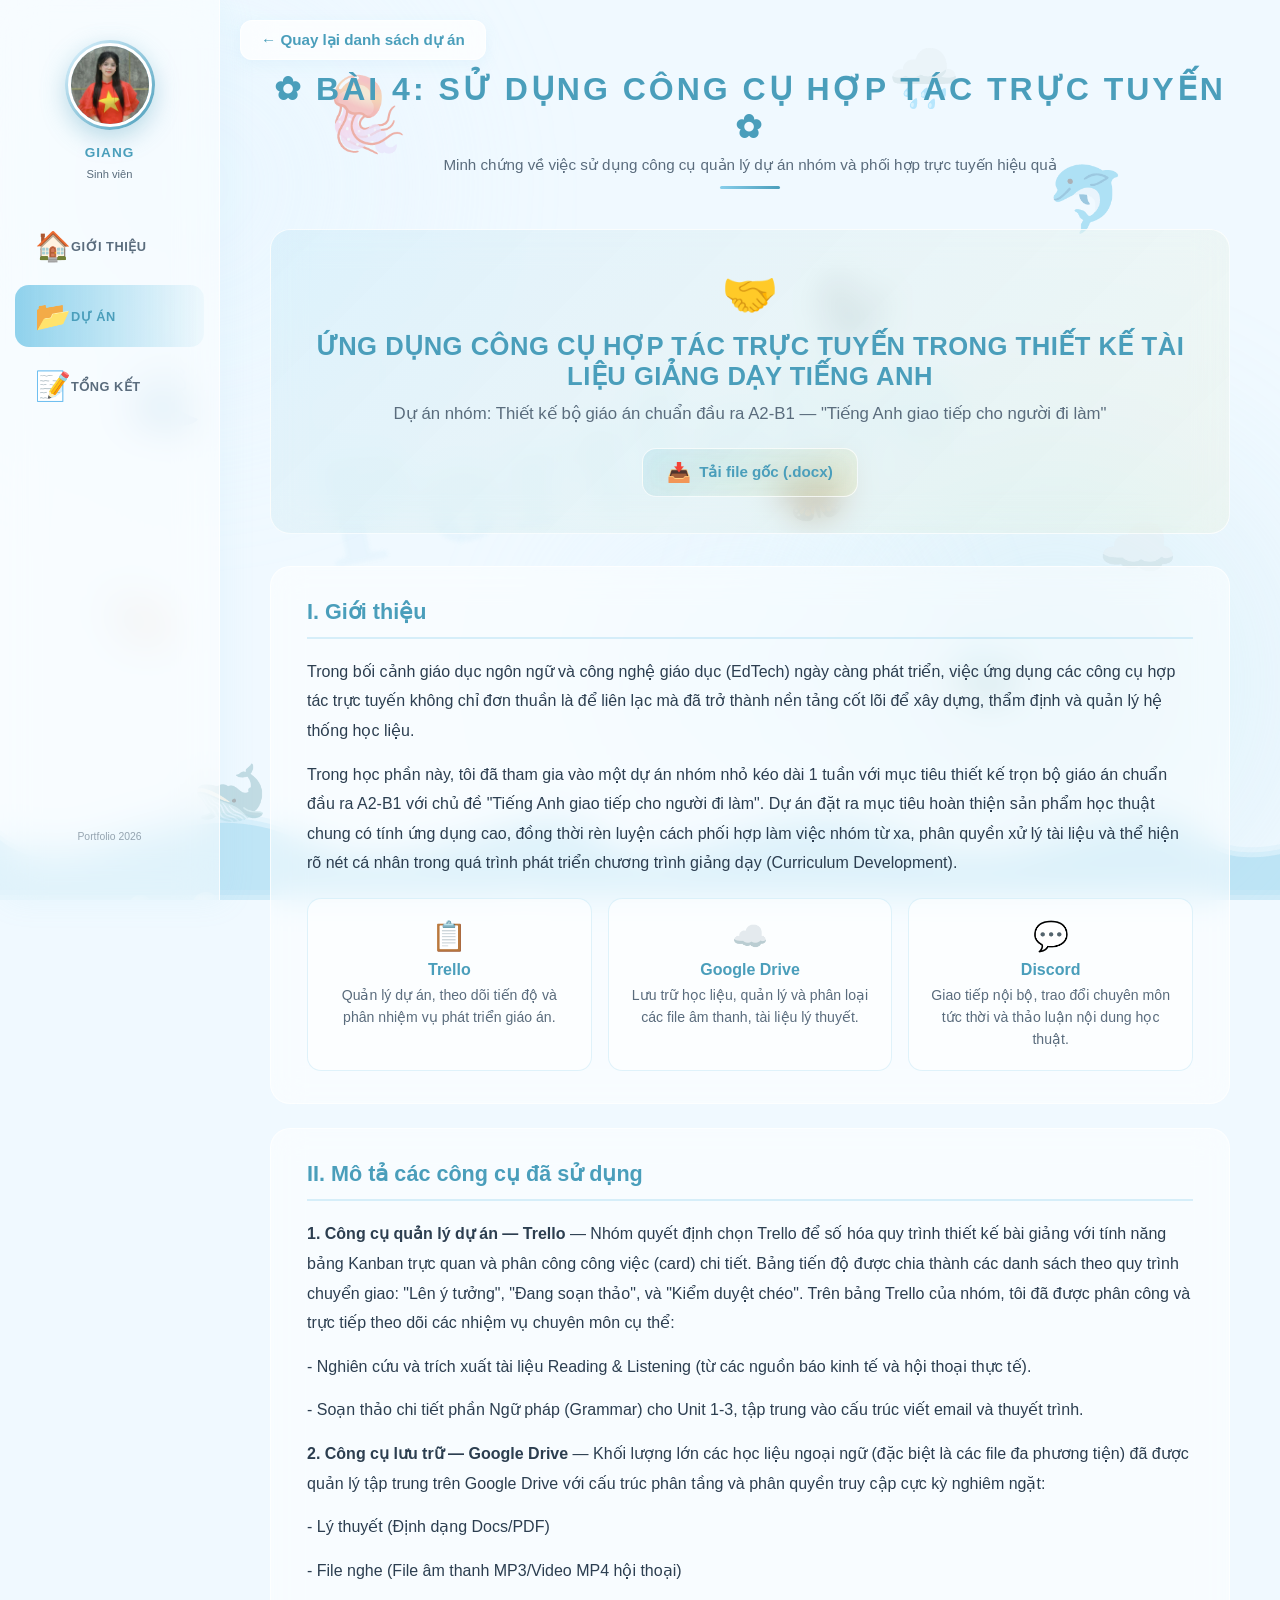
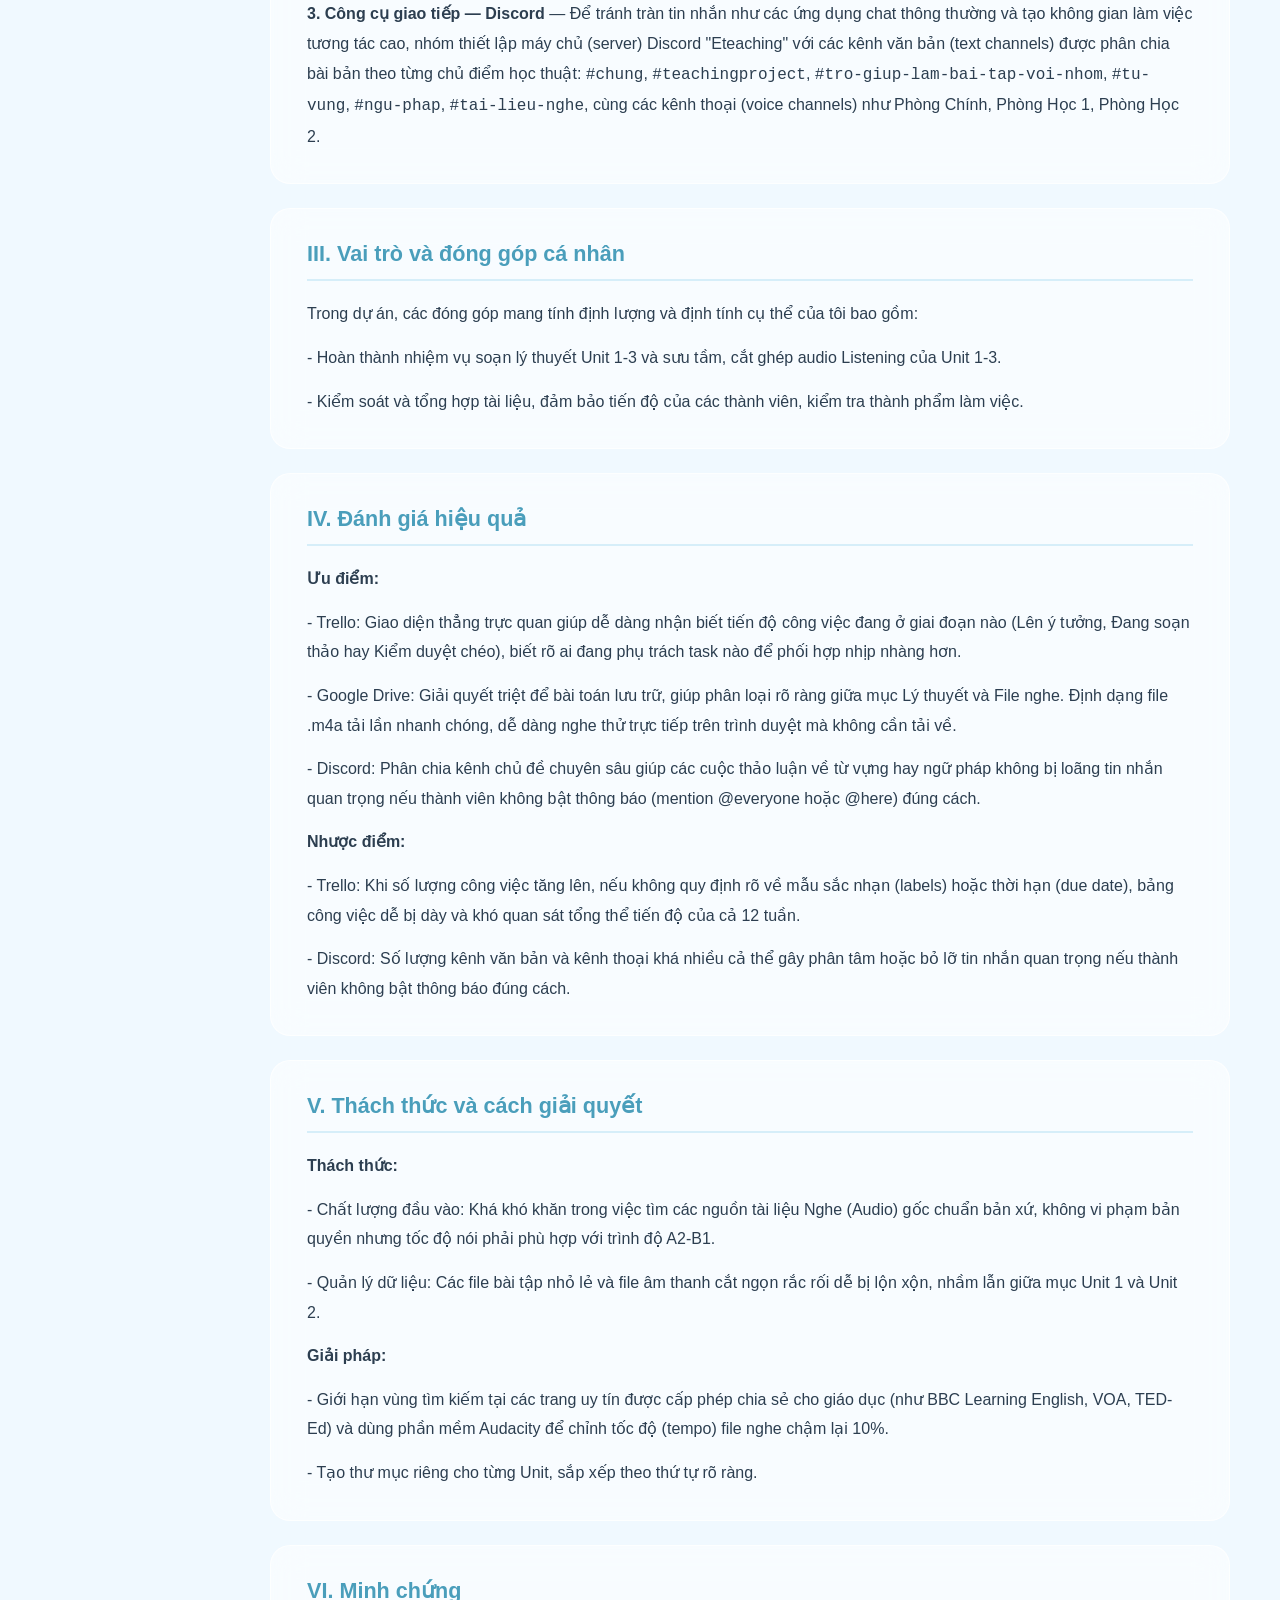
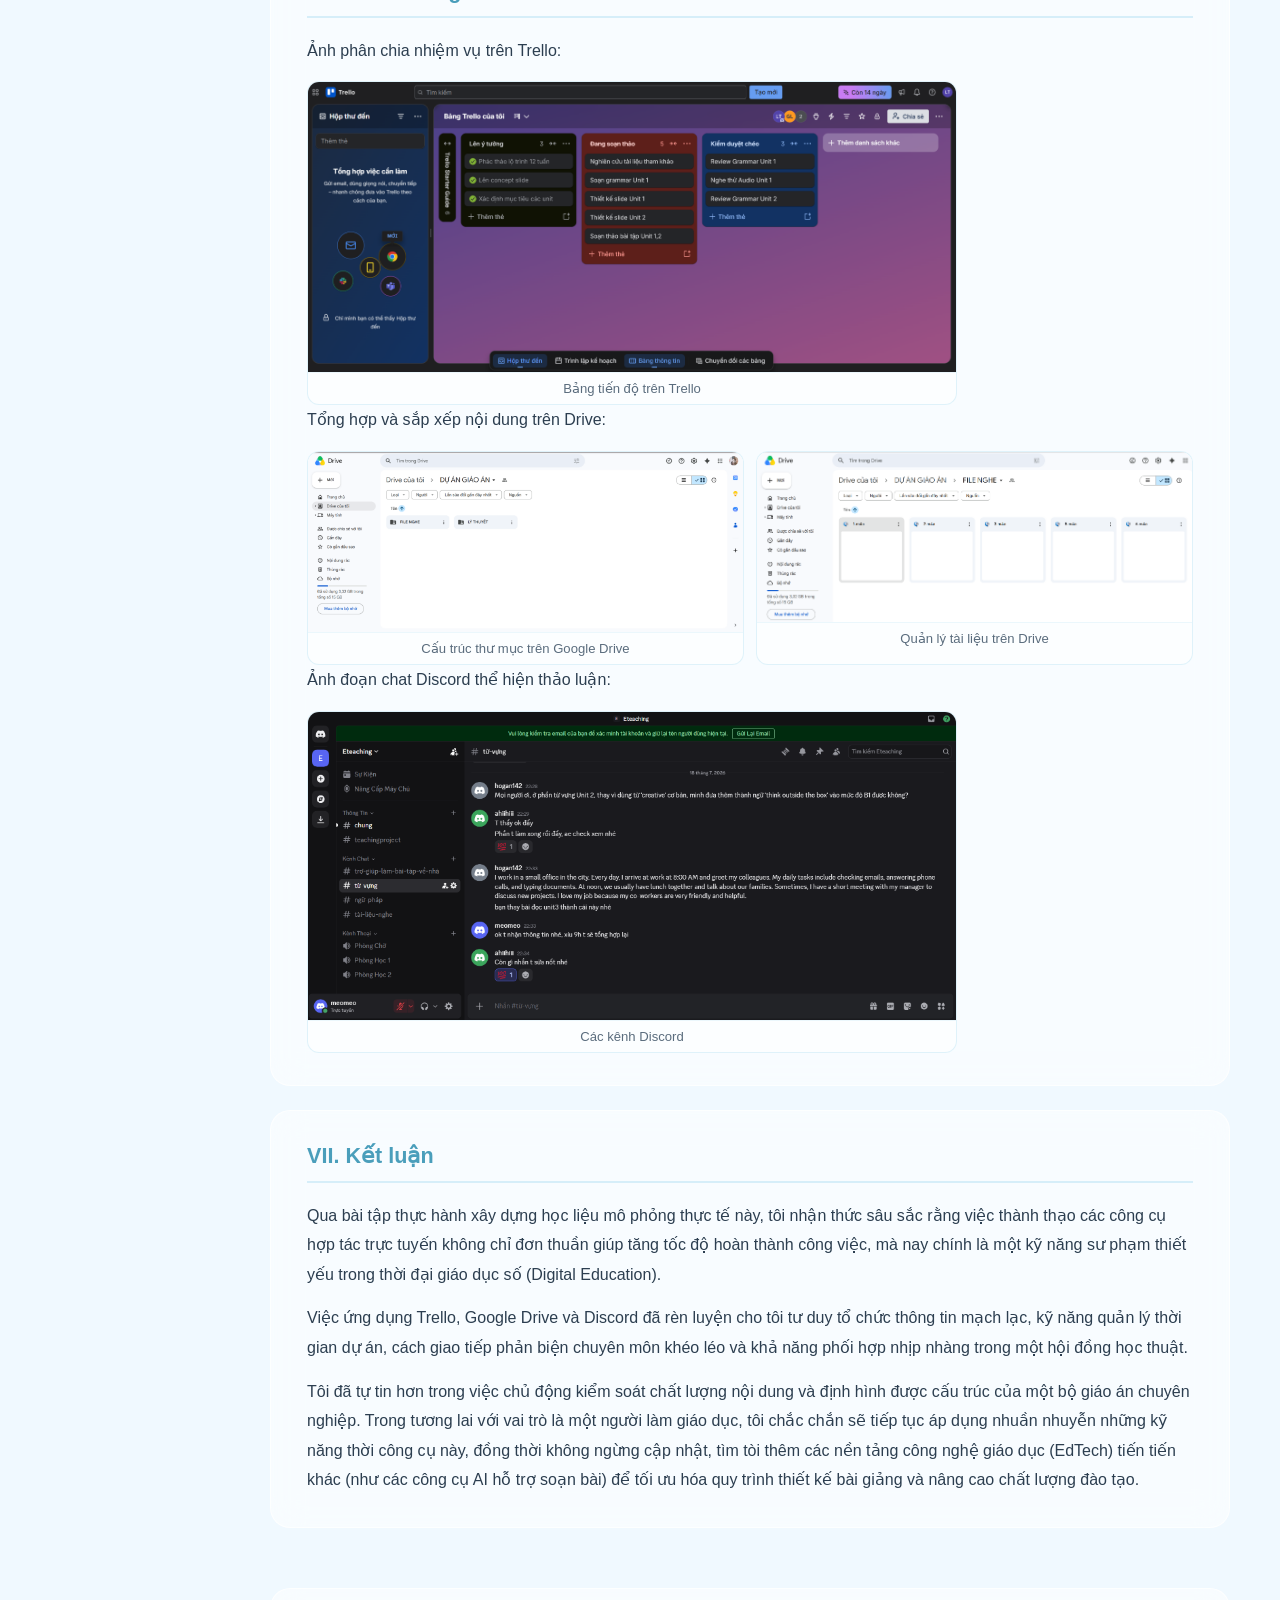
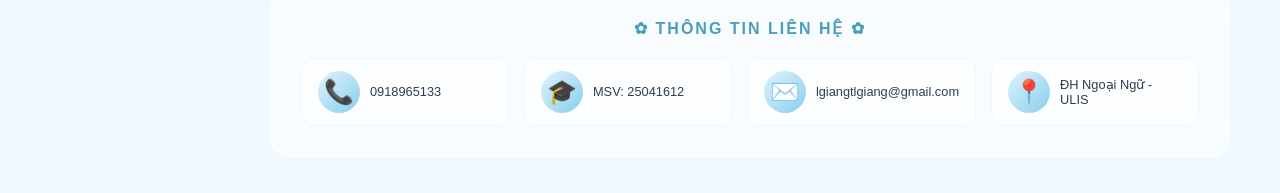
<file: bai4.html>
<!DOCTYPE html>
<html lang="vi">
<head>
    <meta charset="UTF-8">
    <meta name="viewport" content="width=device-width, initial-scale=1.0">
    <title>Bài 4: Công cụ Hợp tác Trực tuyến | Trần Linh Giang</title>
    <link rel="preconnect" href="https://fonts.googleapis.com">
    <link rel="preconnect" href="https://fonts.gstatic.com" crossorigin>
    <link href="https://fonts.googleapis.com/css2?family=Dancing+Script:wght@700&display=swap" rel="stylesheet">
    <link rel="stylesheet" href="css/style.css">
</head>
<body>

    <div class="decor-bg">
        <div class="soft-orb orb-1"></div>
        <div class="soft-orb orb-2"></div>
        <div class="soft-orb orb-3"></div>
    </div>

    <div class="floating-icons">
        <div class="floating-icon fi-1">🪼</div>
        <div class="floating-icon fi-2">🐬</div>
        <div class="floating-icon fi-3">🦋</div>
        <div class="floating-icon fi-4">🐳</div>
        <div class="floating-icon fi-5">🐋</div>
        <div class="floating-icon fi-6">🦭</div>
        <div class="floating-icon fi-7">🐚</div>
        <div class="floating-icon fi-8">🌊</div>
        <div class="floating-icon fi-9">☁️</div>
        <div class="floating-icon fi-10">🌧️</div>
    </div>

    <div class="bg-text">Portfolio</div>

    <div class="wave-container">
        <div class="wave"></div>
        <div class="wave wave2"></div>
        <div class="wave wave3"></div>
    </div>

    <div class="bubbles">
        <div class="bubble"></div>
        <div class="bubble"></div>
        <div class="bubble"></div>
        <div class="bubble"></div>
        <div class="bubble"></div>
        <div class="bubble"></div>
        <div class="bubble"></div>
        <div class="bubble"></div>
    </div>

    <!-- SIDEBAR -->
    <aside class="sidebar">
        <div class="sidebar-avatar">
            <img src="assets/avatar.jpg" alt="Avatar">
        </div>
        <div class="sidebar-name">Giang</div>
        <div class="sidebar-role">Sinh viên</div>
        <nav class="sidebar-nav">
            <a href="index.html">
                <span class="nav-icon">🏠</span>
                <span>GIỚI THIỆU</span>
            </a>
            <a href="projects.html" class="active">
                <span class="nav-icon">📂</span>
                <span>DỰ ÁN</span>
            </a>
            <a href="summary.html">
                <span class="nav-icon">📝</span>
                <span>TỔNG KẾT</span>
            </a>
        </nav>
        <div class="sidebar-footer">
            <div class="sidebar-footer-text">Portfolio 2026</div>
        </div>
    </aside>

    <!-- MAIN CONTENT -->
    <main class="main-content">

        <a href="projects.html" class="back-link">← Quay lại danh sách dự án</a>

        <div class="page-header">
            <div class="page-header-title">✿ BÀI 4: SỬ DỤNG CÔNG CỤ HỢP TÁC TRỰC TUYẾN ✿</div>
            <div class="page-header-subtitle">Minh chứng về việc sử dụng công cụ quản lý dự án nhóm và phối hợp trực tuyến hiệu quả</div>
        </div>

        <div class="hw-report-title">
            <div class="hw-report-icon">🤝</div>
            <div class="hw-report-main">ỨNG DỤNG CÔNG CỤ HỢP TÁC TRỰC TUYẾN TRONG THIẾT KẾ TÀI LIỆU GIẢNG DẠY TIẾNG ANH</div>
            <div class="hw-report-topic">Dự án nhóm: Thiết kế bộ giáo án chuẩn đầu ra A2-B1 — "Tiếng Anh giao tiếp cho người đi làm"</div>
            <a href="https://tlgiang.github.io/assets/hw/tmpr8vmm5_tran-linh-giang---25041612---cns4.docx" class="hw-download" download><span class="hw-download-icon">📥</span> Tải file gốc (.docx)</a>
        </div>

        <!-- TOOLS OVERVIEW -->
        <div class="hw-section">
            <div class="hw-section-title">I. Giới thiệu</div>
            <div class="hw-section-body">
                <p>Trong bối cảnh giáo dục ngôn ngữ và công nghệ giáo dục (EdTech) ngày càng phát triển, việc ứng dụng các công cụ hợp tác trực tuyến không chỉ đơn thuần là để liên lạc mà đã trở thành nền tảng cốt lõi để xây dựng, thẩm định và quản lý hệ thống học liệu.</p>
                <p>Trong học phần này, tôi đã tham gia vào một dự án nhóm nhỏ kéo dài 1 tuần với mục tiêu thiết kế trọn bộ giáo án chuẩn đầu ra A2-B1 với chủ đề "Tiếng Anh giao tiếp cho người đi làm". Dự án đặt ra mục tiêu hoàn thiện sản phẩm học thuật chung có tính ứng dụng cao, đồng thời rèn luyện cách phối hợp làm việc nhóm từ xa, phân quyền xử lý tài liệu và thể hiện rõ nét cá nhân trong quá trình phát triển chương trình giảng dạy (Curriculum Development).</p>
                <div class="hw-criteria-grid">
                    <div class="hw-criterion">
                        <div class="hw-criterion-icon">📋</div>
                        <div class="hw-criterion-title">Trello</div>
                        <div class="hw-criterion-desc">Quản lý dự án, theo dõi tiến độ và phân nhiệm vụ phát triển giáo án.</div>
                    </div>
                    <div class="hw-criterion">
                        <div class="hw-criterion-icon">☁️</div>
                        <div class="hw-criterion-title">Google Drive</div>
                        <div class="hw-criterion-desc">Lưu trữ học liệu, quản lý và phân loại các file âm thanh, tài liệu lý thuyết.</div>
                    </div>
                    <div class="hw-criterion">
                        <div class="hw-criterion-icon">💬</div>
                        <div class="hw-criterion-title">Discord</div>
                        <div class="hw-criterion-desc">Giao tiếp nội bộ, trao đổi chuyên môn tức thời và thảo luận nội dung học thuật.</div>
                    </div>
                </div>
            </div>
        </div>

        <!-- TOOLS DETAIL -->
        <div class="hw-section">
            <div class="hw-section-title">II. Mô tả các công cụ đã sử dụng</div>
            <div class="hw-section-body">
                <p><strong>1. Công cụ quản lý dự án — Trello</strong> — Nhóm quyết định chọn Trello để số hóa quy trình thiết kế bài giảng với tính năng bảng Kanban trực quan và phân công công việc (card) chi tiết. Bảng tiến độ được chia thành các danh sách theo quy trình chuyển giao: "Lên ý tưởng", "Đang soạn thảo", và "Kiểm duyệt chéo". Trên bảng Trello của nhóm, tôi đã được phân công và trực tiếp theo dõi các nhiệm vụ chuyên môn cụ thể:</p>
                <p>- Nghiên cứu và trích xuất tài liệu Reading & Listening (từ các nguồn báo kinh tế và hội thoại thực tế).</p>
                <p>- Soạn thảo chi tiết phần Ngữ pháp (Grammar) cho Unit 1-3, tập trung vào cấu trúc viết email và thuyết trình.</p>
                <p><strong>2. Công cụ lưu trữ — Google Drive</strong> — Khối lượng lớn các học liệu ngoại ngữ (đặc biệt là các file đa phương tiện) đã được quản lý tập trung trên Google Drive với cấu trúc phân tầng và phân quyền truy cập cực kỳ nghiêm ngặt:</p>
                <p>- Lý thuyết (Định dạng Docs/PDF)</p>
                <p>- File nghe (File âm thanh MP3/Video MP4 hội thoại)</p>
                <p><strong>3. Công cụ giao tiếp — Discord</strong> — Để tránh tràn tin nhắn như các ứng dụng chat thông thường và tạo không gian làm việc tương tác cao, nhóm thiết lập máy chủ (server) Discord "Eteaching" với các kênh văn bản (text channels) được phân chia bài bản theo từng chủ điểm học thuật: <code>#chung</code>, <code>#teachingproject</code>, <code>#tro-giup-lam-bai-tap-voi-nhom</code>, <code>#tu-vung</code>, <code>#ngu-phap</code>, <code>#tai-lieu-nghe</code>, cùng các kênh thoại (voice channels) như Phòng Chính, Phòng Học 1, Phòng Học 2.</p>
            </div>
        </div>

        <!-- PERSONAL CONTRIBUTION -->
        <div class="hw-section">
            <div class="hw-section-title">III. Vai trò và đóng góp cá nhân</div>
            <div class="hw-section-body">
                <p>Trong dự án, các đóng góp mang tính định lượng và định tính cụ thể của tôi bao gồm:</p>
                <p>- Hoàn thành nhiệm vụ soạn lý thuyết Unit 1-3 và sưu tầm, cắt ghép audio Listening của Unit 1-3.</p>
                <p>- Kiểm soát và tổng hợp tài liệu, đảm bảo tiến độ của các thành viên, kiểm tra thành phẩm làm việc.</p>
            </div>
        </div>

        <!-- EVALUATION -->
        <div class="hw-section">
            <div class="hw-section-title">IV. Đánh giá hiệu quả</div>
            <div class="hw-section-body">
                <p><strong>Ưu điểm:</strong></p>
                <p>- Trello: Giao diện thẳng trực quan giúp dễ dàng nhận biết tiến độ công việc đang ở giai đoạn nào (Lên ý tưởng, Đang soạn thảo hay Kiểm duyệt chéo), biết rõ ai đang phụ trách task nào để phối hợp nhịp nhàng hơn.</p>
                <p>- Google Drive: Giải quyết triệt để bài toán lưu trữ, giúp phân loại rõ ràng giữa mục Lý thuyết và File nghe. Định dạng file .m4a tải lần nhanh chóng, dễ dàng nghe thử trực tiếp trên trình duyệt mà không cần tải về.</p>
                <p>- Discord: Phân chia kênh chủ đề chuyên sâu giúp các cuộc thảo luận về từ vựng hay ngữ pháp không bị loãng tin nhắn quan trọng nếu thành viên không bật thông báo (mention @everyone hoặc @here) đúng cách.</p>
                <p><strong>Nhược điểm:</strong></p>
                <p>- Trello: Khi số lượng công việc tăng lên, nếu không quy định rõ về mẫu sắc nhạn (labels) hoặc thời hạn (due date), bảng công việc dễ bị dày và khó quan sát tổng thể tiến độ của cả 12 tuần.</p>
                <p>- Discord: Số lượng kênh văn bản và kênh thoại khá nhiều cả thể gây phân tâm hoặc bỏ lỡ tin nhắn quan trọng nếu thành viên không bật thông báo đúng cách.</p>
            </div>
        </div>

        <!-- CHALLENGES -->
        <div class="hw-section">
            <div class="hw-section-title">V. Thách thức và cách giải quyết</div>
            <div class="hw-section-body">
                <p><strong>Thách thức:</strong></p>
                <p>- Chất lượng đầu vào: Khá khó khăn trong việc tìm các nguồn tài liệu Nghe (Audio) gốc chuẩn bản xứ, không vi phạm bản quyền nhưng tốc độ nói phải phù hợp với trình độ A2-B1.</p>
                <p>- Quản lý dữ liệu: Các file bài tập nhỏ lẻ và file âm thanh cắt ngọn rắc rối dễ bị lộn xộn, nhầm lẫn giữa mục Unit 1 và Unit 2.</p>
                <p><strong>Giải pháp:</strong></p>
                <p>- Giới hạn vùng tìm kiếm tại các trang uy tín được cấp phép chia sẻ cho giáo dục (như BBC Learning English, VOA, TED-Ed) và dùng phần mềm Audacity để chỉnh tốc độ (tempo) file nghe chậm lại 10%.</p>
                <p>- Tạo thư mục riêng cho từng Unit, sắp xếp theo thứ tự rõ ràng.</p>
            </div>
        </div>

        <!-- MINH CHỨNG -->
        <div class="hw-section">
            <div class="hw-section-title">VI. Minh chứng</div>
            <div class="hw-section-body">
                <p>Ảnh phân chia nhiệm vụ trên Trello:</p>
                <div class="hw-images">
                    <div class="hw-img-wrap single"><img src="assets/hw/images/bai4/Picture1.png" alt="Trello task management"><div class="hw-img-caption">Bảng tiến độ trên Trello</div></div>
                </div>
                <p>Tổng hợp và sắp xếp nội dung trên Drive:</p>
                <div class="hw-images">
                    <div class="hw-img-wrap"><img src="assets/hw/images/bai4/image2.png" alt="Google Drive"><div class="hw-img-caption">Cấu trúc thư mục trên Google Drive</div></div>
                    <div class="hw-img-wrap"><img src="assets/hw/images/bai4/image3.png" alt="Google Drive"><div class="hw-img-caption">Quản lý tài liệu trên Drive</div></div>
                </div>
                <p>Ảnh đoạn chat Discord thể hiện thảo luận:</p>
                <div class="hw-images">
                    <div class="hw-img-wrap single"><img src="assets/hw/images/bai4/Picture2.png" alt="Discord channels"><div class="hw-img-caption">Các kênh Discord</div></div>
                </div>
            </div>
        </div>

        <!-- CONCLUSION -->
        <div class="hw-section">
            <div class="hw-section-title">VII. Kết luận</div>
            <div class="hw-section-body">
                <p>Qua bài tập thực hành xây dựng học liệu mô phỏng thực tế này, tôi nhận thức sâu sắc rằng việc thành thạo các công cụ hợp tác trực tuyến không chỉ đơn thuần giúp tăng tốc độ hoàn thành công việc, mà nay chính là một kỹ năng sư phạm thiết yếu trong thời đại giáo dục số (Digital Education).</p>
                <p>Việc ứng dụng Trello, Google Drive và Discord đã rèn luyện cho tôi tư duy tổ chức thông tin mạch lạc, kỹ năng quản lý thời gian dự án, cách giao tiếp phản biện chuyên môn khéo léo và khả năng phối hợp nhịp nhàng trong một hội đồng học thuật.</p>
                <p>Tôi đã tự tin hơn trong việc chủ động kiểm soát chất lượng nội dung và định hình được cấu trúc của một bộ giáo án chuyên nghiệp. Trong tương lai với vai trò là một người làm giáo dục, tôi chắc chắn sẽ tiếp tục áp dụng nhuần nhuyễn những kỹ năng thời công cụ này, đồng thời không ngừng cập nhật, tìm tòi thêm các nền tảng công nghệ giáo dục (EdTech) tiến tiến khác (như các công cụ AI hỗ trợ soạn bài) để tối ưu hóa quy trình thiết kế bài giảng và nâng cao chất lượng đào tạo.</p>
            </div>
        </div>

        <!-- CONTACT -->
        <div class="contact-strip">
            <div class="contact-strip-title">✿ THÔNG TIN LIÊN HỆ ✿</div>
            <div class="contact-strip-grid">
                <div class="contact-chip">
                    <div class="contact-chip-icon">📞</div>
                    <div class="contact-chip-text">0918965133</div>
                </div>
                <div class="contact-chip">
                    <div class="contact-chip-icon">🎓</div>
                    <div class="contact-chip-text">MSV: 25041612</div>
                </div>
                <div class="contact-chip">
                    <div class="contact-chip-icon">✉️</div>
                    <div class="contact-chip-text">lgiangtlgiang@gmail.com</div>
                </div>
                <div class="contact-chip">
                    <div class="contact-chip-icon">📍</div>
                    <div class="contact-chip-text">ĐH Ngoại Ngữ - ULIS</div>
                </div>
            </div>
        </div>

    </main>

</body>
</html>
</file>
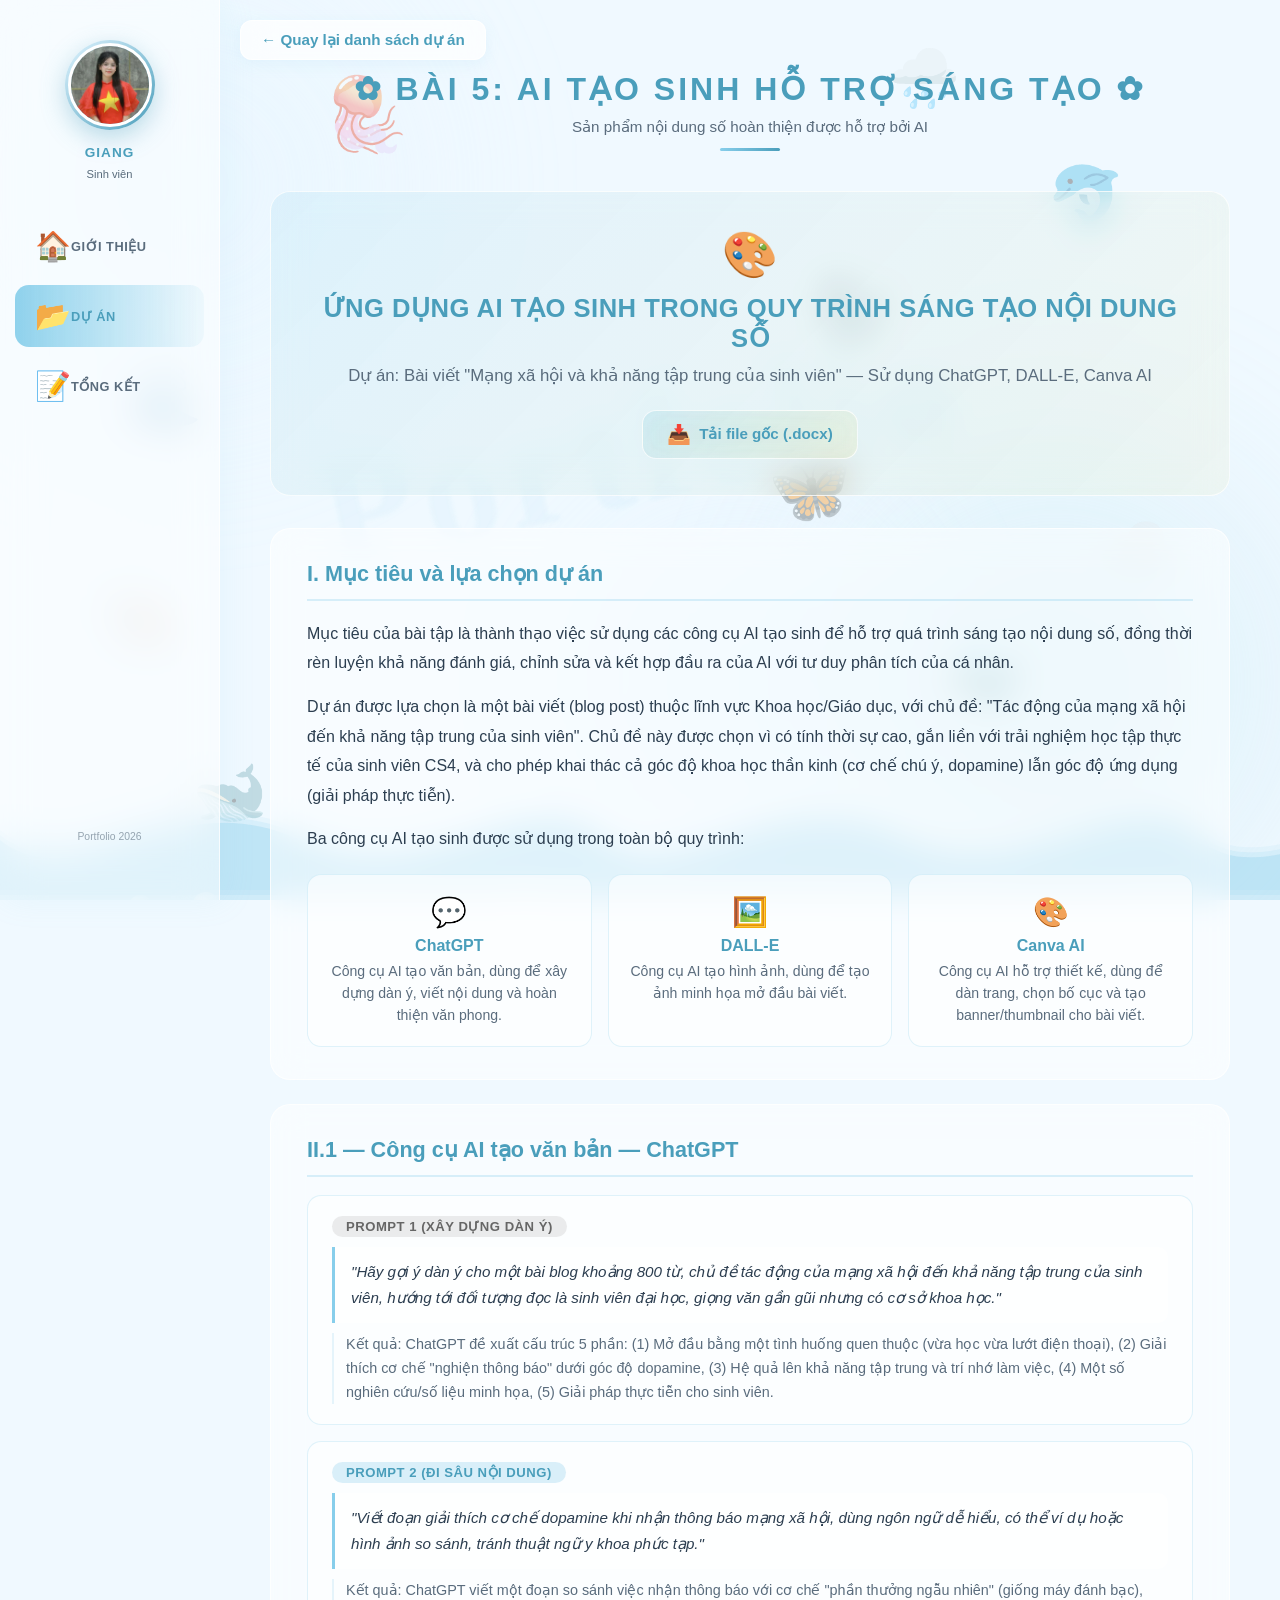
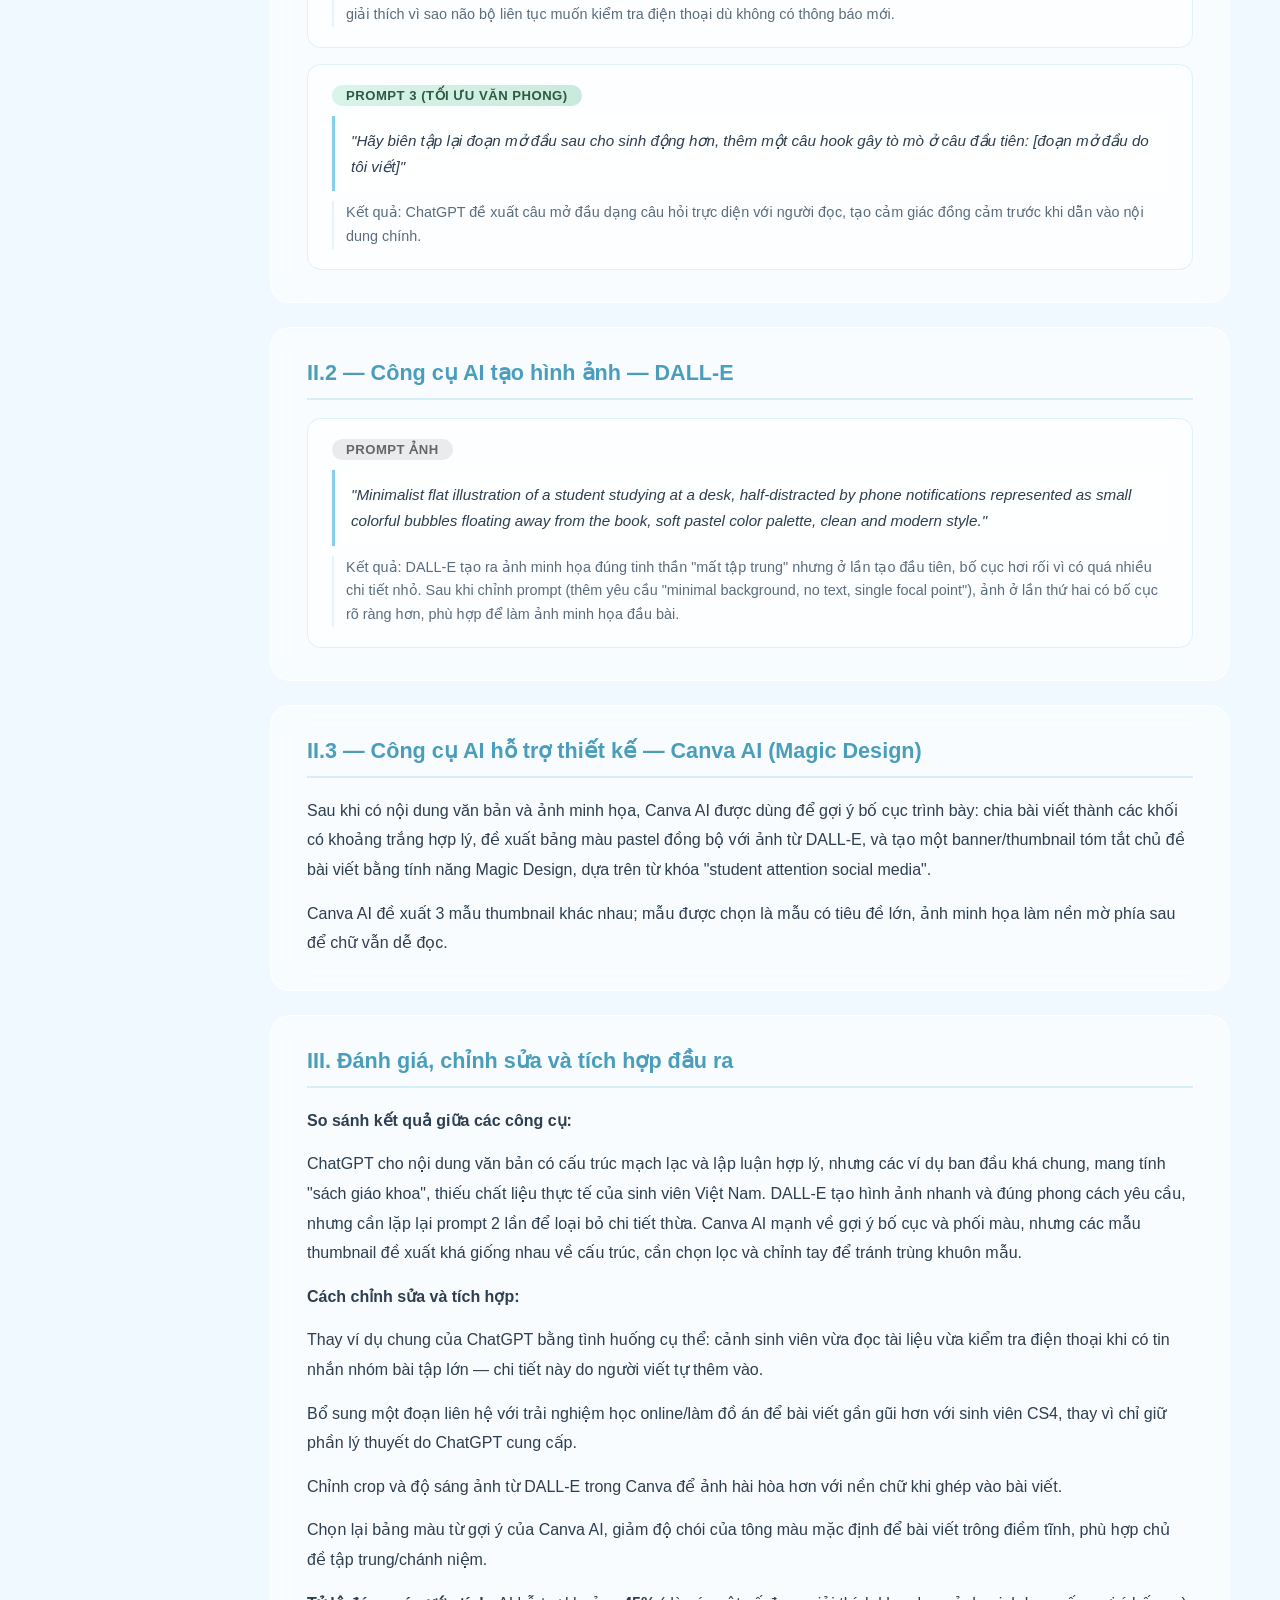
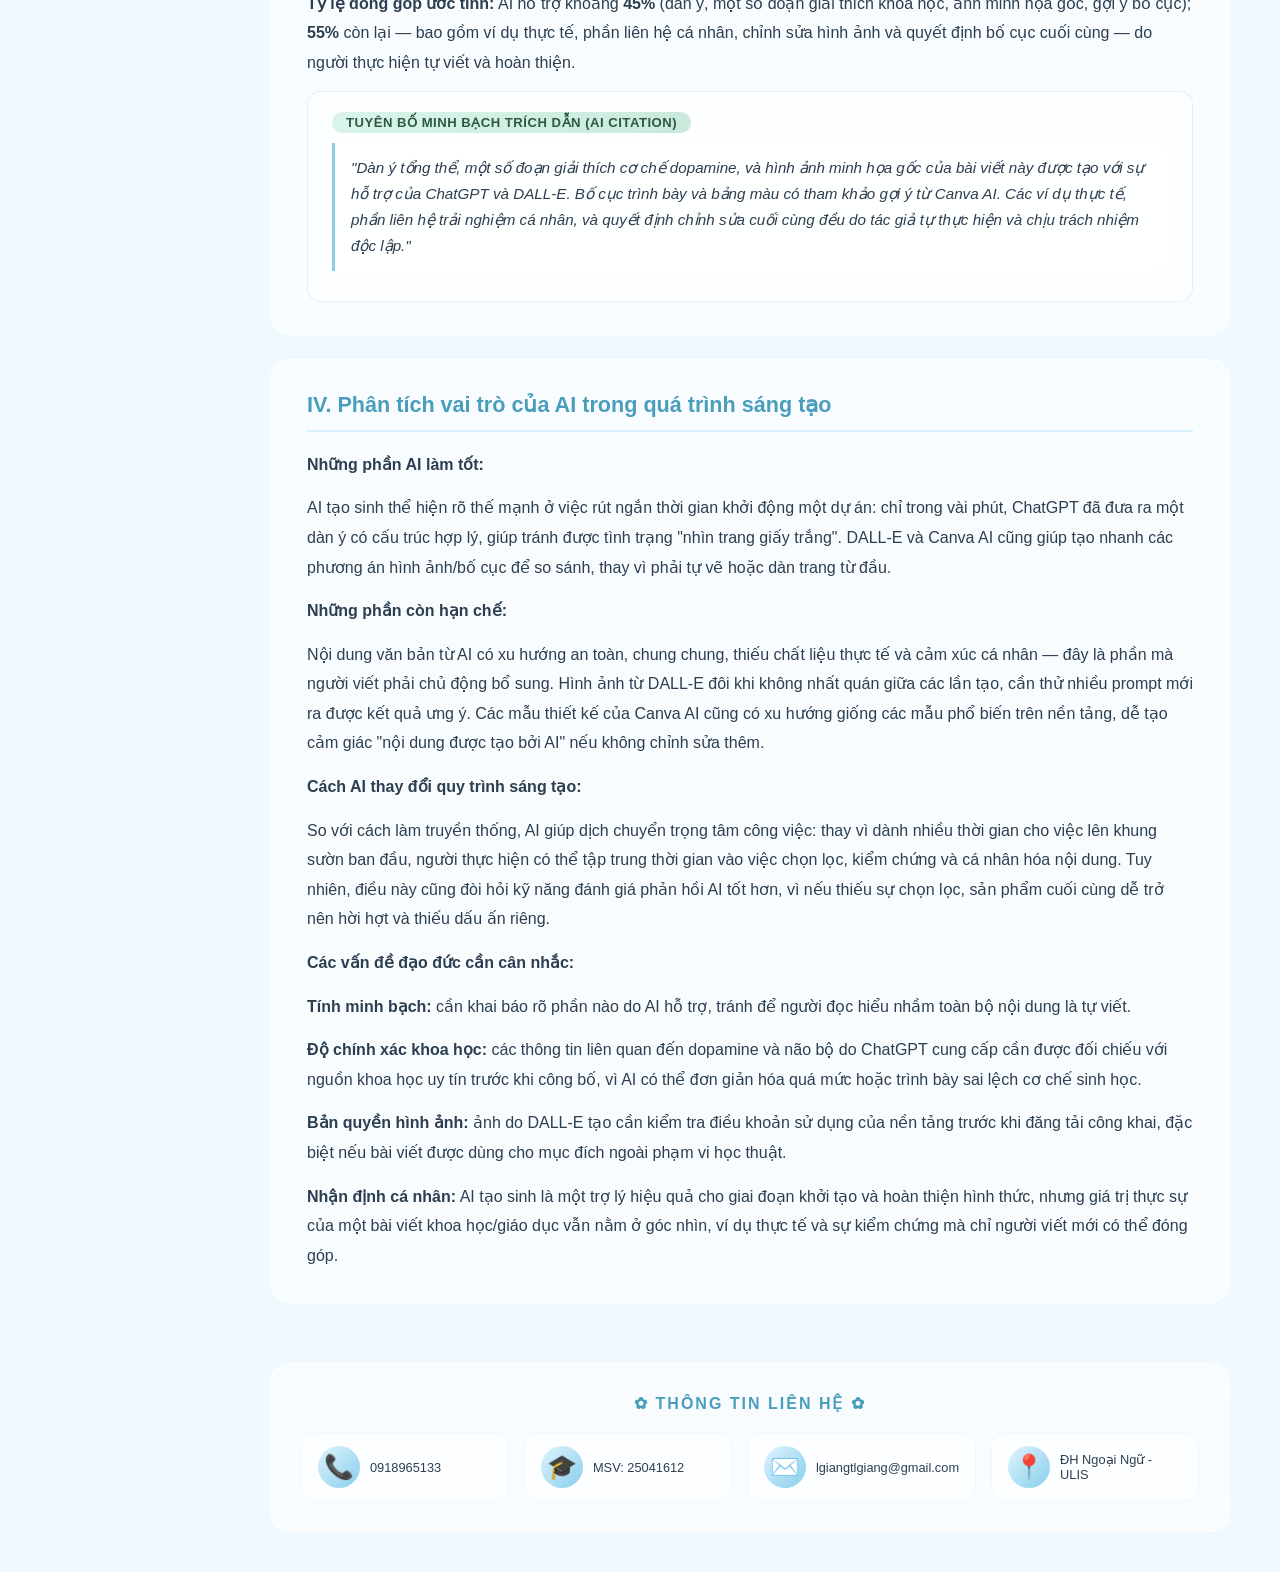
<file: bai5.html>
<!DOCTYPE html>
<html lang="vi">
<head>
    <meta charset="UTF-8">
    <meta name="viewport" content="width=device-width, initial-scale=1.0">
    <title>Bài 5: AI Tạo sinh hỗ trợ Sáng tạo | Trần Linh Giang</title>
    <link rel="preconnect" href="https://fonts.googleapis.com">
    <link rel="preconnect" href="https://fonts.gstatic.com" crossorigin>
    <link href="https://fonts.googleapis.com/css2?family=Dancing+Script:wght@700&display=swap" rel="stylesheet">
    <link rel="stylesheet" href="css/style.css">
</head>
<body>

    <div class="decor-bg">
        <div class="soft-orb orb-1"></div>
        <div class="soft-orb orb-2"></div>
        <div class="soft-orb orb-3"></div>
    </div>

    <div class="floating-icons">
        <div class="floating-icon fi-1">🪼</div>
        <div class="floating-icon fi-2">🐬</div>
        <div class="floating-icon fi-3">🦋</div>
        <div class="floating-icon fi-4">🐳</div>
        <div class="floating-icon fi-5">🐋</div>
        <div class="floating-icon fi-6">🦭</div>
        <div class="floating-icon fi-7">🐚</div>
        <div class="floating-icon fi-8">🌊</div>
        <div class="floating-icon fi-9">☁️</div>
        <div class="floating-icon fi-10">🌧️</div>
    </div>

    <div class="bg-text">Portfolio</div>

    <div class="wave-container">
        <div class="wave"></div>
        <div class="wave wave2"></div>
        <div class="wave wave3"></div>
    </div>

    <div class="bubbles">
        <div class="bubble"></div>
        <div class="bubble"></div>
        <div class="bubble"></div>
        <div class="bubble"></div>
        <div class="bubble"></div>
        <div class="bubble"></div>
        <div class="bubble"></div>
        <div class="bubble"></div>
    </div>

    <!-- SIDEBAR -->
    <aside class="sidebar">
        <div class="sidebar-avatar">
            <img src="assets/avatar.jpg" alt="Avatar">
        </div>
        <div class="sidebar-name">Giang</div>
        <div class="sidebar-role">Sinh viên</div>
        <nav class="sidebar-nav">
            <a href="index.html">
                <span class="nav-icon">🏠</span>
                <span>GIỚI THIỆU</span>
            </a>
            <a href="projects.html" class="active">
                <span class="nav-icon">📂</span>
                <span>DỰ ÁN</span>
            </a>
            <a href="summary.html">
                <span class="nav-icon">📝</span>
                <span>TỔNG KẾT</span>
            </a>
        </nav>
        <div class="sidebar-footer">
            <div class="sidebar-footer-text">Portfolio 2026</div>
        </div>
    </aside>

    <!-- MAIN CONTENT -->
    <main class="main-content">

        <a href="projects.html" class="back-link">← Quay lại danh sách dự án</a>

        <div class="page-header">
            <div class="page-header-title">✿ BÀI 5: AI TẠO SINH HỖ TRỢ SÁNG TẠO ✿</div>
            <div class="page-header-subtitle">Sản phẩm nội dung số hoàn thiện được hỗ trợ bởi AI</div>
        </div>

        <div class="hw-report-title">
            <div class="hw-report-icon">🎨</div>
            <div class="hw-report-main">ỨNG DỤNG AI TẠO SINH TRONG QUY TRÌNH SÁNG TẠO NỘI DUNG SỐ</div>
            <div class="hw-report-topic">Dự án: Bài viết "Mạng xã hội và khả năng tập trung của sinh viên" — Sử dụng ChatGPT, DALL-E, Canva AI</div>
            <a href="https://tlgiang.github.io/assets/hw/tmp2iibqn_sang-tao-noi-dung-so_tran-linh-giang.docx" class="hw-download" download><span class="hw-download-icon">📥</span> Tải file gốc (.docx)</a>
        </div>

        <!-- OBJECTIVES -->
        <div class="hw-section">
            <div class="hw-section-title">I. Mục tiêu và lựa chọn dự án</div>
            <div class="hw-section-body">
                <p>Mục tiêu của bài tập là thành thạo việc sử dụng các công cụ AI tạo sinh để hỗ trợ quá trình sáng tạo nội dung số, đồng thời rèn luyện khả năng đánh giá, chỉnh sửa và kết hợp đầu ra của AI với tư duy phân tích của cá nhân.</p>
                <p>Dự án được lựa chọn là một bài viết (blog post) thuộc lĩnh vực Khoa học/Giáo dục, với chủ đề: "Tác động của mạng xã hội đến khả năng tập trung của sinh viên". Chủ đề này được chọn vì có tính thời sự cao, gắn liền với trải nghiệm học tập thực tế của sinh viên CS4, và cho phép khai thác cả góc độ khoa học thần kinh (cơ chế chú ý, dopamine) lẫn góc độ ứng dụng (giải pháp thực tiễn).</p>
                <p>Ba công cụ AI tạo sinh được sử dụng trong toàn bộ quy trình:</p>
                <div class="hw-criteria-grid">
                    <div class="hw-criterion">
                        <div class="hw-criterion-icon">💬</div>
                        <div class="hw-criterion-title">ChatGPT</div>
                        <div class="hw-criterion-desc">Công cụ AI tạo văn bản, dùng để xây dựng dàn ý, viết nội dung và hoàn thiện văn phong.</div>
                    </div>
                    <div class="hw-criterion">
                        <div class="hw-criterion-icon">🖼️</div>
                        <div class="hw-criterion-title">DALL-E</div>
                        <div class="hw-criterion-desc">Công cụ AI tạo hình ảnh, dùng để tạo ảnh minh họa mở đầu bài viết.</div>
                    </div>
                    <div class="hw-criterion">
                        <div class="hw-criterion-icon">🎨</div>
                        <div class="hw-criterion-title">Canva AI</div>
                        <div class="hw-criterion-desc">Công cụ AI hỗ trợ thiết kế, dùng để dàn trang, chọn bố cục và tạo banner/thumbnail cho bài viết.</div>
                    </div>
                </div>
            </div>
        </div>

        <!-- CHATGPT -->
        <div class="hw-section">
            <div class="hw-section-title">II.1 — Công cụ AI tạo văn bản — ChatGPT</div>
            <div class="hw-section-body">
                <div class="hw-prompt-card">
                    <div class="hw-prompt-level hw-prompt-basic">Prompt 1 (Xây dựng dàn ý)</div>
                    <div class="hw-prompt-text">"Hãy gợi ý dàn ý cho một bài blog khoảng 800 từ, chủ đề tác động của mạng xã hội đến khả năng tập trung của sinh viên, hướng tới đối tượng đọc là sinh viên đại học, giọng văn gần gũi nhưng có cơ sở khoa học."</div>
                    <div class="hw-prompt-result">Kết quả: ChatGPT đề xuất cấu trúc 5 phần: (1) Mở đầu bằng một tình huống quen thuộc (vừa học vừa lướt điện thoại), (2) Giải thích cơ chế "nghiện thông báo" dưới góc độ dopamine, (3) Hệ quả lên khả năng tập trung và trí nhớ làm việc, (4) Một số nghiên cứu/số liệu minh họa, (5) Giải pháp thực tiễn cho sinh viên.</div>
                </div>
                <div class="hw-prompt-card">
                    <div class="hw-prompt-level hw-prompt-improved">Prompt 2 (Đi sâu nội dung)</div>
                    <div class="hw-prompt-text">"Viết đoạn giải thích cơ chế dopamine khi nhận thông báo mạng xã hội, dùng ngôn ngữ dễ hiểu, có thể ví dụ hoặc hình ảnh so sánh, tránh thuật ngữ y khoa phức tạp."</div>
                    <div class="hw-prompt-result">Kết quả: ChatGPT viết một đoạn so sánh việc nhận thông báo với cơ chế "phần thưởng ngẫu nhiên" (giống máy đánh bạc), giải thích vì sao não bộ liên tục muốn kiểm tra điện thoại dù không có thông báo mới.</div>
                </div>
                <div class="hw-prompt-card">
                    <div class="hw-prompt-level hw-prompt-advanced">Prompt 3 (Tối ưu văn phong)</div>
                    <div class="hw-prompt-text">"Hãy biên tập lại đoạn mở đầu sau cho sinh động hơn, thêm một câu hook gây tò mò ở câu đầu tiên: [đoạn mở đầu do tôi viết]"</div>
                    <div class="hw-prompt-result">Kết quả: ChatGPT đề xuất câu mở đầu dạng câu hỏi trực diện với người đọc, tạo cảm giác đồng cảm trước khi dẫn vào nội dung chính.</div>
                </div>
            </div>
        </div>

        <!-- DALL-E -->
        <div class="hw-section">
            <div class="hw-section-title">II.2 — Công cụ AI tạo hình ảnh — DALL-E</div>
            <div class="hw-section-body">
                <div class="hw-prompt-card">
                    <div class="hw-prompt-level hw-prompt-basic">Prompt ảnh</div>
                    <div class="hw-prompt-text">"Minimalist flat illustration of a student studying at a desk, half-distracted by phone notifications represented as small colorful bubbles floating away from the book, soft pastel color palette, clean and modern style."</div>
                    <div class="hw-prompt-result">Kết quả: DALL-E tạo ra ảnh minh họa đúng tinh thần "mất tập trung" nhưng ở lần tạo đầu tiên, bố cục hơi rối vì có quá nhiều chi tiết nhỏ. Sau khi chỉnh prompt (thêm yêu cầu "minimal background, no text, single focal point"), ảnh ở lần thứ hai có bố cục rõ ràng hơn, phù hợp để làm ảnh minh họa đầu bài.</div>
                </div>
            </div>
        </div>

        <!-- CANVA -->
        <div class="hw-section">
            <div class="hw-section-title">II.3 — Công cụ AI hỗ trợ thiết kế — Canva AI (Magic Design)</div>
            <div class="hw-section-body">
                <p>Sau khi có nội dung văn bản và ảnh minh họa, Canva AI được dùng để gợi ý bố cục trình bày: chia bài viết thành các khối có khoảng trắng hợp lý, đề xuất bảng màu pastel đồng bộ với ảnh từ DALL-E, và tạo một banner/thumbnail tóm tắt chủ đề bài viết bằng tính năng Magic Design, dựa trên từ khóa "student attention social media".</p>
                <p>Canva AI đề xuất 3 mẫu thumbnail khác nhau; mẫu được chọn là mẫu có tiêu đề lớn, ảnh minh họa làm nền mờ phía sau để chữ vẫn dễ đọc.</p>
            </div>
        </div>

        <!-- EVALUATION -->
        <div class="hw-section">
            <div class="hw-section-title">III. Đánh giá, chỉnh sửa và tích hợp đầu ra</div>
            <div class="hw-section-body">
                <p><strong>So sánh kết quả giữa các công cụ:</strong></p>
                <p>ChatGPT cho nội dung văn bản có cấu trúc mạch lạc và lập luận hợp lý, nhưng các ví dụ ban đầu khá chung, mang tính "sách giáo khoa", thiếu chất liệu thực tế của sinh viên Việt Nam. DALL-E tạo hình ảnh nhanh và đúng phong cách yêu cầu, nhưng cần lặp lại prompt 2 lần để loại bỏ chi tiết thừa. Canva AI mạnh về gợi ý bố cục và phối màu, nhưng các mẫu thumbnail đề xuất khá giống nhau về cấu trúc, cần chọn lọc và chỉnh tay để tránh trùng khuôn mẫu.</p>
                <p><strong>Cách chỉnh sửa và tích hợp:</strong></p>
                <p>Thay ví dụ chung của ChatGPT bằng tình huống cụ thể: cảnh sinh viên vừa đọc tài liệu vừa kiểm tra điện thoại khi có tin nhắn nhóm bài tập lớn — chi tiết này do người viết tự thêm vào.</p>
                <p>Bổ sung một đoạn liên hệ với trải nghiệm học online/làm đồ án để bài viết gần gũi hơn với sinh viên CS4, thay vì chỉ giữ phần lý thuyết do ChatGPT cung cấp.</p>
                <p>Chỉnh crop và độ sáng ảnh từ DALL-E trong Canva để ảnh hài hòa hơn với nền chữ khi ghép vào bài viết.</p>
                <p>Chọn lại bảng màu từ gợi ý của Canva AI, giảm độ chói của tông màu mặc định để bài viết trông điềm tĩnh, phù hợp chủ đề tập trung/chánh niệm.</p>
                <p><strong>Tỷ lệ đóng góp ước tính:</strong> AI hỗ trợ khoảng <strong>45%</strong> (dàn ý, một số đoạn giải thích khoa học, ảnh minh họa gốc, gợi ý bố cục); <strong>55%</strong> còn lại — bao gồm ví dụ thực tế, phần liên hệ cá nhân, chỉnh sửa hình ảnh và quyết định bố cục cuối cùng — do người thực hiện tự viết và hoàn thiện.</p>
                <div class="hw-prompt-card">
                    <div class="hw-prompt-level hw-prompt-advanced">Tuyên bố minh bạch trích dẫn (AI Citation)</div>
                    <div class="hw-prompt-text">"Dàn ý tổng thể, một số đoạn giải thích cơ chế dopamine, và hình ảnh minh họa gốc của bài viết này được tạo với sự hỗ trợ của ChatGPT và DALL-E. Bố cục trình bày và bảng màu có tham khảo gợi ý từ Canva AI. Các ví dụ thực tế, phần liên hệ trải nghiệm cá nhân, và quyết định chỉnh sửa cuối cùng đều do tác giả tự thực hiện và chịu trách nhiệm độc lập."</div>
                </div>
            </div>
        </div>

        <!-- ANALYSIS -->
        <div class="hw-section">
            <div class="hw-section-title">IV. Phân tích vai trò của AI trong quá trình sáng tạo</div>
            <div class="hw-section-body">
                <p><strong>Những phần AI làm tốt:</strong></p>
                <p>AI tạo sinh thể hiện rõ thế mạnh ở việc rút ngắn thời gian khởi động một dự án: chỉ trong vài phút, ChatGPT đã đưa ra một dàn ý có cấu trúc hợp lý, giúp tránh được tình trạng "nhìn trang giấy trắng". DALL-E và Canva AI cũng giúp tạo nhanh các phương án hình ảnh/bố cục để so sánh, thay vì phải tự vẽ hoặc dàn trang từ đầu.</p>
                <p><strong>Những phần còn hạn chế:</strong></p>
                <p>Nội dung văn bản từ AI có xu hướng an toàn, chung chung, thiếu chất liệu thực tế và cảm xúc cá nhân — đây là phần mà người viết phải chủ động bổ sung. Hình ảnh từ DALL-E đôi khi không nhất quán giữa các lần tạo, cần thử nhiều prompt mới ra được kết quả ưng ý. Các mẫu thiết kế của Canva AI cũng có xu hướng giống các mẫu phổ biến trên nền tảng, dễ tạo cảm giác "nội dung được tạo bởi AI" nếu không chỉnh sửa thêm.</p>
                <p><strong>Cách AI thay đổi quy trình sáng tạo:</strong></p>
                <p>So với cách làm truyền thống, AI giúp dịch chuyển trọng tâm công việc: thay vì dành nhiều thời gian cho việc lên khung sườn ban đầu, người thực hiện có thể tập trung thời gian vào việc chọn lọc, kiểm chứng và cá nhân hóa nội dung. Tuy nhiên, điều này cũng đòi hỏi kỹ năng đánh giá phản hồi AI tốt hơn, vì nếu thiếu sự chọn lọc, sản phẩm cuối cùng dễ trở nên hời hợt và thiếu dấu ấn riêng.</p>
                <p><strong>Các vấn đề đạo đức cần cân nhắc:</strong></p>
                <p><strong>Tính minh bạch:</strong> cần khai báo rõ phần nào do AI hỗ trợ, tránh để người đọc hiểu nhầm toàn bộ nội dung là tự viết.</p>
                <p><strong>Độ chính xác khoa học:</strong> các thông tin liên quan đến dopamine và não bộ do ChatGPT cung cấp cần được đối chiếu với nguồn khoa học uy tín trước khi công bố, vì AI có thể đơn giản hóa quá mức hoặc trình bày sai lệch cơ chế sinh học.</p>
                <p><strong>Bản quyền hình ảnh:</strong> ảnh do DALL-E tạo cần kiểm tra điều khoản sử dụng của nền tảng trước khi đăng tải công khai, đặc biệt nếu bài viết được dùng cho mục đích ngoài phạm vi học thuật.</p>
                <p><strong>Nhận định cá nhân:</strong> AI tạo sinh là một trợ lý hiệu quả cho giai đoạn khởi tạo và hoàn thiện hình thức, nhưng giá trị thực sự của một bài viết khoa học/giáo dục vẫn nằm ở góc nhìn, ví dụ thực tế và sự kiểm chứng mà chỉ người viết mới có thể đóng góp.</p>
            </div>
        </div>

        <!-- CONTACT -->
        <div class="contact-strip">
            <div class="contact-strip-title">✿ THÔNG TIN LIÊN HỆ ✿</div>
            <div class="contact-strip-grid">
                <div class="contact-chip">
                    <div class="contact-chip-icon">📞</div>
                    <div class="contact-chip-text">0918965133</div>
                </div>
                <div class="contact-chip">
                    <div class="contact-chip-icon">🎓</div>
                    <div class="contact-chip-text">MSV: 25041612</div>
                </div>
                <div class="contact-chip">
                    <div class="contact-chip-icon">✉️</div>
                    <div class="contact-chip-text">lgiangtlgiang@gmail.com</div>
                </div>
                <div class="contact-chip">
                    <div class="contact-chip-icon">📍</div>
                    <div class="contact-chip-text">ĐH Ngoại Ngữ - ULIS</div>
                </div>
            </div>
        </div>

    </main>

</body>
</html>
</file>
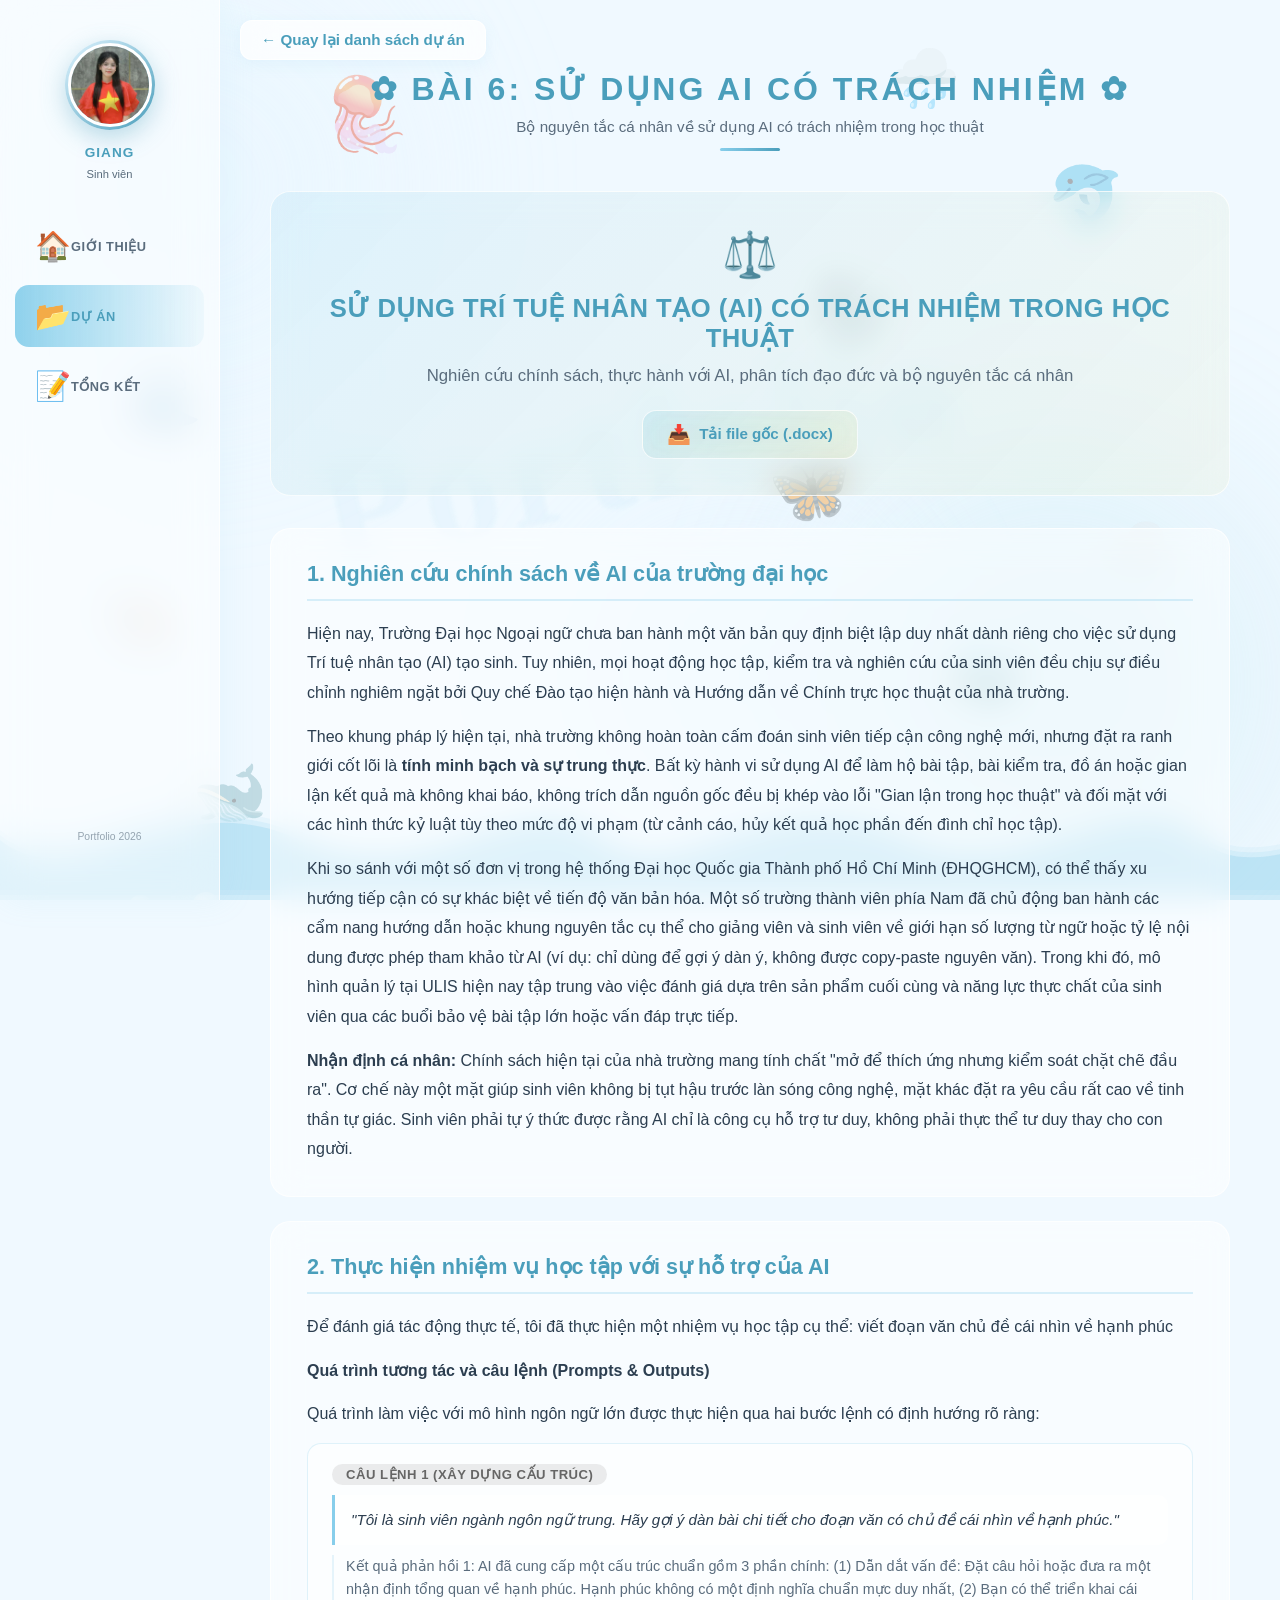
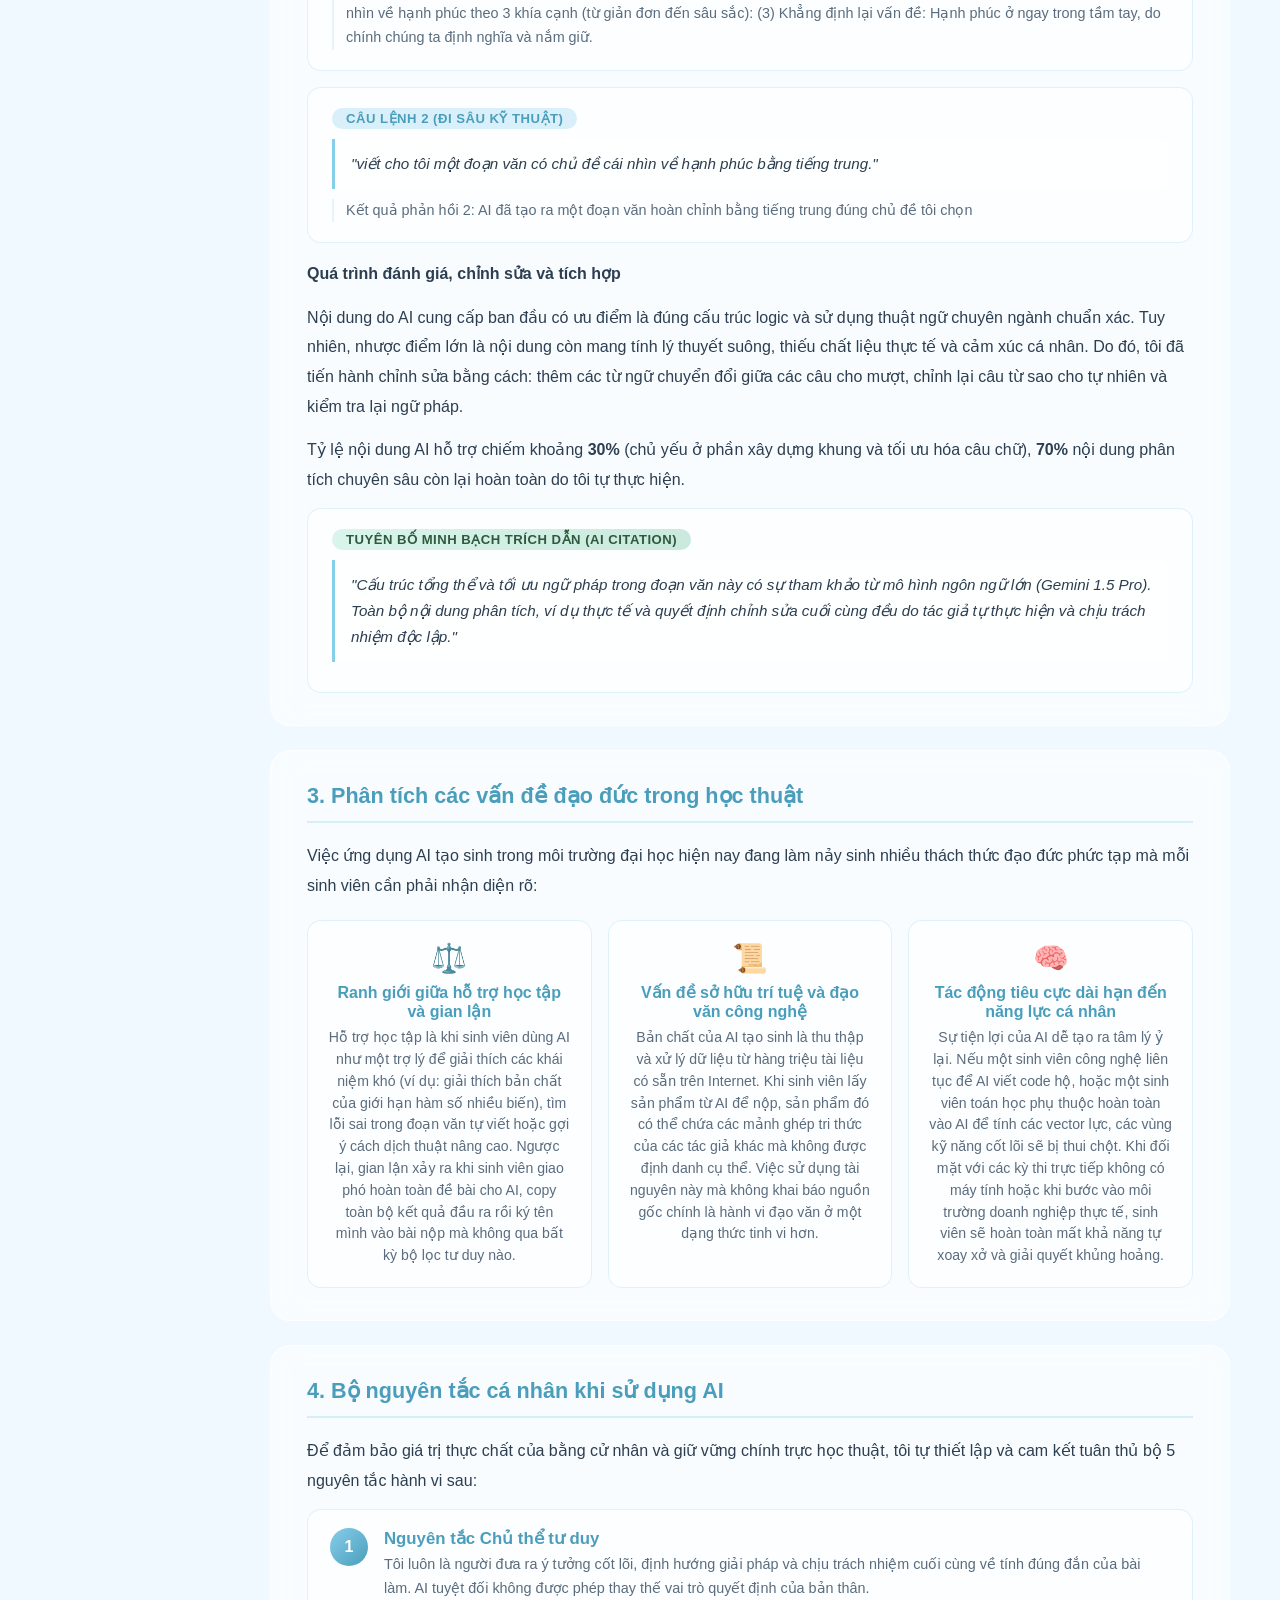
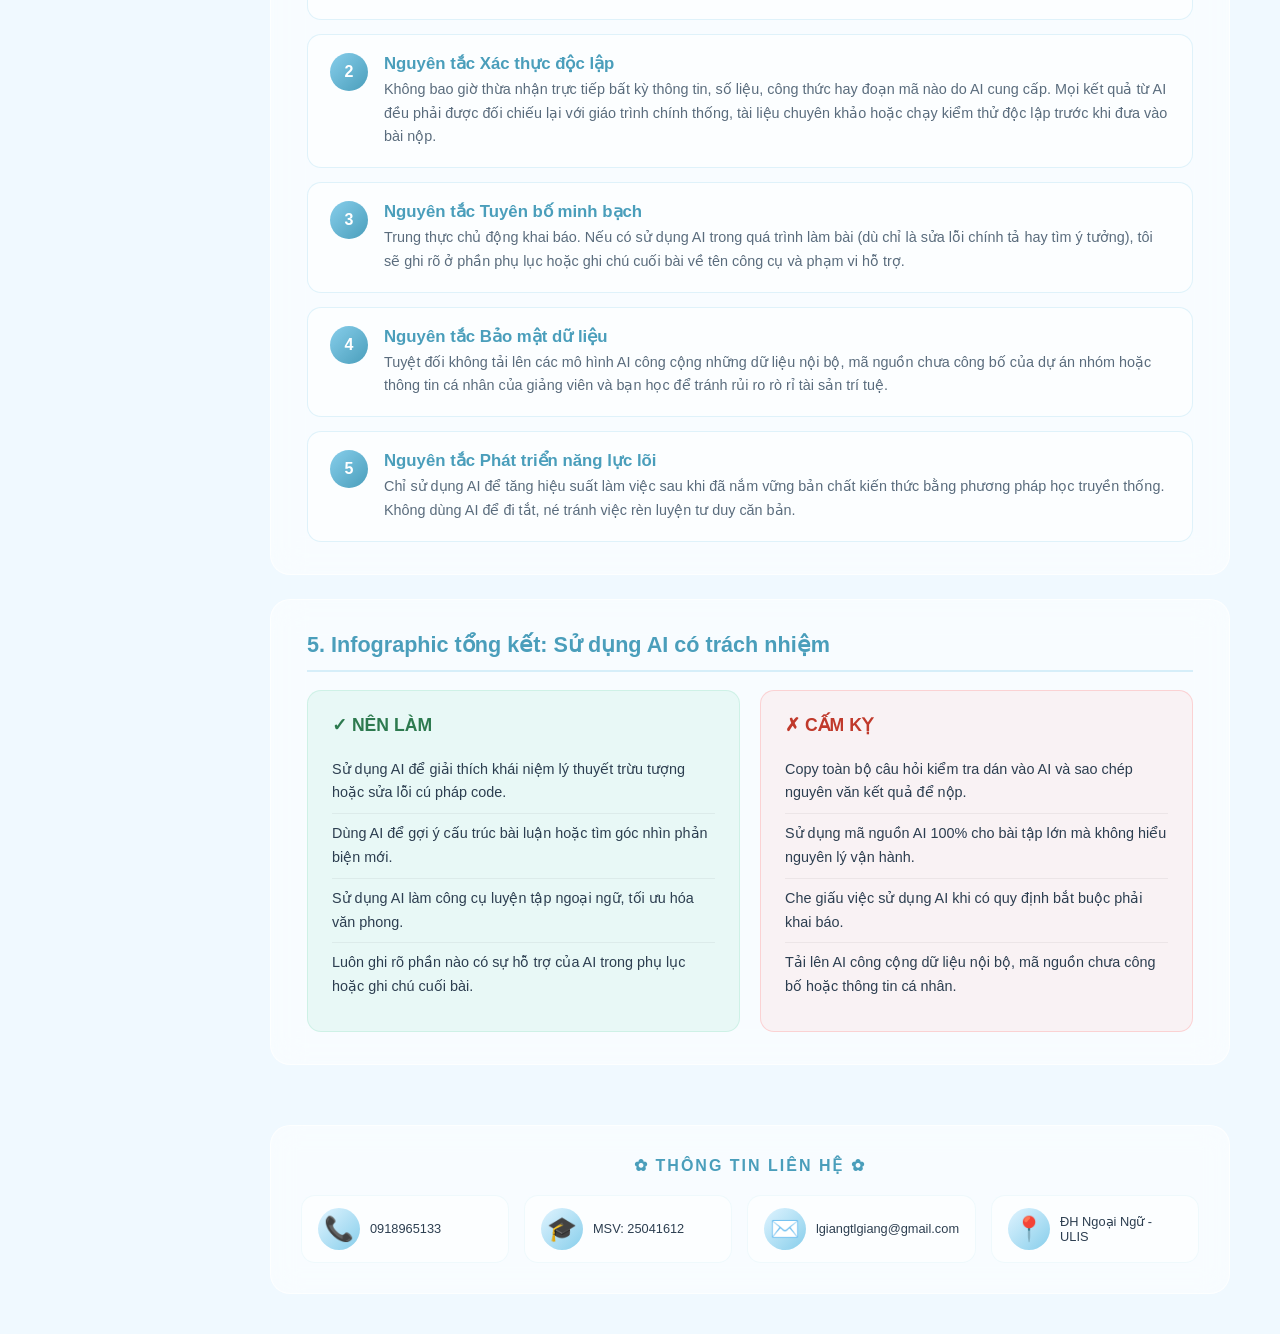
<file: bai6.html>
<!DOCTYPE html>
<html lang="vi">
<head>
    <meta charset="UTF-8">
    <meta name="viewport" content="width=device-width, initial-scale=1.0">
    <title>Bài 6: Sử dụng AI có Trách nhiệm | Trần Linh Giang</title>
    <link rel="preconnect" href="https://fonts.googleapis.com">
    <link rel="preconnect" href="https://fonts.gstatic.com" crossorigin>
    <link href="https://fonts.googleapis.com/css2?family=Dancing+Script:wght@700&display=swap" rel="stylesheet">
    <link rel="stylesheet" href="css/style.css">
</head>
<body>

    <div class="decor-bg">
        <div class="soft-orb orb-1"></div>
        <div class="soft-orb orb-2"></div>
        <div class="soft-orb orb-3"></div>
    </div>

    <div class="floating-icons">
        <div class="floating-icon fi-1">🪼</div>
        <div class="floating-icon fi-2">🐬</div>
        <div class="floating-icon fi-3">🦋</div>
        <div class="floating-icon fi-4">🐳</div>
        <div class="floating-icon fi-5">🐋</div>
        <div class="floating-icon fi-6">🦭</div>
        <div class="floating-icon fi-7">🐚</div>
        <div class="floating-icon fi-8">🌊</div>
        <div class="floating-icon fi-9">☁️</div>
        <div class="floating-icon fi-10">🌧️</div>
    </div>

    <div class="bg-text">Portfolio</div>

    <div class="wave-container">
        <div class="wave"></div>
        <div class="wave wave2"></div>
        <div class="wave wave3"></div>
    </div>

    <div class="bubbles">
        <div class="bubble"></div>
        <div class="bubble"></div>
        <div class="bubble"></div>
        <div class="bubble"></div>
        <div class="bubble"></div>
        <div class="bubble"></div>
        <div class="bubble"></div>
        <div class="bubble"></div>
    </div>

    <!-- SIDEBAR -->
    <aside class="sidebar">
        <div class="sidebar-avatar">
            <img src="assets/avatar.jpg" alt="Avatar">
        </div>
        <div class="sidebar-name">Giang</div>
        <div class="sidebar-role">Sinh viên</div>
        <nav class="sidebar-nav">
            <a href="index.html">
                <span class="nav-icon">🏠</span>
                <span>GIỚI THIỆU</span>
            </a>
            <a href="projects.html" class="active">
                <span class="nav-icon">📂</span>
                <span>DỰ ÁN</span>
            </a>
            <a href="summary.html">
                <span class="nav-icon">📝</span>
                <span>TỔNG KẾT</span>
            </a>
        </nav>
        <div class="sidebar-footer">
            <div class="sidebar-footer-text">Portfolio 2026</div>
        </div>
    </aside>

    <!-- MAIN CONTENT -->
    <main class="main-content">

        <a href="projects.html" class="back-link">← Quay lại danh sách dự án</a>

        <div class="page-header">
            <div class="page-header-title">✿ BÀI 6: SỬ DỤNG AI CÓ TRÁCH NHIỆM ✿</div>
            <div class="page-header-subtitle">Bộ nguyên tắc cá nhân về sử dụng AI có trách nhiệm trong học thuật</div>
        </div>

        <div class="hw-report-title">
            <div class="hw-report-icon">⚖️</div>
            <div class="hw-report-main">SỬ DỤNG TRÍ TUỆ NHÂN TẠO (AI) CÓ TRÁCH NHIỆM TRONG HỌC THUẬT</div>
            <div class="hw-report-topic">Nghiên cứu chính sách, thực hành với AI, phân tích đạo đức và bộ nguyên tắc cá nhân</div>
            <a href="https://tlgiang.github.io/assets/hw/tmpiiq5cz_bao-cao_ai-co-trach-nghiem_tran-linh-giang.docx" class="hw-download" download><span class="hw-download-icon">📥</span> Tải file gốc (.docx)</a>
        </div>

        <!-- POLICY -->
        <div class="hw-section">
            <div class="hw-section-title">1. Nghiên cứu chính sách về AI của trường đại học</div>
            <div class="hw-section-body">
                <p>Hiện nay, Trường Đại học Ngoại ngữ chưa ban hành một văn bản quy định biệt lập duy nhất dành riêng cho việc sử dụng Trí tuệ nhân tạo (AI) tạo sinh. Tuy nhiên, mọi hoạt động học tập, kiểm tra và nghiên cứu của sinh viên đều chịu sự điều chỉnh nghiêm ngặt bởi Quy chế Đào tạo hiện hành và Hướng dẫn về Chính trực học thuật của nhà trường.</p>
                <p>Theo khung pháp lý hiện tại, nhà trường không hoàn toàn cấm đoán sinh viên tiếp cận công nghệ mới, nhưng đặt ra ranh giới cốt lõi là <strong>tính minh bạch và sự trung thực</strong>. Bất kỳ hành vi sử dụng AI để làm hộ bài tập, bài kiểm tra, đồ án hoặc gian lận kết quả mà không khai báo, không trích dẫn nguồn gốc đều bị khép vào lỗi "Gian lận trong học thuật" và đối mặt với các hình thức kỷ luật tùy theo mức độ vi phạm (từ cảnh cáo, hủy kết quả học phần đến đình chỉ học tập).</p>
                <p>Khi so sánh với một số đơn vị trong hệ thống Đại học Quốc gia Thành phố Hồ Chí Minh (ĐHQGHCM), có thể thấy xu hướng tiếp cận có sự khác biệt về tiến độ văn bản hóa. Một số trường thành viên phía Nam đã chủ động ban hành các cẩm nang hướng dẫn hoặc khung nguyên tắc cụ thể cho giảng viên và sinh viên về giới hạn số lượng từ ngữ hoặc tỷ lệ nội dung được phép tham khảo từ AI (ví dụ: chỉ dùng để gợi ý dàn ý, không được copy-paste nguyên văn). Trong khi đó, mô hình quản lý tại ULIS hiện nay tập trung vào việc đánh giá dựa trên sản phẩm cuối cùng và năng lực thực chất của sinh viên qua các buổi bảo vệ bài tập lớn hoặc vấn đáp trực tiếp.</p>
                <p><strong>Nhận định cá nhân:</strong> Chính sách hiện tại của nhà trường mang tính chất "mở để thích ứng nhưng kiểm soát chặt chẽ đầu ra". Cơ chế này một mặt giúp sinh viên không bị tụt hậu trước làn sóng công nghệ, mặt khác đặt ra yêu cầu rất cao về tinh thần tự giác. Sinh viên phải tự ý thức được rằng AI chỉ là công cụ hỗ trợ tư duy, không phải thực thể tư duy thay cho con người.</p>
            </div>
        </div>

        <!-- PRACTICE -->
        <div class="hw-section">
            <div class="hw-section-title">2. Thực hiện nhiệm vụ học tập với sự hỗ trợ của AI</div>
            <div class="hw-section-body">
                <p>Để đánh giá tác động thực tế, tôi đã thực hiện một nhiệm vụ học tập cụ thể: viết đoạn văn chủ đề cái nhìn về hạnh phúc</p>
                <p><strong>Quá trình tương tác và câu lệnh (Prompts & Outputs)</strong></p>
                <p>Quá trình làm việc với mô hình ngôn ngữ lớn được thực hiện qua hai bước lệnh có định hướng rõ ràng:</p>
                <div class="hw-prompt-card">
                    <div class="hw-prompt-level hw-prompt-basic">Câu lệnh 1 (Xây dựng cấu trúc)</div>
                    <div class="hw-prompt-text">"Tôi là sinh viên ngành ngôn ngữ trung. Hãy gợi ý dàn bài chi tiết cho đoạn văn có chủ đề cái nhìn về hạnh phúc."</div>
                    <div class="hw-prompt-result">Kết quả phản hồi 1: AI đã cung cấp một cấu trúc chuẩn gồm 3 phần chính: (1) Dẫn dắt vấn đề: Đặt câu hỏi hoặc đưa ra một nhận định tổng quan về hạnh phúc. Hạnh phúc không có một định nghĩa chuẩn mực duy nhất, (2) Bạn có thể triển khai cái nhìn về hạnh phúc theo 3 khía cạnh (từ giản đơn đến sâu sắc): (3) Khẳng định lại vấn đề: Hạnh phúc ở ngay trong tầm tay, do chính chúng ta định nghĩa và nắm giữ.</div>
                </div>
                <div class="hw-prompt-card">
                    <div class="hw-prompt-level hw-prompt-improved">Câu lệnh 2 (Đi sâu kỹ thuật)</div>
                    <div class="hw-prompt-text">"viết cho tôi một đoạn văn có chủ đề cái nhìn về hạnh phúc bằng tiếng trung."</div>
                    <div class="hw-prompt-result">Kết quả phản hồi 2: AI đã tạo ra một đoạn văn hoàn chỉnh bằng tiếng trung đúng chủ đề tôi chọn</div>
                </div>
                <p><strong>Quá trình đánh giá, chỉnh sửa và tích hợp</strong></p>
                <p>Nội dung do AI cung cấp ban đầu có ưu điểm là đúng cấu trúc logic và sử dụng thuật ngữ chuyên ngành chuẩn xác. Tuy nhiên, nhược điểm lớn là nội dung còn mang tính lý thuyết suông, thiếu chất liệu thực tế và cảm xúc cá nhân. Do đó, tôi đã tiến hành chỉnh sửa bằng cách: thêm các từ ngữ chuyển đổi giữa các câu cho mượt, chỉnh lại câu từ sao cho tự nhiên và kiểm tra lại ngữ pháp.</p>
                <p>Tỷ lệ nội dung AI hỗ trợ chiếm khoảng <strong>30%</strong> (chủ yếu ở phần xây dựng khung và tối ưu hóa câu chữ), <strong>70%</strong> nội dung phân tích chuyên sâu còn lại hoàn toàn do tôi tự thực hiện.</p>
                <div class="hw-prompt-card">
                    <div class="hw-prompt-level hw-prompt-advanced">Tuyên bố minh bạch trích dẫn (AI Citation)</div>
                    <div class="hw-prompt-text">"Cấu trúc tổng thể và tối ưu ngữ pháp trong đoạn văn này có sự tham khảo từ mô hình ngôn ngữ lớn (Gemini 1.5 Pro). Toàn bộ nội dung phân tích, ví dụ thực tế và quyết định chỉnh sửa cuối cùng đều do tác giả tự thực hiện và chịu trách nhiệm độc lập."</div>
                </div>
            </div>
        </div>

        <!-- ETHICS -->
        <div class="hw-section">
            <div class="hw-section-title">3. Phân tích các vấn đề đạo đức trong học thuật</div>
            <div class="hw-section-body">
                <p>Việc ứng dụng AI tạo sinh trong môi trường đại học hiện nay đang làm nảy sinh nhiều thách thức đạo đức phức tạp mà mỗi sinh viên cần phải nhận diện rõ:</p>
                <div class="hw-criteria-grid">
                    <div class="hw-criterion">
                        <div class="hw-criterion-icon">⚖️</div>
                        <div class="hw-criterion-title">Ranh giới giữa hỗ trợ học tập và gian lận</div>
                        <div class="hw-criterion-desc">Hỗ trợ học tập là khi sinh viên dùng AI như một trợ lý để giải thích các khái niệm khó (ví dụ: giải thích bản chất của giới hạn hàm số nhiều biến), tìm lỗi sai trong đoạn văn tự viết hoặc gợi ý cách dịch thuật nâng cao. Ngược lại, gian lận xảy ra khi sinh viên giao phó hoàn toàn đề bài cho AI, copy toàn bộ kết quả đầu ra rồi ký tên mình vào bài nộp mà không qua bất kỳ bộ lọc tư duy nào.</div>
                    </div>
                    <div class="hw-criterion">
                        <div class="hw-criterion-icon">📜</div>
                        <div class="hw-criterion-title">Vấn đề sở hữu trí tuệ và đạo văn công nghệ</div>
                        <div class="hw-criterion-desc">Bản chất của AI tạo sinh là thu thập và xử lý dữ liệu từ hàng triệu tài liệu có sẵn trên Internet. Khi sinh viên lấy sản phẩm từ AI để nộp, sản phẩm đó có thể chứa các mảnh ghép tri thức của các tác giả khác mà không được định danh cụ thể. Việc sử dụng tài nguyên này mà không khai báo nguồn gốc chính là hành vi đạo văn ở một dạng thức tinh vi hơn.</div>
                    </div>
                    <div class="hw-criterion">
                        <div class="hw-criterion-icon">🧠</div>
                        <div class="hw-criterion-title">Tác động tiêu cực dài hạn đến năng lực cá nhân</div>
                        <div class="hw-criterion-desc">Sự tiện lợi của AI dễ tạo ra tâm lý ỷ lại. Nếu một sinh viên công nghệ liên tục để AI viết code hộ, hoặc một sinh viên toán học phụ thuộc hoàn toàn vào AI để tính các vector lực, các vùng kỹ năng cốt lõi sẽ bị thui chột. Khi đối mặt với các kỳ thi trực tiếp không có máy tính hoặc khi bước vào môi trường doanh nghiệp thực tế, sinh viên sẽ hoàn toàn mất khả năng tự xoay xở và giải quyết khủng hoảng.</div>
                    </div>
                </div>
            </div>
        </div>

        <!-- PRINCIPLES -->
        <div class="hw-section">
            <div class="hw-section-title">4. Bộ nguyên tắc cá nhân khi sử dụng AI</div>
            <div class="hw-section-body">
                <p>Để đảm bảo giá trị thực chất của bằng cử nhân và giữ vững chính trực học thuật, tôi tự thiết lập và cam kết tuân thủ bộ 5 nguyên tắc hành vi sau:</p>
                <div class="hw-principles">
                    <div class="hw-principle">
                        <div class="hw-principle-num">1</div>
                        <div class="hw-principle-content">
                            <div class="hw-principle-title">Nguyên tắc Chủ thể tư duy</div>
                            <div class="hw-principle-desc">Tôi luôn là người đưa ra ý tưởng cốt lõi, định hướng giải pháp và chịu trách nhiệm cuối cùng về tính đúng đắn của bài làm. AI tuyệt đối không được phép thay thế vai trò quyết định của bản thân.</div>
                        </div>
                    </div>
                    <div class="hw-principle">
                        <div class="hw-principle-num">2</div>
                        <div class="hw-principle-content">
                            <div class="hw-principle-title">Nguyên tắc Xác thực độc lập</div>
                            <div class="hw-principle-desc">Không bao giờ thừa nhận trực tiếp bất kỳ thông tin, số liệu, công thức hay đoạn mã nào do AI cung cấp. Mọi kết quả từ AI đều phải được đối chiếu lại với giáo trình chính thống, tài liệu chuyên khảo hoặc chạy kiểm thử độc lập trước khi đưa vào bài nộp.</div>
                        </div>
                    </div>
                    <div class="hw-principle">
                        <div class="hw-principle-num">3</div>
                        <div class="hw-principle-content">
                            <div class="hw-principle-title">Nguyên tắc Tuyên bố minh bạch</div>
                            <div class="hw-principle-desc">Trung thực chủ động khai báo. Nếu có sử dụng AI trong quá trình làm bài (dù chỉ là sửa lỗi chính tả hay tìm ý tưởng), tôi sẽ ghi rõ ở phần phụ lục hoặc ghi chú cuối bài về tên công cụ và phạm vi hỗ trợ.</div>
                        </div>
                    </div>
                    <div class="hw-principle">
                        <div class="hw-principle-num">4</div>
                        <div class="hw-principle-content">
                            <div class="hw-principle-title">Nguyên tắc Bảo mật dữ liệu</div>
                            <div class="hw-principle-desc">Tuyệt đối không tải lên các mô hình AI công cộng những dữ liệu nội bộ, mã nguồn chưa công bố của dự án nhóm hoặc thông tin cá nhân của giảng viên và bạn học để tránh rủi ro rò rỉ tài sản trí tuệ.</div>
                        </div>
                    </div>
                    <div class="hw-principle">
                        <div class="hw-principle-num">5</div>
                        <div class="hw-principle-content">
                            <div class="hw-principle-title">Nguyên tắc Phát triển năng lực lõi</div>
                            <div class="hw-principle-desc">Chỉ sử dụng AI để tăng hiệu suất làm việc sau khi đã nắm vững bản chất kiến thức bằng phương pháp học truyền thống. Không dùng AI để đi tắt, né tránh việc rèn luyện tư duy căn bản.</div>
                        </div>
                    </div>
                </div>
            </div>
        </div>

        <!-- DOS AND DON'TS -->
        <div class="hw-section">
            <div class="hw-section-title">5. Infographic tổng kết: Sử dụng AI có trách nhiệm</div>
            <div class="hw-section-body">
                <div class="hw-dos-donts">
                    <div class="hw-dos">
                        <div class="hw-dos-title">✓ NÊN LÀM</div>
                        <ul>
                            <li>Sử dụng AI để giải thích khái niệm lý thuyết trừu tượng hoặc sửa lỗi cú pháp code.</li>
                            <li>Dùng AI để gợi ý cấu trúc bài luận hoặc tìm góc nhìn phản biện mới.</li>
                            <li>Sử dụng AI làm công cụ luyện tập ngoại ngữ, tối ưu hóa văn phong.</li>
                            <li>Luôn ghi rõ phần nào có sự hỗ trợ của AI trong phụ lục hoặc ghi chú cuối bài.</li>
                        </ul>
                    </div>
                    <div class="hw-donts">
                        <div class="hw-donts-title">✗ CẤM KỴ</div>
                        <ul>
                            <li>Copy toàn bộ câu hỏi kiểm tra dán vào AI và sao chép nguyên văn kết quả để nộp.</li>
                            <li>Sử dụng mã nguồn AI 100% cho bài tập lớn mà không hiểu nguyên lý vận hành.</li>
                            <li>Che giấu việc sử dụng AI khi có quy định bắt buộc phải khai báo.</li>
                            <li>Tải lên AI công cộng dữ liệu nội bộ, mã nguồn chưa công bố hoặc thông tin cá nhân.</li>
                        </ul>
                    </div>
                </div>
            </div>
        </div>

        <!-- CONTACT -->
        <div class="contact-strip">
            <div class="contact-strip-title">✿ THÔNG TIN LIÊN HỆ ✿</div>
            <div class="contact-strip-grid">
                <div class="contact-chip">
                    <div class="contact-chip-icon">📞</div>
                    <div class="contact-chip-text">0918965133</div>
                </div>
                <div class="contact-chip">
                    <div class="contact-chip-icon">🎓</div>
                    <div class="contact-chip-text">MSV: 25041612</div>
                </div>
                <div class="contact-chip">
                    <div class="contact-chip-icon">✉️</div>
                    <div class="contact-chip-text">lgiangtlgiang@gmail.com</div>
                </div>
                <div class="contact-chip">
                    <div class="contact-chip-icon">📍</div>
                    <div class="contact-chip-text">ĐH Ngoại Ngữ - ULIS</div>
                </div>
            </div>
        </div>

    </main>

</body>
</html>
</file>
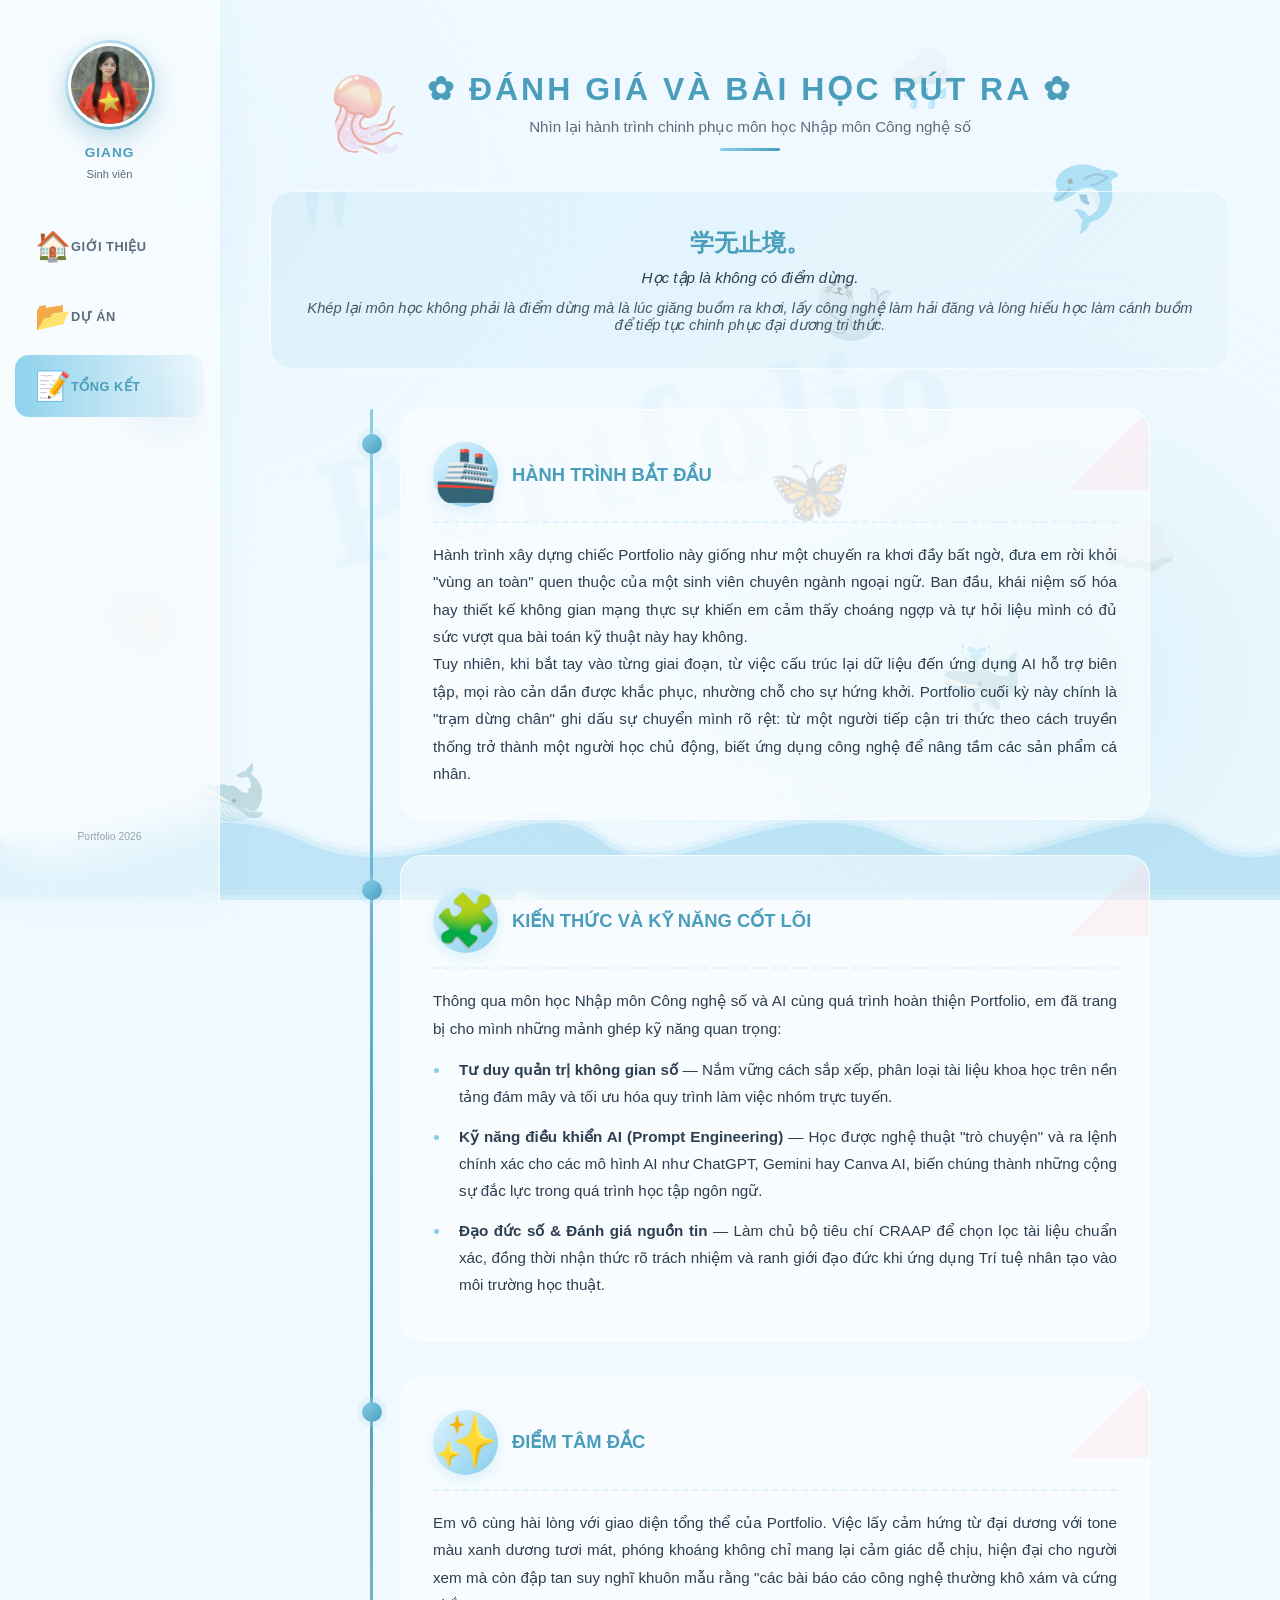
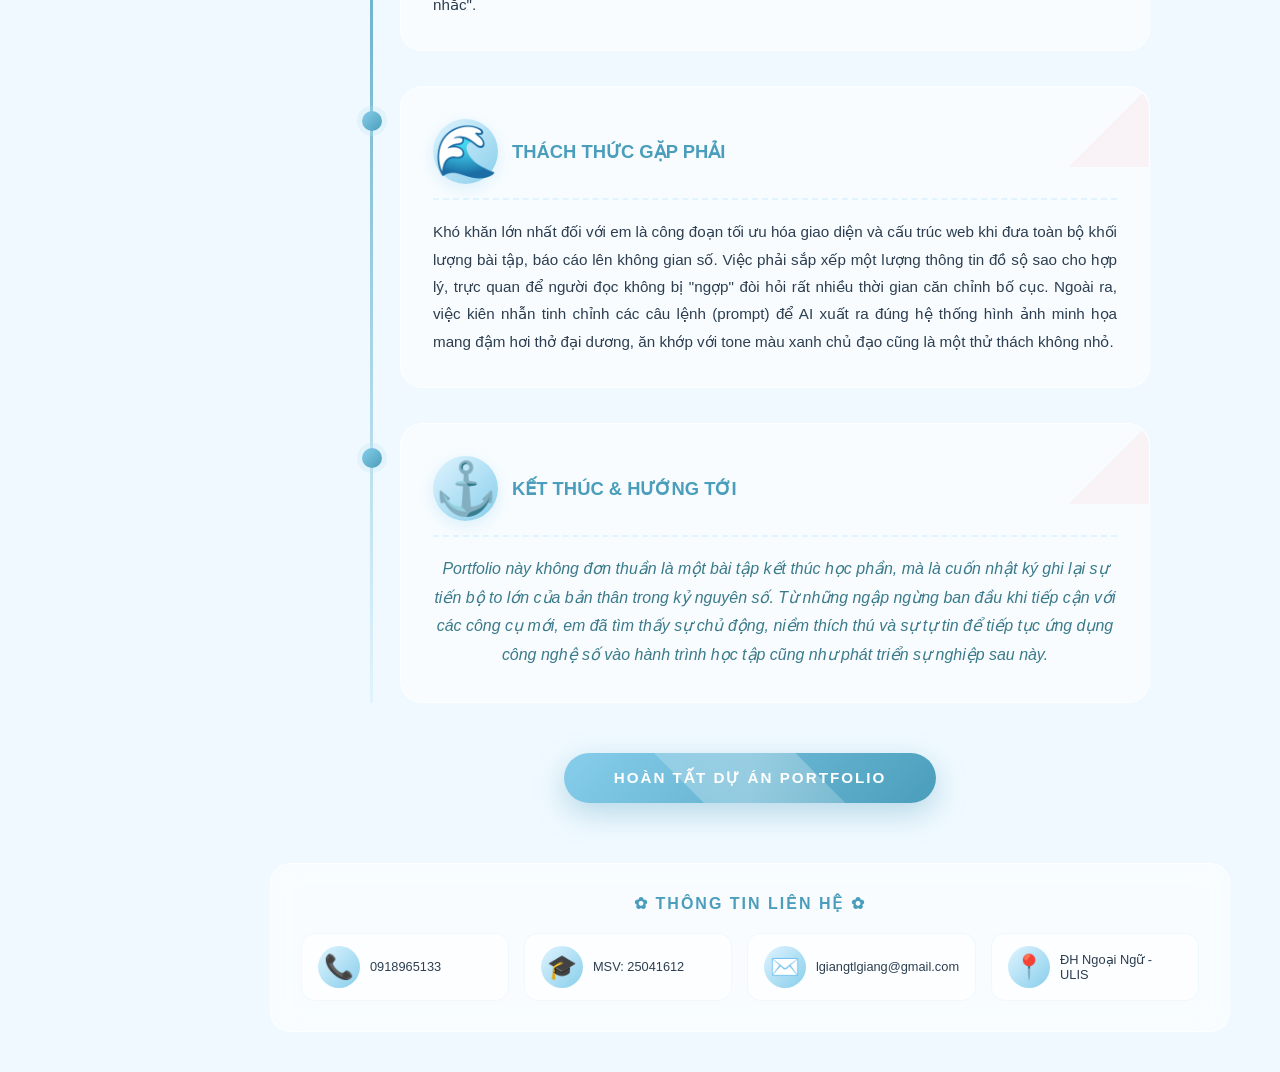
<file: summary.html>
<!DOCTYPE html>
<html lang="vi">
<head>
    <meta charset="UTF-8">
    <meta name="viewport" content="width=device-width, initial-scale=1.0">
    <title>Tổng Kết & Đánh Giá | Trần Linh Giang</title>
    <link rel="preconnect" href="https://fonts.googleapis.com">
    <link rel="preconnect" href="https://fonts.gstatic.com" crossorigin>
    <link href="https://fonts.googleapis.com/css2?family=Dancing+Script:wght@700&display=swap" rel="stylesheet">
    <link rel="stylesheet" href="css/style.css">
</head>
<body>

    <div class="decor-bg">
        <div class="soft-orb orb-1"></div>
        <div class="soft-orb orb-2"></div>
        <div class="soft-orb orb-3"></div>
    </div>

    <div class="floating-icons">
        <div class="floating-icon fi-1">🪼</div>
        <div class="floating-icon fi-2">🐬</div>
        <div class="floating-icon fi-3">🦋</div>
        <div class="floating-icon fi-4">🐳</div>
        <div class="floating-icon fi-5">🐋</div>
        <div class="floating-icon fi-6">🦭</div>
        <div class="floating-icon fi-7">🐚</div>
        <div class="floating-icon fi-8">🌊</div>
        <div class="floating-icon fi-9">☁️</div>
        <div class="floating-icon fi-10">🌧️</div>
    </div>

    <div class="bg-text">Portfolio</div>

    <!-- WAVE DECORATION -->
    <div class="wave-container">
        <div class="wave"></div>
        <div class="wave wave2"></div>
        <div class="wave wave3"></div>
    </div>

    <!-- BUBBLES -->
    <div class="bubbles">
        <div class="bubble"></div>
        <div class="bubble"></div>
        <div class="bubble"></div>
        <div class="bubble"></div>
        <div class="bubble"></div>
        <div class="bubble"></div>
        <div class="bubble"></div>
        <div class="bubble"></div>
    </div>

    <!-- SIDEBAR -->
    <aside class="sidebar">
        <div class="sidebar-avatar">
            <img src="assets/avatar.jpg" alt="Avatar">
        </div>
        <div class="sidebar-name">Giang</div>
        <div class="sidebar-role">Sinh viên</div>
        <nav class="sidebar-nav">
            <a href="index.html">
                <span class="nav-icon">🏠</span>
                <span>GIỚI THIỆU</span>
            </a>
            <a href="projects.html">
                <span class="nav-icon">📂</span>
                <span>DỰ ÁN</span>
            </a>
            <a href="summary.html" class="active">
                <span class="nav-icon">📝</span>
                <span>TỔNG KẾT</span>
            </a>
        </nav>
        <div class="sidebar-footer">
            <div class="sidebar-footer-text">Portfolio 2026</div>
        </div>
    </aside>

    <!-- MAIN CONTENT -->
    <main class="main-content">

        <div class="page-header">
            <div class="page-header-title">✿ ĐÁNH GIÁ VÀ BÀI HỌC RÚT RA ✿</div>
            <div class="page-header-subtitle">Nhìn lại hành trình chinh phục môn học Nhập môn Công nghệ số</div>
        </div>

        <!-- QUOTE BANNER -->
        <div class="quote-banner">
            <div class="quote-cn">学无止境。</div>
            <div class="quote-vi">Học tập là không có điểm dừng.</div>
            <div class="quote-vi" style="margin-top: 12px; font-style: italic; font-size: 0.92em; opacity: 0.85;">Khép lại môn học không phải là điểm dừng mà là lúc giăng buồm ra khơi, lấy công nghệ làm hải đăng và lòng hiếu học làm cánh buồm để tiếp tục chinh phục đại dương tri thức.</div>
        </div>

        <!-- TIMELINE -->
        <div class="timeline">

            <!-- OPENING -->
            <div class="timeline-item">
                <div class="timeline-dot"></div>
                <div class="timeline-card">
                    <div class="timeline-header">
                        <div class="timeline-icon">🚢</div>
                        <div class="timeline-title">Hành trình bắt đầu</div>
                    </div>
                    <div class="timeline-content">
                        <p>Hành trình xây dựng chiếc Portfolio này giống như một chuyến ra khơi đầy bất ngờ, đưa em rời khỏi "vùng an toàn" quen thuộc của một sinh viên chuyên ngành ngoại ngữ. Ban đầu, khái niệm số hóa hay thiết kế không gian mạng thực sự khiến em cảm thấy choáng ngợp và tự hỏi liệu mình có đủ sức vượt qua bài toán kỹ thuật này hay không.</p>
                        <p>Tuy nhiên, khi bắt tay vào từng giai đoạn, từ việc cấu trúc lại dữ liệu đến ứng dụng AI hỗ trợ biên tập, mọi rào cản dần được khắc phục, nhường chỗ cho sự hứng khởi. Portfolio cuối kỳ này chính là "trạm dừng chân" ghi dấu sự chuyển mình rõ rệt: từ một người tiếp cận tri thức theo cách truyền thống trở thành một người học chủ động, biết ứng dụng công nghệ để nâng tầm các sản phẩm cá nhân.</p>
                    </div>
                </div>
            </div>

            <!-- SKILLS -->
            <div class="timeline-item">
                <div class="timeline-dot"></div>
                <div class="timeline-card">
                    <div class="timeline-header">
                        <div class="timeline-icon">🧩</div>
                        <div class="timeline-title">Kiến thức và Kỹ năng cốt lõi</div>
                    </div>
                    <div class="timeline-content">
                        <p>Thông qua môn học Nhập môn Công nghệ số và AI cùng quá trình hoàn thiện Portfolio, em đã trang bị cho mình những mảnh ghép kỹ năng quan trọng:</p>
                        <ul>
                            <li><strong>Tư duy quản trị không gian số</strong> — Nắm vững cách sắp xếp, phân loại tài liệu khoa học trên nền tảng đám mây và tối ưu hóa quy trình làm việc nhóm trực tuyến.</li>
                            <li><strong>Kỹ năng điều khiển AI (Prompt Engineering)</strong> — Học được nghệ thuật "trò chuyện" và ra lệnh chính xác cho các mô hình AI như ChatGPT, Gemini hay Canva AI, biến chúng thành những cộng sự đắc lực trong quá trình học tập ngôn ngữ.</li>
                            <li><strong>Đạo đức số & Đánh giá nguồn tin</strong> — Làm chủ bộ tiêu chí CRAAP để chọn lọc tài liệu chuẩn xác, đồng thời nhận thức rõ trách nhiệm và ranh giới đạo đức khi ứng dụng Trí tuệ nhân tạo vào môi trường học thuật.</li>
                        </ul>
                    </div>
                </div>
            </div>

            <!-- HIGHLIGHTS -->
            <div class="timeline-item">
                <div class="timeline-dot"></div>
                <div class="timeline-card">
                    <div class="timeline-header">
                        <div class="timeline-icon">✨</div>
                        <div class="timeline-title">Điểm tâm đắc</div>
                    </div>
                    <div class="timeline-content">
                        <p>Em vô cùng hài lòng với giao diện tổng thể của Portfolio. Việc lấy cảm hứng từ đại dương với tone màu xanh dương tươi mát, phóng khoáng không chỉ mang lại cảm giác dễ chịu, hiện đại cho người xem mà còn đập tan suy nghĩ khuôn mẫu rằng "các bài báo cáo công nghệ thường khô xám và cứng nhắc".</p>
                    </div>
                </div>
            </div>

            <!-- CHALLENGES -->
            <div class="timeline-item">
                <div class="timeline-dot"></div>
                <div class="timeline-card">
                    <div class="timeline-header">
                        <div class="timeline-icon">🌊</div>
                        <div class="timeline-title">Thách thức gặp phải</div>
                    </div>
                    <div class="timeline-content">
                        <p>Khó khăn lớn nhất đối với em là công đoạn tối ưu hóa giao diện và cấu trúc web khi đưa toàn bộ khối lượng bài tập, báo cáo lên không gian số. Việc phải sắp xếp một lượng thông tin đồ sộ sao cho hợp lý, trực quan để người đọc không bị "ngợp" đòi hỏi rất nhiều thời gian căn chỉnh bố cục. Ngoài ra, việc kiên nhẫn tinh chỉnh các câu lệnh (prompt) để AI xuất ra đúng hệ thống hình ảnh minh họa mang đậm hơi thở đại dương, ăn khớp với tone màu xanh chủ đạo cũng là một thử thách không nhỏ.</p>
                    </div>
                </div>
            </div>

            <!-- CLOSING -->
            <div class="timeline-item">
                <div class="timeline-dot"></div>
                <div class="timeline-card">
                    <div class="timeline-header">
                        <div class="timeline-icon">⚓</div>
                        <div class="timeline-title">Kết thúc & Hướng tới</div>
                    </div>
                    <div class="timeline-content">
                        <p style="text-align: center; font-style: italic; color: #3a7a8a; font-size: 1.05em;">Portfolio này không đơn thuần là một bài tập kết thúc học phần, mà là cuốn nhật ký ghi lại sự tiến bộ to lớn của bản thân trong kỷ nguyên số. Từ những ngập ngừng ban đầu khi tiếp cận với các công cụ mới, em đã tìm thấy sự chủ động, niềm thích thú và sự tự tin để tiếp tục ứng dụng công nghệ số vào hành trình học tập cũng như phát triển sự nghiệp sau này.</p>
                    </div>
                </div>
            </div>

        </div>

        <button class="btn-finish" onclick="alert('Cảm ơn Thầy/Cô đã dành thời gian theo dõi Portfolio! Chúc Thầy/Cô một ngày làm việc tràn đầy niềm vui!')">
            HOÀN TẤT DỰ ÁN PORTFOLIO
        </button>

        <!-- CONTACT -->
        <div class="contact-strip">
            <div class="contact-strip-title">✿ THÔNG TIN LIÊN HỆ ✿</div>
            <div class="contact-strip-grid">
                <div class="contact-chip">
                    <div class="contact-chip-icon">📞</div>
                    <div class="contact-chip-text">0918965133</div>
                </div>
                <div class="contact-chip">
                    <div class="contact-chip-icon">🎓</div>
                    <div class="contact-chip-text">MSV: 25041612</div>
                </div>
                <div class="contact-chip">
                    <div class="contact-chip-icon">✉️</div>
                    <div class="contact-chip-text">lgiangtlgiang@gmail.com</div>
                </div>
                <div class="contact-chip">
                    <div class="contact-chip-icon">📍</div>
                    <div class="contact-chip-text">ĐH Ngoại Ngữ - ULIS</div>
                </div>
            </div>
        </div>

    </main>

</body>
</html>
</file>
<file: css/style.css>
/* =========================================
   HỆ THỐNG BIẾN MÀU (DREAMY AQUA THEME)
========================================= */
:root {
    --aqua-light: #e0f4ff;
    --aqua-main: #87ceeb;
    --aqua-dark: #4a9ebb;
    --aqua-glow: #5bb5d5;
    --sand-light: #fdf6e3;
    --sand-main: #f7e98e;
    --sand-dark: #e6c520;
    --bg-color: #f0f9ff;
    --text-dark: #2c3e50;
    --text-gray: #5a6c7d;
    --glass-bg: rgba(255, 255, 255, 0.5);
    --glass-border: rgba(255, 255, 255, 0.75);
    --sidebar-width: 220px;
}

* { margin: 0; padding: 0; box-sizing: border-box; }

body {
    background-color: var(--bg-color);
    color: var(--text-dark);
    font-family: 'Segoe UI', Tahoma, Geneva, Verdana, sans-serif;
    overflow-x: hidden;
    min-height: 100vh;
}

/* =========================================
   1. NỀN ĐỘNG
========================================= */
.decor-bg { 
    position: fixed; top: 0; left: 0; width: 100%; height: 100%; 
    pointer-events: none; z-index: -1; overflow: hidden; 
}
.soft-orb { 
    position: absolute; border-radius: 50%; filter: blur(80px); opacity: 0.45; 
}
.orb-1 { 
    top: -15%; left: -10%; width: 50vw; height: 50vw; 
    background: radial-gradient(circle, var(--aqua-light) 0%, transparent 65%); 
    animation: orbDrift 18s infinite alternate ease-in-out; 
}
.orb-2 { 
    bottom: -15%; right: -10%; width: 55vw; height: 55vw; 
    background: radial-gradient(circle, #b8e4f0 0%, transparent 65%); 
    animation: orbDrift 22s infinite alternate-reverse ease-in-out; 
}
.orb-3 { 
    top: 50%; left: 40%; width: 35vw; height: 35vw; 
    background: radial-gradient(circle, #d4f1ff 0%, transparent 65%); 
    animation: orbDrift 20s infinite alternate ease-in-out; 
}

@keyframes orbDrift { 
    0% { transform: translate(0, 0) scale(1); } 
    33% { transform: translate(40px, -30px) scale(1.08); }
    66% { transform: translate(-25px, 50px) scale(0.94); }
    100% { transform: translate(15px, -20px) scale(1.03); } 
}

/* =========================================
   2. ICON TRÔI NỔI
========================================= */
.floating-icons {
    position: fixed;
    top: 0; left: 0; width: 100%; height: 100%;
    pointer-events: none;
    z-index: -1;
    overflow: hidden;
}
.floating-icon {
    position: absolute;
    opacity: 0.35;
    animation: iconBob 14s infinite ease-in-out alternate;
    user-select: none;
    pointer-events: none;
}
.fi-1 { top: 8%; left: 25%; animation-duration: 16s; font-size: 4.5rem; }
.fi-2 { top: 18%; right: 12%; animation-duration: 18s; font-size: 4rem; animation-delay: -3s; }
.fi-3 { top: 50%; left: 60%; animation-duration: 20s; font-size: 4.2rem; animation-delay: -5s; }
.fi-4 { bottom: 20%; right: 20%; animation-duration: 17s; font-size: 4.3rem; animation-delay: -2s; }
.fi-5 { bottom: 8%; left: 15%; animation-duration: 22s; font-size: 3.8rem; animation-delay: -7s; }
.fi-6 { top: 30%; right: 30%; animation-duration: 19s; font-size: 4.1rem; animation-delay: -4s; }
.fi-7 { top: 65%; left: 8%; animation-duration: 21s; font-size: 3.9rem; animation-delay: -6s; }
.fi-8 { top: 40%; left: 10%; animation-duration: 23s; font-size: 3.7rem; animation-delay: -8s; }
.fi-9 { bottom: 35%; right: 8%; animation-duration: 18s; font-size: 4rem; animation-delay: -1s; }
.fi-10 { top: 5%; right: 25%; animation-duration: 24s; font-size: 3.6rem; animation-delay: -9s; }
.fi-11 { bottom: 5%; left: 40%; animation-duration: 20s; font-size: 3.8rem; animation-delay: -5s; }

@keyframes iconBob {
    0% { transform: translateY(0) rotate(0deg) scale(1); }
    25% { transform: translateY(-20px) rotate(8deg) scale(1.06); }
    50% { transform: translateY(10px) rotate(-5deg) scale(0.96); }
    75% { transform: translateY(-30px) rotate(12deg) scale(1.04); }
    100% { transform: translateY(-15px) rotate(-8deg) scale(1.02); }
}

/* =========================================
   3. SIDEBAR NAVIGATION
========================================= */
.sidebar {
    position: fixed;
    left: 0; top: 0;
    width: var(--sidebar-width);
    height: 100vh;
    background: var(--glass-bg);
    backdrop-filter: blur(20px);
    border-right: 1px solid var(--glass-border);
    display: flex;
    flex-direction: column;
    align-items: center;
    padding: 40px 0;
    z-index: 1000;
    box-shadow: 5px 0 30px rgba(135, 206, 235, 0.1);
}

.sidebar-avatar {
    width: 90px;
    height: 90px;
    border-radius: 50%;
    background: linear-gradient(135deg, var(--aqua-light), var(--aqua-dark));
    padding: 3px;
    margin-bottom: 15px;
    box-shadow: 0 8px 25px rgba(74, 158, 187, 0.35);
    animation: avatarPulse 4s ease-in-out infinite;
}
@keyframes avatarPulse {
    0%, 100% { box-shadow: 0 8px 25px rgba(74, 158, 187, 0.35); }
    50% { box-shadow: 0 12px 35px rgba(74, 158, 187, 0.5); }
}
.sidebar-avatar img {
    width: 100%;
    height: 100%;
    border-radius: 50%;
    object-fit: cover;
    border: 3px solid #fff;
}

.sidebar-name {
    font-size: 0.85rem;
    font-weight: 700;
    color: var(--aqua-dark);
    text-transform: uppercase;
    letter-spacing: 1px;
    margin-bottom: 8px;
    text-align: center;
}
.sidebar-role {
    font-size: 0.7rem;
    color: var(--text-gray);
    margin-bottom: 35px;
    text-align: center;
}

.sidebar-nav {
    display: flex;
    flex-direction: column;
    gap: 8px;
    width: 100%;
    padding: 0 15px;
}
.sidebar-nav a {
    color: var(--text-gray);
    text-decoration: none;
    font-weight: 600;
    font-size: 0.8rem;
    padding: 14px 20px;
    border-radius: 14px;
    transition: all 0.3s ease;
    display: flex;
    align-items: center;
    gap: 12px;
    letter-spacing: 0.5px;
    position: relative;
    overflow: hidden;
}
.sidebar-nav a::before {
    content: '';
    position: absolute;
    left: 0; top: 0;
    width: 0; height: 100%;
    background: linear-gradient(90deg, var(--aqua-main), transparent);
    transition: width 0.3s ease;
    z-index: -1;
}
.sidebar-nav a:hover::before,
.sidebar-nav a.active::before {
    width: 100%;
}
.sidebar-nav a:hover, .sidebar-nav a.active {
    color: var(--aqua-dark);
    background: rgba(184, 228, 240, 0.15);
}
.sidebar-nav a .nav-icon {
    font-size: 1.8rem;
    width: 24px;
    text-align: center;
}

.sidebar-footer {
    margin-top: auto;
    padding: 15px;
    text-align: center;
}
.sidebar-footer-text {
    font-size: 0.65rem;
    color: var(--text-gray);
    opacity: 0.6;
    line-height: 1.5;
}

/* =========================================
   4. MAIN CONTENT AREA
========================================= */
.main-content {
    margin-left: var(--sidebar-width);
    min-height: 100vh;
    padding: 40px 50px;
}

/* =========================================
   5. HERO / INTRO PAGE
========================================= */
.hero {
    display: flex;
    flex-direction: column;
    align-items: center;
    justify-content: center;
    min-height: calc(100vh - 80px);
    text-align: center;
    position: relative;
}

.hero-badge {
    display: inline-block;
    background: linear-gradient(135deg, var(--aqua-light), var(--aqua-main));
    color: var(--aqua-dark);
    font-size: 0.7rem;
    font-weight: 700;
    letter-spacing: 3px;
    text-transform: uppercase;
    padding: 8px 24px;
    border-radius: 30px;
    margin-bottom: 30px;
    animation: badgeFloat 3s ease-in-out infinite;
}
@keyframes badgeFloat {
    0%, 100% { transform: translateY(0); }
    50% { transform: translateY(-8px); }
}

.hero-avatar {
    width: 180px;
    height: 180px;
    border-radius: 50%;
    background: linear-gradient(135deg, var(--aqua-light), var(--aqua-main), var(--aqua-dark));
    padding: 5px;
    margin-bottom: 35px;
    box-shadow: 0 20px 60px rgba(74, 158, 187, 0.45),
                0 0 0 20px rgba(135, 206, 235, 0.08),
                0 0 0 40px rgba(135, 206, 235, 0.04);
    position: relative;
    animation: heroAvatarGlow 4s ease-in-out infinite;
}
@keyframes heroAvatarGlow {
    0%, 100% { box-shadow: 0 20px 60px rgba(74, 158, 187, 0.45), 0 0 0 20px rgba(135, 206, 235, 0.08); }
    50% { box-shadow: 0 25px 70px rgba(74, 158, 187, 0.55), 0 0 0 25px rgba(135, 206, 235, 0.12); }
}
.hero-avatar img {
    width: 100%;
    height: 100%;
    border-radius: 50%;
    object-fit: cover;
    border: 4px solid #fff;
}
.hero-avatar::after {
    content: '';
    position: absolute;
    top: -12px; left: -12px;
    width: calc(100% + 24px);
    height: calc(100% + 24px);
    border: 2px dashed var(--aqua-main);
    border-radius: 50%;
    opacity: 0.4;
    animation: ringRotate 25s linear infinite;
}
@keyframes ringRotate {
    from { transform: rotate(0deg); }
    to { transform: rotate(360deg); }
}

.hero-name {
    font-family: 'Dancing Script', cursive;
    font-size: 4rem;
    font-weight: 700;
    text-transform: none;
    color: var(--text-dark);
    margin-bottom: 15px;
    line-height: 1.2;
    letter-spacing: 1px;
}
.hero-name .highlight {
    background: linear-gradient(135deg, var(--aqua-dark), var(--aqua-glow));
    -webkit-background-clip: text;
    -webkit-text-fill-color: transparent;
    background-clip: text;
}
.hero-tagline {
    font-size: 1.2rem;
    color: var(--text-gray);
    margin-bottom: 40px;
    max-width: 550px;
    line-height: 1.7;
}

.hero-stats {
    display: flex;
    gap: 50px;
    margin-bottom: 45px;
}
.stat-item {
    text-align: center;
}
.stat-number {
    font-size: 2.2rem;
    font-weight: 900;
    color: var(--aqua-dark);
    line-height: 1;
}
.stat-label {
    font-size: 0.75rem;
    color: var(--text-gray);
    text-transform: uppercase;
    letter-spacing: 1px;
    margin-top: 5px;
}

.hero-cards {
    display: grid;
    grid-template-columns: repeat(3, 1fr);
    gap: 22px;
    max-width: 1300px;
    width: 100%;
}
.hero-card {
    background: var(--glass-bg);
    backdrop-filter: blur(15px);
    border: 1px solid var(--glass-border);
    border-radius: 24px;
    padding: 45px 35px;
    text-align: center;
    transition: all 0.4s cubic-bezier(0.175, 0.885, 0.32, 1.275);
    cursor: default;
}
.hero-card:hover {
    transform: translateY(-8px) scale(1.02);
    border-color: var(--aqua-main);
    box-shadow: 0 15px 35px rgba(74, 158, 187, 0.2);
}
.hero-card-title {
    font-size: 1.8rem;
    font-weight: 700;
    color: var(--text-dark);
    margin-bottom: 14px;
}
.hero-card-desc {
    font-size: 1.2rem;
    color: var(--text-gray);
    line-height: 1.75;
}

/* =========================================
   6. PAGE HEADER (for inner pages)
========================================= */
.page-header {
    text-align: center;
    padding: 30px 0 40px;
}
.page-header-title {
    color: var(--aqua-dark);
    font-size: 2rem;
    font-weight: 900;
    text-transform: uppercase;
    letter-spacing: 3px;
    margin-bottom: 10px;
    animation: titleSlide 0.6s ease-out;
}
@keyframes titleSlide {
    from { opacity: 0; transform: translateY(-20px); }
    to { opacity: 1; transform: translateY(0); }
}
.page-header-subtitle {
    color: var(--text-gray);
    font-size: 0.95rem;
    position: relative;
    display: inline-block;
}
.page-header-subtitle::after {
    content: '';
    display: block;
    width: 60px;
    height: 3px;
    background: linear-gradient(90deg, var(--aqua-main), var(--aqua-dark));
    margin: 12px auto 0;
    border-radius: 2px;
}

/* =========================================
   7. BENTO GRID - PROJECTS
========================================= */
.bento-grid {
    display: grid;
    grid-template-columns: repeat(3, 1fr);
    gap: 20px;
    max-width: 1100px;
    margin: 0 auto;
}

.bento-item {
    background: var(--glass-bg);
    backdrop-filter: blur(12px);
    border: 1.5px solid var(--glass-border);
    border-radius: 24px;
    padding: 35px 30px;
    position: relative;
    overflow: hidden;
    transition: all 0.4s cubic-bezier(0.175, 0.885, 0.32, 1.275);
    cursor: pointer;
    display: flex;
    flex-direction: column;
    justify-content: space-between;
    min-height: 280px;
}
.bento-item::before {
    content: '';
    position: absolute;
    top: 0; left: -100%;
    width: 100%; height: 100%;
    background: linear-gradient(90deg, transparent, rgba(255,182,193,0.15), transparent);
    transition: left 0.7s ease;
}
.bento-item:hover::before {
    left: 100%;
}
.bento-item:hover {
    transform: translateY(-6px) scale(1.01);
    border-color: var(--aqua-main);
    box-shadow: 0 18px 40px rgba(74, 158, 187, 0.2);
}

.bento-number {
    position: absolute;
    top: 12px; right: 18px;
    font-size: 5rem;
    font-weight: 900;
    color: var(--aqua-light);
    opacity: 0.35;
    line-height: 1;
}

.bento-icon {
    font-size: 4.5rem;
    margin-bottom: 15px;
    transition: transform 0.4s cubic-bezier(0.175, 0.885, 0.32, 1.275);
    display: inline-block;
}
.bento-item:hover .bento-icon {
    transform: scale(1.12) rotate(-5deg);
}

.bento-title {
    font-size: 1.15rem;
    font-weight: 700;
    color: var(--text-dark);
    margin-bottom: 10px;
    line-height: 1.4;
}
.bento-desc {
    font-size: 0.95rem;
    color: var(--text-gray);
    line-height: 1.6;
    flex-grow: 1;
}
.bento-btn {
    display: inline-flex;
    align-items: center;
    gap: 8px;
    margin-top: 18px;
    padding: 10px 22px;
    background: linear-gradient(135deg, var(--aqua-main), var(--aqua-dark));
    color: #fff;
    text-decoration: none;
    border-radius: 25px;
    font-weight: 600;
    font-size: 0.8rem;
    letter-spacing: 0.5px;
    transition: all 0.3s ease;
    box-shadow: 0 5px 18px rgba(74, 158, 187, 0.25);
    width: fit-content;
    position: relative;
    overflow: hidden;
}
.bento-btn::before {
    content: '';
    position: absolute;
    top: 50%; left: 50%;
    width: 0; height: 0;
    background: rgba(255,255,255,0.3);
    border-radius: 50%;
    transform: translate(-50%, -50%);
    transition: width 0.4s ease, height 0.4s ease;
}
.bento-btn:hover::before {
    width: 250px; height: 250px;
}
.bento-btn:hover {
    transform: scale(1.06);
    box-shadow: 0 8px 25px rgba(74, 158, 187, 0.4);
}

/* Staggered bento animation */
.bento-item:nth-child(1) { animation: bentoIn 0.5s ease-out 0.1s both; }
.bento-item:nth-child(2) { animation: bentoIn 0.5s ease-out 0.2s both; }
.bento-item:nth-child(3) { animation: bentoIn 0.5s ease-out 0.3s both; }
.bento-item:nth-child(4) { animation: bentoIn 0.5s ease-out 0.4s both; }
.bento-item:nth-child(5) { animation: bentoIn 0.5s ease-out 0.5s both; }
.bento-item:nth-child(6) { animation: bentoIn 0.5s ease-out 0.6s both; }

@keyframes bentoIn {
    from { opacity: 0; transform: scale(0.92) translateY(25px); }
    to { opacity: 1; transform: scale(1) translateY(0); }
}

/* =========================================
   8. TIMELINE - SUMMARY
========================================= */
.timeline {
    position: relative;
    max-width: 800px;
    margin: 0 auto;
    padding-left: 50px;
}
.timeline::before {
    content: '';
    position: absolute;
    left: 20px; top: 0;
    width: 3px;
    height: 100%;
    background: linear-gradient(180deg, var(--aqua-main), var(--aqua-dark), var(--aqua-light));
    border-radius: 2px;
}

.timeline-item {
    position: relative;
    margin-bottom: 35px;
    animation: timelineSlide 0.6s ease-out both;
}
.timeline-item:nth-child(1) { animation-delay: 0.2s; }
.timeline-item:nth-child(2) { animation-delay: 0.4s; }
.timeline-item:nth-child(3) { animation-delay: 0.6s; }

@keyframes timelineSlide {
    from { opacity: 0; transform: translateX(-30px); }
    to { opacity: 1; transform: translateX(0); }
}

.timeline-dot {
    position: absolute;
    left: -38px; top: 25px;
    width: 20px;
    height: 20px;
    border-radius: 50%;
    background: linear-gradient(135deg, var(--aqua-main), var(--aqua-dark));
    box-shadow: 0 0 0 5px rgba(184, 228, 240, 0.25);
    z-index: 1;
}

.timeline-card {
    background: var(--glass-bg);
    backdrop-filter: blur(12px);
    border: 1.5px solid var(--glass-border);
    border-radius: 22px;
    padding: 32px;
    transition: all 0.4s cubic-bezier(0.175, 0.885, 0.32, 1.275);
    position: relative;
    overflow: hidden;
}
.timeline-card::after {
    content: '';
    position: absolute;
    top: 0; right: 0;
    width: 80px; height: 80px;
    background: linear-gradient(135deg, transparent 50%, rgba(255,182,193,0.15) 50%);
    border-radius: 0 22px 0 0;
    transition: all 0.3s ease;
}
.timeline-card:hover::after {
    width: 120px; height: 120px;
}
.timeline-card:hover {
    transform: translateY(-5px);
    border-color: var(--aqua-main);
    box-shadow: 0 15px 35px rgba(74, 158, 187, 0.18);
}

.timeline-header {
    display: flex;
    align-items: center;
    gap: 14px;
    margin-bottom: 18px;
    padding-bottom: 14px;
    border-bottom: 2px dashed var(--aqua-light);
}
.timeline-icon {
    font-size: 3.2rem;
    background: linear-gradient(135deg, var(--aqua-light), var(--aqua-main));
    width: 65px; height: 65px;
    display: flex;
    justify-content: center;
    align-items: center;
    border-radius: 50%;
    box-shadow: 0 5px 15px rgba(135, 206, 235, 0.25);
    flex-shrink: 0;
    transition: transform 0.3s ease;
}
.timeline-card:hover .timeline-icon {
    transform: scale(1.1) rotate(5deg);
}
.timeline-title {
    color: var(--aqua-dark);
    font-size: 1.15rem;
    font-weight: 700;
    text-transform: uppercase;
}
.timeline-content {
    color: var(--text-dark);
    line-height: 1.8;
    font-size: 0.95rem;
    text-align: justify;
}
.timeline-content ul {
    padding-left: 18px;
    margin-top: 12px;
}
.timeline-content li {
    margin-bottom: 10px;
    padding-left: 8px;
    transition: transform 0.3s ease;
}
.timeline-content li:hover {
    transform: translateX(5px);
}
.timeline-content li::marker {
    color: var(--aqua-main);
    font-size: 1.1rem;
}

/* Quote box on summary page */
.quote-banner {
    background: linear-gradient(135deg, rgba(184, 228, 240, 0.3), rgba(135, 206, 235, 0.06));
    border-radius: 22px;
    padding: 35px;
    margin-bottom: 40px;
    text-align: center;
    position: relative;
    overflow: hidden;
    border: 1.5px solid var(--glass-border);
}
.quote-banner::before {
    content: '"';
    position: absolute;
    top: -25px; left: 25px;
    font-size: 9rem;
    color: var(--aqua-main);
    opacity: 0.12;
    font-family: Georgia, serif;
    line-height: 1;
}
.quote-cn {
    font-size: 1.5rem;
    font-weight: bold;
    color: var(--aqua-dark);
    margin-bottom: 10px;
    font-family: 'KaiTi', 'SimSun', serif;
    position: relative;
    z-index: 1;
}
.quote-vi {
    font-size: 0.95rem;
    color: var(--text-dark);
    font-style: italic;
    position: relative;
    z-index: 1;
}

/* Finish button */
.btn-finish {
    display: block;
    width: fit-content;
    margin: 50px auto 0;
    padding: 16px 50px;
    background: linear-gradient(135deg, var(--aqua-main), var(--aqua-dark));
    color: #fff;
    text-decoration: none;
    border-radius: 40px;
    font-weight: bold;
    font-size: 0.95rem;
    letter-spacing: 2px;
    transition: all 0.3s ease;
    box-shadow: 0 10px 30px rgba(74, 158, 187, 0.35);
    text-align: center;
    border: none;
    cursor: pointer;
    position: relative;
    overflow: hidden;
}
.btn-finish::before {
    content: '';
    position: absolute;
    top: -50%; left: -50%;
    width: 200%; height: 200%;
    background: linear-gradient(45deg, transparent, rgba(255,255,255,0.3), transparent);
    transform: rotate(45deg);
    animation: shimmerBtn 2.5s infinite;
}
@keyframes shimmerBtn {
    0% { transform: translateX(-100%) rotate(45deg); }
    100% { transform: translateX(100%) rotate(45deg); }
}
.btn-finish:hover {
    transform: scale(1.05) translateY(-3px);
    box-shadow: 0 15px 40px rgba(74, 158, 187, 0.55);
}

/* =========================================
   9. CONTACT STRIP (footer)
========================================= */
.contact-strip {
    margin-top: 60px;
    padding: 30px;
    background: var(--glass-bg);
    backdrop-filter: blur(15px);
    border: 1px solid var(--glass-border);
    border-radius: 20px;
}
.contact-strip-title {
    color: var(--aqua-dark);
    font-size: 1rem;
    font-weight: 700;
    text-transform: uppercase;
    letter-spacing: 2px;
    margin-bottom: 20px;
    text-align: center;
}
.contact-strip-grid {
    display: grid;
    grid-template-columns: repeat(4, 1fr);
    gap: 15px;
}
.contact-chip {
    display: flex;
    align-items: center;
    gap: 10px;
    padding: 12px 16px;
    background: rgba(255, 255, 255, 0.6);
    border: 1px solid rgba(184, 228, 240, 0.2);
    border-radius: 14px;
    transition: all 0.3s ease;
}
.contact-chip:hover {
    border-color: var(--aqua-dark);
    background: #fff;
    transform: translateY(-3px);
    box-shadow: 0 8px 20px rgba(135, 206, 235, 0.2);
}
.contact-chip-icon {
    width: 42px; height: 42px;
    background: linear-gradient(135deg, var(--aqua-light), var(--aqua-main));
    border-radius: 50%;
    display: flex;
    align-items: center;
    justify-content: center;
    font-size: 1.5rem;
    flex-shrink: 0;
}
.contact-chip-text {
    font-size: 0.8rem;
    color: var(--text-dark);
    font-weight: 500;
}

/* =========================================
   10. RESPONSIVE
========================================= */
@media (max-width: 1000px) {
    .sidebar {
        width: 70px;
        padding: 25px 0;
    }
    .sidebar-name, .sidebar-role, .sidebar-footer-text {
        display: none;
    }
    .sidebar-nav a {
        padding: 12px;
        justify-content: center;
    }
    .sidebar-nav a span:not(.nav-icon) {
        display: none;
    }
    .main-content {
        margin-left: 70px;
        padding: 30px 25px;
    }
    .hero-name { font-size: 3.2rem; }
    .hero-cards { grid-template-columns: repeat(2, 1fr); }
    .bento-grid { grid-template-columns: repeat(2, 1fr); }
    .contact-strip-grid { grid-template-columns: repeat(2, 1fr); }
}

@media (max-width: 700px) {
    .sidebar {
        position: fixed;
        bottom: 0; left: 0;
        width: 100%;
        height: 70px;
        flex-direction: row;
        justify-content: center;
        padding: 0 10px;
        border-right: none;
        border-top: 1px solid var(--glass-border);
    }
    .sidebar-avatar, .sidebar-name, .sidebar-role, .sidebar-footer {
        display: none;
    }
    .sidebar-nav {
        flex-direction: row;
        padding: 0;
        gap: 5px;
        justify-content: center;
    }
    .sidebar-nav a {
        padding: 10px 18px;
    }
    .main-content {
        margin-left: 0;
        margin-bottom: 70px;
        padding: 20px 15px;
    }
    .bg-text { display: none; }
    .hero-name { font-size: 2.5rem; }
    .hero-stats { gap: 25px; }
    .stat-number { font-size: 1.6rem; }
    .hero-cards { grid-template-columns: 1fr; }
    .bento-grid { grid-template-columns: 1fr; }
    .contact-strip-grid { grid-template-columns: 1fr; }
    .timeline { padding-left: 35px; }
    .timeline::before { left: 12px; }
    .timeline-dot { left: -30px; }
}

/* =========================================
   11. PDF EXPORT
========================================= */
@media print {
    * {
        animation: none !important;
        transition: none !important;
    }
    body { background: #fff !important; }
    .decor-bg, .floating-icons, .bg-text, .wave-container, .bubbles { display: none !important; }
    
    .sidebar {
        position: static;
        width: 100%;
        height: auto;
        flex-direction: row;
        justify-content: center;
        align-items: center;
        gap: 20px;
        padding: 15px;
        border-right: none;
        border-bottom: 2px solid #eee;
        backdrop-filter: none;
        background: #fff;
        box-shadow: none;
    }
    .sidebar-avatar, .sidebar-name, .sidebar-role, .sidebar-footer { display: block; }
    .sidebar-nav { flex-direction: row; gap: 10px; }
    .sidebar-nav a { padding: 8px 15px; }
    .sidebar-nav a::before { display: none; }
    
    .main-content {
        margin-left: 0;
        padding: 20px;
    }
    
    .hero-avatar {
        box-shadow: none;
        border: 3px solid var(--aqua-main);
    }
    .hero-avatar::after { display: none; }
    .hero-badge { background: var(--aqua-light); }
    
    .hero-card, .bento-item, .timeline-card, .contact-chip {
        background: #fff;
        backdrop-filter: none;
        box-shadow: none;
        border: 1px solid #ddd;
        page-break-inside: avoid;
    }
    .bento-btn, .btn-finish {
        background: var(--aqua-dark) !important;
        box-shadow: none !important;
    }
    .bento-btn::before, .btn-finish::before { display: none !important; }
    
    .timeline::before { background: #ddd; }
    .timeline-dot { background: var(--aqua-main); box-shadow: none; }
    
    .quote-banner { box-shadow: none; border: 1px solid #eee; }
    .quote-banner::before { display: none; }
    
    .contact-strip {
        background: #fff;
        backdrop-filter: none;
        border: 1px solid #ddd;
    }
    
    a { text-decoration: none; color: inherit; }
}

/* =========================================
   12. BACKGROUND HANDWRITING TEXT
========================================= */
.bg-text {
    position: fixed;
    top: 50%;
    left: 50%;
    transform: translate(-50%, -50%) rotate(-12deg);
    font-family: 'Segoe Script', 'Comic Sans MS', 'Brush Script MT', cursive;
    font-size: 12vw;
    font-weight: 700;
    color: var(--aqua-main);
    opacity: 0.08;
    filter: blur(2px);
    pointer-events: none;
    z-index: -1;
    white-space: nowrap;
    user-select: none;
    letter-spacing: 0.05em;
}

/* =========================================
   13. SCROLL REVEAL UTILITY
========================================= */
.reveal {
    opacity: 0;
    transform: translateY(25px);
    transition: opacity 0.6s ease-out, transform 0.6s ease-out;
}
.reveal.visible {
    opacity: 1;
    transform: translateY(0);
}

/* =========================================
   14. AQUA THEME DECORATIONS
========================================= */

/* Wave animation at bottom of page */
.wave-container {
    position: fixed;
    bottom: 0;
    left: 0;
    width: 100%;
    height: 120px;
    pointer-events: none;
    z-index: -1;
    overflow: hidden;
}
.wave {
    position: absolute;
    bottom: 0;
    left: 0;
    width: 200%;
    height: 100%;
    background: url("data:image/svg+xml,%3Csvg xmlns='http://www.w3.org/2000/svg' viewBox='0 0 1200 120' preserveAspectRatio='none'%3E%3Cpath d='M0,60 C150,120 350,0 600,60 C850,120 1050,0 1200,60 L1200,120 L0,120 Z' fill='rgba(135,206,235,0.3)'/%3E%3C/svg%3E") repeat-x;
    background-size: 600px 100%;
    animation: wave 8s linear infinite;
}
.wave.wave2 {
    bottom: 5px;
    opacity: 0.5;
    animation: wave 10s linear infinite reverse;
    animation-delay: -2s;
}
.wave.wave3 {
    bottom: 10px;
    opacity: 0.3;
    animation: wave 12s linear infinite;
    animation-delay: -4s;
}

@keyframes wave {
    0% { transform: translateX(0); }
    100% { transform: translateX(-50%); }
}

/* Bubble animation */
.bubbles {
    position: fixed;
    bottom: 0;
    left: 0;
    width: 100%;
    height: 100%;
    pointer-events: none;
    z-index: -1;
    overflow: hidden;
}
.bubble {
    position: absolute;
    bottom: -20px;
    width: 20px;
    height: 20px;
    background: radial-gradient(circle at 30% 30%, rgba(255,255,255,0.8), rgba(135,206,235,0.2));
    border-radius: 50%;
    animation: rise 15s infinite ease-in;
    opacity: 0.6;
}
.bubble:nth-child(1) { left: 10%; width: 25px; height: 25px; animation-duration: 12s; animation-delay: 0s; }
.bubble:nth-child(2) { left: 25%; width: 15px; height: 15px; animation-duration: 14s; animation-delay: 2s; }
.bubble:nth-child(3) { left: 40%; width: 30px; height: 30px; animation-duration: 16s; animation-delay: 4s; }
.bubble:nth-child(4) { left: 55%; width: 18px; height: 18px; animation-duration: 13s; animation-delay: 1s; }
.bubble:nth-child(5) { left: 70%; width: 22px; height: 22px; animation-duration: 15s; animation-delay: 3s; }
.bubble:nth-child(6) { left: 85%; width: 12px; height: 12px; animation-duration: 17s; animation-delay: 5s; }
.bubble:nth-child(7) { left: 15%; width: 28px; height: 28px; animation-duration: 11s; animation-delay: 6s; }
.bubble:nth-child(8) { left: 60%; width: 16px; height: 16px; animation-duration: 18s; animation-delay: 7s; }

@keyframes rise {
    0% {
        bottom: -20px;
        transform: translateX(0) scale(1);
        opacity: 0.6;
    }
    50% {
        opacity: 0.4;
    }
    100% {
        bottom: 100%;
        transform: translateX(100px) scale(0.5);
        opacity: 0;
    }
}

/* Water shimmer effect on glass containers */
.glass-container::before,
.timeline-card::before {
    content: '';
    position: absolute;
    top: 0;
    left: -100%;
    width: 100%;
    height: 100%;
    background: linear-gradient(90deg, transparent, rgba(135,206,235,0.15), transparent);
    transition: left 0.8s ease;
}
.glass-container:hover::before,
.timeline-card:hover::before {
    left: 100%;
}

/* Ripple effect on buttons */
.bento-btn::after,
.btn-finish::after {
    content: '';
    position: absolute;
    top: 50%;
    left: 50%;
    width: 5px;
    height: 5px;
    background: rgba(255,255,255,0.5);
    border-radius: 50%;
    transform: translate(-50%, -50%);
    opacity: 0;
}
.bento-btn:active::after,
.btn-finish:active::after {
    animation: ripple 0.6s ease-out;
}

@keyframes ripple {
    0% {
        width: 0;
        height: 0;
        opacity: 0.5;
    }
    100% {
        width: 200px;
        height: 200px;
        opacity: 0;
    }
}

/* Subtle underwater sway for floating icons */
.floating-icon {
    animation: underwaterSway 14s infinite ease-in-out alternate;
}

@keyframes underwaterSway {
    0% { transform: translateY(0) rotate(0deg) scale(1); }
    25% { transform: translateY(-20px) rotate(5deg) scale(1.04); }
    50% { transform: translateY(10px) rotate(-3deg) scale(0.98); }
    75% { transform: translateY(-25px) rotate(8deg) scale(1.02); }
    100% { transform: translateY(-10px) rotate(-5deg) scale(1.01); }
}

/* Glass container subtle float animation */
.glass-container {
    animation: gentleFloat 6s ease-in-out infinite;
}

@keyframes gentleFloat {
    0%, 100% { transform: translateY(0); }
    50% { transform: translateY(-5px); }
}

/* =========================================
   HOMEWORK DETAIL PAGES
========================================= */
.back-link {
    position: fixed;
    top: 20px;
    left: 240px;
    z-index: 1001;
    display: inline-flex;
    align-items: center;
    gap: 6px;
    padding: 10px 20px;
    background: rgba(255, 255, 255, 0.75);
    backdrop-filter: blur(16px);
    -webkit-backdrop-filter: blur(16px);
    border: 1px solid var(--glass-border);
    border-radius: 12px;
    color: var(--aqua-dark);
    text-decoration: none;
    font-weight: 600;
    font-size: 0.95rem;
    transition: all 0.3s ease;
    box-shadow: 0 4px 16px rgba(135, 206, 235, 0.12);
}
.back-link:hover {
    background: rgba(135, 206, 235, 0.2);
    transform: translateX(-4px);
}

/* Report Title Block */
.hw-report-title {
    background: linear-gradient(135deg, rgba(135,206,235,0.15), rgba(247,233,142,0.1));
    backdrop-filter: blur(16px);
    -webkit-backdrop-filter: blur(16px);
    border: 1px solid var(--glass-border);
    border-radius: 20px;
    padding: 36px 40px;
    margin-bottom: 32px;
    text-align: center;
    animation: titleSlide 0.6s ease-out;
}
.hw-report-icon {
    font-size: 2.8rem;
    margin-bottom: 12px;
}
.hw-report-main {
    font-size: 1.6rem;
    font-weight: 700;
    color: var(--aqua-dark);
    margin-bottom: 10px;
    letter-spacing: 0.5px;
}
.hw-report-topic {
    font-size: 1.05rem;
    color: var(--text-gray);
    line-height: 1.6;
}

/* Sections */
.hw-section {
    background: var(--glass-bg);
    backdrop-filter: blur(16px);
    -webkit-backdrop-filter: blur(16px);
    border: 1px solid var(--glass-border);
    border-radius: 20px;
    padding: 32px 36px;
    margin-bottom: 24px;
    transition: all 0.4s ease;
}
.hw-section:hover {
    transform: translateY(-2px);
    box-shadow: 0 12px 40px rgba(135, 206, 235, 0.15);
}
.hw-section-title {
    font-size: 1.35rem;
    font-weight: 700;
    color: var(--aqua-dark);
    margin-bottom: 18px;
    padding-bottom: 12px;
    border-bottom: 2px solid rgba(135, 206, 235, 0.3);
}
.hw-section-body p {
    font-size: 1rem;
    line-height: 1.85;
    color: var(--text-dark);
    margin-bottom: 14px;
}
.hw-section-body p:last-child {
    margin-bottom: 0;
}

/* Criteria Grid */
.hw-criteria-grid {
    display: grid;
    grid-template-columns: repeat(auto-fit, minmax(220px, 1fr));
    gap: 16px;
    margin-top: 20px;
}
.hw-criterion {
    background: rgba(255,255,255,0.6);
    border: 1px solid rgba(135,206,235,0.25);
    border-radius: 14px;
    padding: 20px;
    text-align: center;
    transition: all 0.3s ease;
}
.hw-criterion:hover {
    transform: translateY(-3px);
    box-shadow: 0 8px 24px rgba(135,206,235,0.15);
    border-color: var(--aqua-main);
}
.hw-criterion-icon {
    font-size: 1.8rem;
    margin-bottom: 8px;
}
.hw-criterion-title {
    font-size: 1rem;
    font-weight: 700;
    color: var(--aqua-dark);
    margin-bottom: 6px;
}
.hw-criterion-desc {
    font-size: 0.88rem;
    line-height: 1.55;
    color: var(--text-gray);
}

/* Table */
.hw-table-wrap {
    overflow-x: auto;
    border-radius: 14px;
    border: 1px solid rgba(135,206,235,0.25);
}
.hw-table {
    width: 100%;
    border-collapse: collapse;
    font-size: 0.92rem;
}
.hw-table thead {
    background: linear-gradient(135deg, rgba(135,206,235,0.2), rgba(247,233,142,0.15));
}
.hw-table th {
    padding: 14px 16px;
    text-align: left;
    font-weight: 700;
    color: var(--aqua-dark);
    border-bottom: 2px solid rgba(135,206,235,0.3);
    white-space: nowrap;
}
.hw-table td {
    padding: 14px 16px;
    border-bottom: 1px solid rgba(135,206,235,0.12);
    color: var(--text-dark);
    line-height: 1.6;
    vertical-align: top;
}
.hw-table tbody tr {
    transition: background 0.2s ease;
}
.hw-table tbody tr:hover {
    background: rgba(135,206,235,0.06);
}
.hw-table td:first-child {
    font-weight: 700;
    color: var(--aqua-dark);
    text-align: center;
    width: 50px;
}
.hw-table td:nth-child(2) {
    font-weight: 600;
    white-space: nowrap;
}
.hw-table td:nth-child(3) {
    white-space: nowrap;
}
.hw-table td:last-child {
    text-align: center;
    white-space: nowrap;
}

/* Score Badges */
.hw-score {
    display: inline-block;
    padding: 4px 14px;
    border-radius: 20px;
    font-weight: 700;
    font-size: 0.9rem;
}
.hw-score-top {
    background: linear-gradient(135deg, #ffd700, #ffaa00);
    color: #6b4c00;
}
.hw-score-high {
    background: linear-gradient(135deg, #a8e6cf, #7ec8a8);
    color: #2d5a3f;
}
.hw-score-mid {
    background: linear-gradient(135deg, #b8d4f0, #8bb8d8);
    color: #2c5f7c;
}

/* References */
.hw-references {
    display: flex;
    flex-direction: column;
    gap: 12px;
}
.hw-ref-item {
    padding: 14px 18px;
    background: rgba(255,255,255,0.5);
    border-left: 3px solid var(--aqua-main);
    border-radius: 0 10px 10px 0;
    font-size: 0.9rem;
    line-height: 1.7;
    color: var(--text-dark);
    transition: all 0.3s ease;
}
.hw-ref-item:hover {
    background: rgba(135,206,235,0.1);
    border-left-color: var(--aqua-dark);
    transform: translateX(4px);
}
.hw-ref-item em {
    color: var(--aqua-dark);
}

/* Prompt Comparison Cards */
.hw-prompt-card {
    background: rgba(255,255,255,0.55);
    border: 1px solid rgba(135,206,235,0.25);
    border-radius: 14px;
    padding: 20px 24px;
    margin-bottom: 16px;
    transition: all 0.3s ease;
}
.hw-prompt-card:last-child {
    margin-bottom: 0;
}
.hw-prompt-card:hover {
    transform: translateY(-2px);
    box-shadow: 0 6px 20px rgba(135,206,235,0.12);
}
.hw-prompt-level {
    display: inline-block;
    padding: 3px 14px;
    border-radius: 20px;
    font-size: 0.82rem;
    font-weight: 700;
    margin-bottom: 10px;
    text-transform: uppercase;
    letter-spacing: 0.5px;
}
.hw-prompt-basic {
    background: rgba(180,180,180,0.25);
    color: #666;
}
.hw-prompt-improved {
    background: rgba(135,206,235,0.3);
    color: var(--aqua-dark);
}
.hw-prompt-advanced {
    background: linear-gradient(135deg, rgba(168,230,207,0.4), rgba(126,200,168,0.4));
    color: #2d5a3f;
}
.hw-prompt-text {
    font-size: 0.95rem;
    line-height: 1.7;
    color: var(--text-dark);
    font-style: italic;
    padding: 12px 16px;
    background: rgba(255,255,255,0.6);
    border-left: 3px solid var(--aqua-main);
    border-radius: 0 10px 10px 0;
    margin-bottom: 10px;
}
.hw-prompt-techniques {
    font-size: 0.85rem;
    color: var(--aqua-dark);
    font-weight: 600;
    margin-bottom: 8px;
}
.hw-prompt-result {
    font-size: 0.9rem;
    line-height: 1.65;
    color: var(--text-gray);
    padding-left: 12px;
    border-left: 2px solid rgba(135,206,235,0.2);
}

/* Principles List */
.hw-principles {
    display: flex;
    flex-direction: column;
    gap: 14px;
}
.hw-principle {
    display: flex;
    align-items: flex-start;
    gap: 16px;
    padding: 18px 22px;
    background: rgba(255,255,255,0.55);
    border: 1px solid rgba(135,206,235,0.25);
    border-radius: 14px;
    transition: all 0.3s ease;
}
.hw-principle:hover {
    transform: translateY(-2px);
    box-shadow: 0 6px 20px rgba(135,206,235,0.12);
    border-color: var(--aqua-main);
}
.hw-principle-num {
    flex-shrink: 0;
    width: 38px;
    height: 38px;
    background: linear-gradient(135deg, var(--aqua-main), var(--aqua-dark));
    color: white;
    border-radius: 50%;
    display: flex;
    align-items: center;
    justify-content: center;
    font-weight: 700;
    font-size: 1rem;
}
.hw-principle-title {
    font-size: 1.05rem;
    font-weight: 700;
    color: var(--aqua-dark);
    margin-bottom: 4px;
}
.hw-principle-desc {
    font-size: 0.9rem;
    line-height: 1.65;
    color: var(--text-gray);
}

/* Do's and Don'ts */
.hw-dos-donts {
    display: grid;
    grid-template-columns: 1fr 1fr;
    gap: 20px;
}
.hw-dos, .hw-donts {
    padding: 24px;
    border-radius: 14px;
    border: 1px solid rgba(135,206,235,0.25);
}
.hw-dos {
    background: rgba(168,230,207,0.2);
    border-color: rgba(168,230,207,0.4);
}
.hw-donts {
    background: rgba(255,180,180,0.15);
    border-color: rgba(255,150,150,0.35);
}
.hw-dos-title, .hw-donts-title {
    font-size: 1.1rem;
    font-weight: 700;
    margin-bottom: 14px;
}
.hw-dos-title {
    color: #2d7a4f;
}
.hw-donts-title {
    color: #c0392b;
}
.hw-dos ul, .hw-donts ul {
    list-style: none;
    padding: 0;
}
.hw-dos li, .hw-donts li {
    font-size: 0.9rem;
    line-height: 1.65;
    padding: 8px 0;
    border-bottom: 1px solid rgba(0,0,0,0.05);
    color: var(--text-dark);
}
.hw-dos li:last-child, .hw-donts li:last-child {
    border-bottom: none;
}

/* Homework Images */
.hw-images {
    display: flex;
    flex-wrap: wrap;
    gap: 12px;
    margin-top: 16px;
}
.hw-img-wrap {
    flex: 1 1 calc(50% - 6px);
    min-width: 220px;
    max-width: 100%;
    background: rgba(255,255,255,0.6);
    border: 1px solid rgba(135,206,235,0.25);
    border-radius: 12px;
    overflow: hidden;
    transition: all 0.3s ease;
}
.hw-img-wrap:hover {
    transform: translateY(-2px);
    box-shadow: 0 6px 20px rgba(135,206,235,0.15);
    border-color: var(--aqua-main);
}
.hw-img-wrap img {
    width: 100%;
    height: auto;
    display: block;
    object-fit: contain;
    max-height: 420px;
    border-bottom: 1px solid rgba(135,206,235,0.15);
}
.hw-img-wrap.single {
    flex: 1 1 100%;
    max-width: 650px;
}
.hw-img-wrap.triple {
    flex: 1 1 calc(33.33% - 8px);
    min-width: 180px;
}
.hw-images.has-4 .hw-img-wrap {
    flex: 1 1 calc(50% - 6px);
}
.hw-img-caption {
    padding: 8px 14px;
    font-size: 0.82rem;
    color: var(--text-gray);
    text-align: center;
}
.hw-img-grid {
    display: grid;
    grid-template-columns: repeat(auto-fit, minmax(280px, 1fr));
    gap: 12px;
    margin-top: 16px;
}
.hw-img-grid .hw-img-wrap {
    flex: none;
}

/* Download Link */
.hw-download {
    display: inline-flex;
    align-items: center;
    gap: 8px;
    margin-top: 20px;
    padding: 12px 24px;
    background: linear-gradient(135deg, rgba(135,206,235,0.2), rgba(247,233,142,0.15));
    backdrop-filter: blur(12px);
    -webkit-backdrop-filter: blur(12px);
    border: 1px solid var(--glass-border);
    border-radius: 14px;
    color: var(--aqua-dark);
    text-decoration: none;
    font-weight: 600;
    font-size: 0.95rem;
    transition: all 0.3s ease;
}
.hw-download:hover {
    background: rgba(135,206,235,0.3);
    transform: translateY(-2px);
    box-shadow: 0 6px 16px rgba(135,206,235,0.2);
}
.hw-download-icon {
    font-size: 1.2rem;
}

/* Print styles for homework pages */
@media print {
    .hw-section { break-inside: avoid; }
    .hw-table { font-size: 0.8rem; }
    .hw-criteria-grid { grid-template-columns: repeat(3, 1fr); }
    .hw-prompt-card { break-inside: avoid; }
    .hw-dos-donts { grid-template-columns: 1fr 1fr; }
    .hw-images { gap: 8px; }
    .hw-img-wrap { break-inside: avoid; }
}

/* Responsive for homework components */
@media (max-width: 700px) {
    .hw-dos-donts {
        grid-template-columns: 1fr;
    }
    .hw-criteria-grid {
        grid-template-columns: 1fr;
    }
    .hw-table td:nth-child(4) {
        font-size: 0.82rem;
    }
    .hw-img-wrap {
        flex: 1 1 100%;
    }
    .hw-img-wrap.single {
        max-width: 100%;
    }
    .hw-img-wrap img {
        max-height: 350px;
    }
    .back-link {
        left: 16px;
        top: 12px;
        padding: 8px 14px;
        font-size: 0.85rem;
    }
}
</file>
